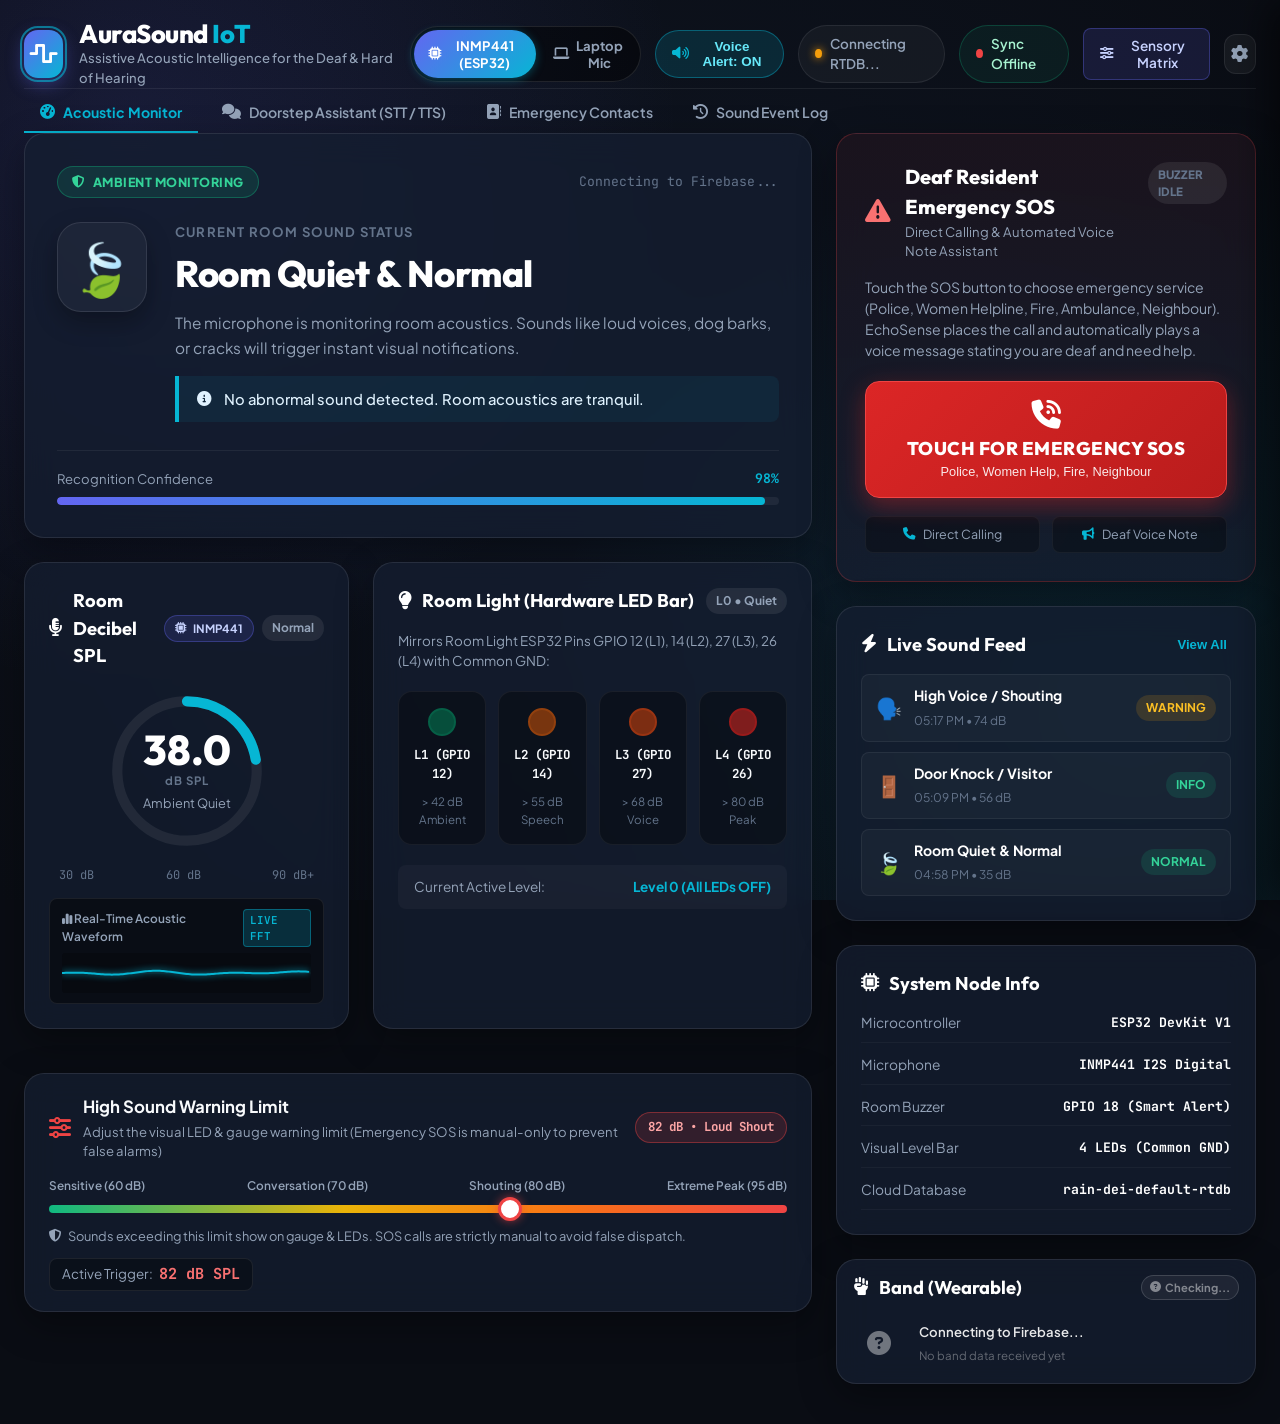
<file: web_portal/index.html>
<!DOCTYPE html>
<html lang="en">
<head>
  <meta charset="UTF-8">
  <meta name="viewport" content="width=device-width, initial-scale=1.0">
  <title>AuraSound IoT | Assistive Environmental Sound Intelligence for Deaf & Hard of Hearing</title>
  <meta name="description" content="Production IoT Acoustic Monitoring & Assistive Visual Alert System for Deaf and Hard of Hearing individuals. Real-time Firebase streaming, ESP32 4-LED mirroring, Visitor Speech Assistant, and Emergency SOS.">
  
  <!-- Modern Google Fonts -->
  <link rel="preconnect" href="https://fonts.googleapis.com">
  <link rel="preconnect" href="https://fonts.gstatic.com" crossorigin>
  <link href="https://fonts.googleapis.com/css2?family=Outfit:wght@300;400;500;600;700;800;900&family=Plus+Jakarta+Sans:wght@400;500;600;700;800&family=JetBrains+Mono:wght@400;600&display=swap" rel="stylesheet">
  
  <!-- Font Awesome Icons -->
  <link rel="stylesheet" href="https://cdnjs.cloudflare.com/ajax/libs/font-awesome/6.4.0/css/all.min.css">
  
  <!-- Main Stylesheet -->
  <link rel="stylesheet" href="styles.css">
</head>
<body>

  <!-- SILENT FULLSCREEN VISUAL STROBE ALERT (Accessible Peripheral Flashing) -->
  <div id="visualStrobeAlert" class="visual-strobe-overlay hidden" onclick="dismissStrobe()">
    <div class="strobe-inner">
      <div class="strobe-icon-wrapper" id="strobeIconContainer">
        <i id="strobeIcon" class="fa-solid fa-triangle-exclamation"></i>
      </div>
      <h1 id="strobeTitle">HIGH SOUND DETECTED</h1>
      <p id="strobeSubtitle">Intense acoustic vibration identified in the room.</p>
      <div class="strobe-badge" id="strobeBadge">CRITICAL ALERT</div>
      <button id="dismissStrobeBtn" class="strobe-dismiss-btn" onclick="dismissStrobe()">
        <i class="fa-solid fa-check"></i> Acknowledge & Dismiss Visual Flash
      </button>
      <span class="strobe-tap-hint"><i class="fa-solid fa-hand-pointer"></i> Tap anywhere on screen to dismiss</span>
    </div>
  </div>

  <div class="app-layout">
    <!-- TOP NAVIGATION HEADER -->
    <header class="app-header">
      <!-- Top Header Row -->
      <div class="top-nav-main">
        <div class="brand">
          <div class="brand-logo">
            <i class="fa-solid fa-wave-square"></i>
            <span class="logo-pulse"></span>
          </div>
          <div class="brand-info">
            <h1>AuraSound <span>IoT</span></h1>
            <p>Assistive Acoustic Intelligence for the Deaf & Hard of Hearing</p>
          </div>
        </div>

        <div class="header-actions">
          <!-- Audio Input Source Switch: INMP441 (ESP32) vs Laptop Mic -->
          <div class="mic-source-selector" id="micSourceSelector">
            <button class="mic-pill-btn active" id="btnSourceEsp32" onclick="setAudioSource('esp32')" title="Use Room INMP441 Digital Microphone via ESP32">
              <i class="fa-solid fa-microchip"></i> <span>INMP441 (ESP32)</span>
            </button>
            <button class="mic-pill-btn" id="btnSourceLaptop" onclick="setAudioSource('laptop')" title="Capture Room Sound Directly via Laptop Built-in Microphone">
              <i class="fa-solid fa-laptop"></i> <span>Laptop Mic</span>
            </button>
          </div>

          <!-- WebApp TTS Voice Alert Toggle -->
          <button class="status-pill toggle-pill active" id="btnVoiceAlertToggle" onclick="toggleTtsVoiceAlerts()" title="Toggle WebApp Audible Voice Warnings on Detection">
            <i class="fa-solid fa-volume-high" id="voiceToggleIcon"></i>
            <span id="voiceToggleText">Voice Alert: ON</span>
          </button>

          <!-- Hardware ESP32 Connection Pill -->
          <div class="status-pill" id="deviceStatusPill" title="Status of ESP32 Hardware Node">
            <span class="status-dot connecting" id="espStatusDot"></span>
            <span id="deviceStatusText">Connecting RTDB...</span>
          </div>

          <!-- Firebase Stream Pill -->
          <div class="status-pill firebase-pill" id="firebaseStatusPill" title="Firebase Realtime Database Live Stream">
            <span class="status-dot online"></span>
            <span id="firebaseStatusText">Firebase RTDB: Live</span>
          </div>

          <!-- Tiered Sensory Settings Modal Button -->
          <button id="openSensoryBtn" class="btn-nav-action" onclick="toggleSensoryModal()" title="Sensory Matrix & Alert Preferences">
            <i class="fa-solid fa-sliders"></i> <span>Sensory Matrix</span>
          </button>

          <!-- Configuration Drawer Button -->
          <button id="openConfigBtn" class="btn-icon" onclick="toggleConfigDrawer()" title="Firebase Project Settings">
            <i class="fa-solid fa-gear"></i>
          </button>
        </div>
      </div>

      <!-- Compact Integrated Navigation Tabs (Zero Disconnected Gap) -->
      <nav class="portal-tabs">
        <button class="tab-btn active" onclick="switchPortalTab('dashboard')" id="tab-btn-dashboard">
          <i class="fa-solid fa-gauge-high"></i> Acoustic Monitor
        </button>
        <button class="tab-btn" onclick="switchPortalTab('visitor')" id="tab-btn-visitor">
          <i class="fa-solid fa-comments"></i> Doorstep Assistant (STT / TTS)
        </button>
        <button class="tab-btn" onclick="switchPortalTab('contacts')" id="tab-btn-contacts">
          <i class="fa-solid fa-address-book"></i> Emergency Contacts
        </button>
        <button class="tab-btn" onclick="switchPortalTab('history')" id="tab-btn-history">
          <i class="fa-solid fa-clock-rotate-left"></i> Sound Event Log
        </button>
      </nav>
    </header>

    <!-- AUTOMATIC EMERGENCY WHATSAPP DISPATCH HUD / BANNER -->
    <div id="emergencyDispatchToast" class="emergency-toast-hud hidden">
      <div class="toast-left">
        <div class="toast-icon-pulse"><i class="fa-solid fa-triangle-exclamation"></i></div>
        <div class="toast-info">
          <strong>🚨 CRITICAL SOUND DETECTED & AUTOMATIC WHATSAPP ALERT DISPATCHED</strong>
          <p id="dispatchToastSummary">Emergency message with last 5 acoustic logs sent to saved contacts. Room buzzer & LEDs active.</p>
        </div>
      </div>
      <div class="toast-actions" id="toastContactButtons"></div>
      <button class="toast-dismiss" onclick="dismissEmergencyToast()" title="Dismiss Alert"><i class="fa-solid fa-xmark"></i></button>
    </div>

    <!-- MAIN PORTAL CONTENT -->
    <main class="dashboard-content">

      <!-- ================================================================= -->
      <!-- TAB 1: DASHBOARD & ACOUSTIC MONITOR -->
      <!-- ================================================================= -->
      <div id="tab-content-dashboard" class="tab-view active">
        <div class="dashboard-grid">
          
          <!-- LEFT COLUMN: PRIMARY SOUND MONITORING & HERO ALERT -->
          <section class="col-primary">
            
            <!-- HERO SOUND CLASSIFICATION CARD -->
            <div class="hero-card glass-panel" id="heroAlertCard">
              <div class="card-glow" id="heroCardGlow"></div>
              <div class="hero-top">
                <span class="badge-accent normal" id="alertSeverityBadge">
                  <i class="fa-solid fa-shield-halved"></i> AMBIENT MONITORING
                </span>
                <span class="timestamp-tag" id="lastDetectionTime">Connecting to Firebase...</span>
              </div>

              <div class="hero-body">
                <div class="hero-icon-box" id="heroIconBox">
                  <span id="heroSoundEmoji">🍃</span>
                </div>
                <div class="hero-details">
                  <span class="hero-sub">Current Room Sound Status</span>
                  <h2 id="heroSoundTitle">Room Quiet & Normal</h2>
                  <p id="heroSoundDescription">The microphone is monitoring room acoustics. Sounds like loud voices, dog barks, or cracks will trigger instant visual notifications.</p>
                  
                  <!-- Immediate Accessible Visual Action Cue -->
                  <div class="action-cue" id="actionCueBox">
                    <i class="fa-solid fa-circle-info"></i>
                    <span id="heroActionCue">No abnormal sound detected. Room acoustics are tranquil.</span>
                  </div>
                </div>
              </div>

              <!-- Real-time Classification Confidence Bar -->
              <div class="confidence-container">
                <div class="conf-labels">
                  <span>Recognition Confidence</span>
                  <strong id="confidenceVal">98%</strong>
                </div>
                <div class="conf-progress-track">
                  <div class="conf-progress-fill" id="confidenceBar" style="width: 98%;"></div>
                </div>
              </div>
            </div>

            <!-- LIVE DECIBEL GAUGE & 4-LED HARDWARE MIRROR -->
            <div class="metrics-row">
              
              <!-- Circular Decibel VU Meter -->
              <div class="metric-card glass-panel decibel-gauge-card">
                <div class="card-header-compact">
                  <h3><i class="fa-solid fa-microphone-lines"></i> Room Decibel SPL</h3>
                  <div class="card-header-badges">
                    <span class="chip-source" id="activeMicSourceBadge"><i class="fa-solid fa-microchip"></i> INMP441</span>
                    <span class="chip-status" id="dbStatusChip">Normal</span>
                  </div>
                </div>
                <div class="gauge-wrapper">
                  <svg class="gauge-svg" viewBox="0 0 200 200">
                    <circle class="gauge-bg" cx="100" cy="100" r="82"></circle>
                    <circle class="gauge-fill" id="gaugeCircleFill" cx="100" cy="100" r="82"></circle>
                  </svg>
                  <div class="gauge-readout">
                    <span class="gauge-number" id="decibelVal">38.0</span>
                    <span class="gauge-unit">dB SPL</span>
                    <span class="gauge-context" id="decibelContext">Ambient Quiet</span>
                  </div>
                </div>
                <div class="gauge-scale">
                  <span>30 dB</span>
                  <span>60 dB</span>
                  <span>90 dB+</span>
                </div>

                <!-- Live Acoustic Waveform Oscilloscope -->
                <div class="oscilloscope-container">
                  <div class="osc-header">
                    <span><i class="fa-solid fa-chart-simple"></i> Real-Time Acoustic Waveform</span>
                    <span class="live-tag">LIVE FFT</span>
                  </div>
                  <canvas id="liveOscilloscope" width="280" height="40"></canvas>
                </div>
              </div>

              <!-- Hardware 4-LED Sound Level Bar (Common Cathode Mirror) -->
              <div class="metric-card glass-panel led-mirror-card">
                <div class="card-header-compact">
                  <h3><i class="fa-solid fa-lightbulb"></i> Room Light (Hardware LED Bar)</h3>
                  <span class="chip-status" id="ledStatusChip">L0 • Quiet</span>
                </div>
                <p class="section-hint">Mirrors Room Light ESP32 Pins GPIO 12 (L1), 14 (L2), 27 (L3), 26 (L4) with Common GND:</p>

                <div class="led-bar-visual">
                  <div class="led-unit" id="virtualLed1">
                    <div class="led-bulb bulb-green"></div>
                    <span class="led-pin">L1 (GPIO 12)</span>
                    <span class="led-desc">&gt; 42 dB Ambient</span>
                  </div>

                  <div class="led-unit" id="virtualLed2">
                    <div class="led-bulb bulb-yellow"></div>
                    <span class="led-pin">L2 (GPIO 14)</span>
                    <span class="led-desc">&gt; 55 dB Speech</span>
                  </div>

                  <div class="led-unit" id="virtualLed3">
                    <div class="led-bulb bulb-orange"></div>
                    <span class="led-pin">L3 (GPIO 27)</span>
                    <span class="led-desc">&gt; 68 dB Voice</span>
                  </div>

                  <div class="led-unit" id="virtualLed4">
                    <div class="led-bulb bulb-red"></div>
                    <span class="led-pin">L4 (GPIO 26)</span>
                    <span class="led-desc">&gt; 80 dB Peak</span>
                  </div>
                </div>

                <div class="led-summary-bar">
                  <span>Current Active Level:</span>
                  <strong id="activeLevelTxt">Level 0 (All LEDs OFF)</strong>
                </div>
              </div>
            </div>

            <!-- ADJUSTABLE CRITICAL / DANGER AUDIO LIMIT SLIDER -->
            <div class="glass-panel threshold-control-card">
              <div class="threshold-header">
                <div class="threshold-title">
                  <i class="fa-solid fa-sliders color-red"></i>
                  <div>
                    <h3>High Sound Warning Limit</h3>
                    <p>Adjust the visual LED & gauge warning limit (Emergency SOS is manual-only to prevent false alarms)</p>
                  </div>
                </div>
                <span class="threshold-chip" id="thresholdDisplayChip">82 dB • Default</span>
              </div>

              <div class="slider-container">
                <div class="slider-scale-labels">
                  <span>Sensitive (60 dB)</span>
                  <span>Conversation (70 dB)</span>
                  <span>Shouting (80 dB)</span>
                  <span>Extreme Peak (95 dB)</span>
                </div>
                <input type="range" id="criticalDbSlider" min="60" max="95" step="1" value="82" class="styled-range-slider" oninput="onCriticalThresholdChange(this.value)">
                <div class="slider-status-row">
                  <span class="slider-hint"><i class="fa-solid fa-shield-halved color-cyan"></i> Sounds exceeding this limit show on gauge & LEDs. SOS calls are strictly manual to avoid false dispatch.</span>
                  <div class="slider-val-badge">
                    <span>Active Trigger:</span>
                    <strong id="sliderValueText">82 dB SPL</strong>
                  </div>
                </div>
              </div>
            </div>

          </section>

          <!-- RIGHT COLUMN: EMERGENCY SOS & QUICK ACTIONS -->
          <section class="col-secondary">
            
            <!-- EMERGENCY SOS BUZZER CONTROLLER -->
            <div class="sos-card glass-panel">
              <div class="sos-glow"></div>
              <div class="sos-header">
                <div class="sos-title-wrap">
                  <i class="fa-solid fa-triangle-exclamation color-red"></i>
                  <div>
                    <h3>Deaf Resident Emergency SOS</h3>
                    <p>Direct Calling & Automated Voice Note Assistant</p>
                  </div>
                </div>
                <span class="buzzer-state-badge idle" id="buzzerStateBadge">BUZZER IDLE</span>
              </div>

              <p class="sos-desc">Touch the SOS button to choose emergency service (Police, Women Helpline, Fire, Ambulance, Neighbour). EchoSense places the call and automatically plays a voice message stating you are deaf and need help.</p>

              <!-- SOS Panic Button -->
              <button id="triggerSosBtn" class="btn-sos-main" onclick="openEmergencyCategoryModal()">
                <div class="btn-sos-content">
                  <i class="fa-solid fa-phone-volume"></i>
                  <span id="sosBtnText">TOUCH FOR EMERGENCY SOS</span>
                  <small id="sosBtnSub">Police, Women Help, Fire, Neighbour</small>
                </div>
              </button>

              <!-- Silence Button -->
              <button id="silenceSosBtn" class="btn-silence hidden" onclick="silenceEmergencyBuzzer()">
                <i class="fa-solid fa-volume-xmark"></i> Silence Room Buzzer Immediately
              </button>

              <div class="sos-features-row">
                <div class="sos-feature-pill">
                  <i class="fa-solid fa-phone"></i> Direct Calling
                </div>
                <div class="sos-feature-pill">
                  <i class="fa-solid fa-bullhorn"></i> Deaf Voice Note
                </div>
              </div>
            </div>

            <!-- RECENT REALTIME EVENT FEED PREVIEW -->
            <div class="glass-panel recent-events-panel">
              <div class="card-header-compact">
                <h3><i class="fa-solid fa-bolt"></i> Live Sound Feed</h3>
                <button class="link-btn" onclick="switchPortalTab('history')">View All</button>
              </div>
              <div class="mini-event-feed" id="miniEventFeed">
                <div class="empty-feed">Listening for room acoustic events...</div>
              </div>
            </div>

            <!-- SYSTEM HARDWARE STATUS SUMMARY -->
            <div class="glass-panel system-summary-panel">
              <div class="card-header-compact">
                <h3><i class="fa-solid fa-microchip"></i> System Node Info</h3>
              </div>
              <div class="info-table">
                <div class="info-row">
                  <span>Microcontroller</span>
                  <strong>ESP32 DevKit V1</strong>
                </div>
                <div class="info-row">
                  <span>Microphone</span>
                  <strong>INMP441 I2S Digital</strong>
                </div>
                <div class="info-row">
                  <span>Room Buzzer</span>
                  <strong>GPIO 18 (Smart Alert)</strong>
                </div>
                <div class="info-row">
                  <span>Visual Level Bar</span>
                  <strong>4 LEDs (Common GND)</strong>
                </div>
                <div class="info-row">
                  <span>Cloud Database</span>
                  <strong id="connectedDbName">rain-dei-default-rtdb</strong>
                </div>
              </div>
            </div>

            <!-- BAND STATUS CARD (Auto-updated from Firebase /band) -->
            <div class="glass-panel band-status-panel" id="bandStatusPanel">
              <div class="card-header-compact">
                <h3><i class="fa-solid fa-hand-fist"></i> Band (Wearable)</h3>
                <span class="band-status-badge checking" id="bandStatusBadge">
                  <i class="fa-solid fa-circle-question"></i> Checking...
                </span>
              </div>
              <div class="band-status-body">
                <div class="band-icon-wrap" id="bandIconWrap">
                  <i class="fa-solid fa-circle-question band-icon-unknown" id="bandStatusIcon"></i>
                </div>
                <div class="band-info">
                  <div class="band-state-text" id="bandStateText">Connecting to Firebase...</div>
                  <div class="band-battery-wrap hidden" id="bandBatteryWrap">
                    <div class="band-battery-row">
                      <i class="fa-solid fa-battery-three-quarters" id="bandBatteryIcon"></i>
                      <span id="bandBatteryText">Battery: --%</span>
                    </div>
                    <div class="battery-bar-track">
                      <div class="battery-bar-fill" id="bandBatteryBar" style="width: 0%"></div>
                    </div>
                  </div>
                  <div class="band-last-update" id="bandLastUpdate">No band data received yet</div>
                </div>
              </div>
            </div>

          </section>

        </div>
      </div>

      <!-- ================================================================= -->
      <!-- TAB 2: DOORSTEP VISITOR ASSISTANT (EchoSense STT & TTS Feature) -->
      <!-- ================================================================= -->
      <div id="tab-content-visitor" class="tab-view">
        <div class="visitor-assistant-layout">
          
          <!-- LEFT: LIVE SPEECH TO TEXT FOR VISITORS -->
          <div class="glass-panel stt-card">
            <div class="card-header-compact">
              <h3><i class="fa-solid fa-ear-listen color-blue"></i> Live Doorstep Speech-to-Text Captions</h3>
              <span class="stt-badge" id="sttStatusBadge"><i class="fa-solid fa-microphone-slash"></i> Mic Off</span>
            </div>
            <p class="section-hint">When someone is at your door, activate the listener so their spoken words appear as live text on your screen in real time:</p>

            <!-- Transcription Display -->
            <div class="stt-transcript-box" id="sttTranscriptBox">
              <p class="placeholder-caption">Tap "Start Listening to Visitor" below. When the visitor speaks, live captions will appear here immediately.</p>
            </div>

            <div class="stt-controls">
              <button id="startSttBtn" class="btn-action primary" onclick="toggleSttRecognition()">
                <i class="fa-solid fa-microphone"></i> <span id="sttBtnLabel">Start Listening to Visitor</span>
              </button>
              <button class="btn-action secondary" onclick="clearSttTranscript()">
                <i class="fa-solid fa-eraser"></i> Clear Captions
              </button>
            </div>
          </div>

          <!-- RIGHT: TEXT TO SPEECH REPLIES FOR DEAF USER -->
          <div class="glass-panel tts-card">
            <div class="card-header-compact">
              <h3><i class="fa-solid fa-bullhorn color-pink"></i> 1-Tap Text-to-Speech Voice Responses</h3>
              <span class="chip-status">Speaks to Visitor</span>
            </div>
            <p class="section-hint">Tap any quick response to have your device speak aloud clearly to the person at the door:</p>

            <!-- Quick Canned Replies -->
            <div class="canned-replies-grid">
              <button class="canned-btn" onclick="speakQuickReply('Please leave the package at the door, thank you!')">
                <i class="fa-solid fa-box"></i> "Please leave the package at the door."
              </button>
              <button class="canned-btn" onclick="speakQuickReply('I am deaf. Please text me on WhatsApp or ring again.')">
                <i class="fa-solid fa-hands-asl-interpreting"></i> "I am deaf, please text me."
              </button>
              <button class="canned-btn" onclick="speakQuickReply('Just a moment, I am coming to the door right now!')">
                <i class="fa-solid fa-person-walking"></i> "Coming to the door in 1 minute!"
              </button>
              <button class="canned-btn" onclick="speakQuickReply('Who is it, and what is this regarding please?')">
                <i class="fa-solid fa-circle-question"></i> "Who is it please?"
              </button>
              <button class="canned-btn" onclick="speakQuickReply('Not interested right now, thank you!')">
                <i class="fa-solid fa-hand"></i> "Not interested, thank you."
              </button>
              <button class="canned-btn" onclick="speakQuickReply('Please wait, calling my family member.')">
                <i class="fa-solid fa-phone"></i> "Please wait, calling someone."
              </button>
            </div>

            <!-- Custom Type and Speak -->
            <div class="custom-tts-box">
              <label for="customTtsInput">Or type custom message to speak aloud:</label>
              <div class="custom-tts-input-row">
                <input type="text" id="customTtsInput" placeholder="Type message for visitor..." onkeydown="if(event.key==='Enter') speakCustomText()">
                <button class="btn-action primary" onclick="speakCustomText()">
                  <i class="fa-solid fa-volume-high"></i> Speak
                </button>
              </div>
            </div>
          </div>

        </div>
      </div>

      <!-- ================================================================= -->
      <!-- TAB 3: EMERGENCY CONTACTS & DISPATCH (EchoSense Feature) -->
      <!-- ================================================================= -->
      <div id="tab-content-contacts" class="tab-view">
        <div class="contacts-page-layout">
          
          <div class="glass-panel contacts-list-card">
            <div class="card-header-compact">
              <h3><i class="fa-solid fa-users-gear color-orange"></i> Trusted Emergency Contacts</h3>
              <button class="btn-action secondary" onclick="toggleAddContactForm()">
                <i class="fa-solid fa-user-plus"></i> Add Contact
              </button>
            </div>
            <p class="section-hint">Direct 1-tap alerts configured for your immediate family, hostel warden, caregiver, or medical responder:</p>

            <!-- Add Contact Form -->
            <div class="add-contact-box hidden" id="addContactBox">
              <h4>Add New Emergency Contact</h4>
              <div class="contact-inputs-grid">
                <input type="text" id="newContactName" placeholder="Full Name (e.g. Mom, Roommate, Warden)">
                <input type="text" id="newContactRole" placeholder="Relationship / Role (e.g. Caregiver)">
                <input type="tel" id="newContactPhone" placeholder="Phone with Country Code (e.g. +919876543210)">
              </div>
              <div class="contact-form-actions">
                <button class="btn-action primary" onclick="saveNewContact()">Save Contact</button>
                <button class="btn-action secondary" onclick="toggleAddContactForm()">Cancel</button>
              </div>
            </div>

            <!-- Contacts Cards Grid -->
            <div class="contacts-grid" id="contactsGrid">
              <!-- Dynamically rendered -->
            </div>
          </div>

          <!-- SOS Broadcast Preview -->
          <div class="glass-panel broadcast-preview-card">
            <div class="card-header-compact">
              <h3><i class="fa-solid fa-paper-plane color-red"></i> Quick Emergency Dispatch</h3>
            </div>
            <p class="section-hint">Instantly sends WhatsApp / SMS message to all saved contacts with current status:</p>
            
            <div class="message-preview-box">
              <strong>Emergency Message Template:</strong>
              <p id="sosMessageTemplate">🚨 EMERGENCY ALERT: AuraSound Assistive System in Room triggered! I am deaf/hard of hearing and need immediate assistance. Please check on me or call emergency services.</p>
            </div>

            <button class="btn-whatsapp-broadcast" onclick="broadcastWhatsAppAlert()">
              <i class="fa-brands fa-whatsapp"></i> Send Instant WhatsApp Alert to Contact
            </button>
          </div>

        </div>
      </div>

      <!-- ================================================================= -->
      <!-- TAB 4: SOUND EVENT LOG (Realtime Firebase /sound_events) -->
      <!-- ================================================================= -->
      <div id="tab-content-history" class="tab-view">
        <div class="glass-panel history-full-card">
          <div class="card-header-compact">
            <div>
              <h3><i class="fa-solid fa-list-check"></i> Historical Acoustic Events</h3>
              <p class="section-hint">Real-time event feed logged in Firebase Realtime Database node <code>/sound_events</code></p>
            </div>
            <div class="history-actions">
              <div class="filter-pills">
                <button class="filter-pill active" onclick="filterHistory('ALL')">All</button>
                <button class="filter-pill" onclick="filterHistory('CRITICAL')">Critical</button>
                <button class="filter-pill" onclick="filterHistory('WARNING')">Warnings</button>
                <button class="filter-pill" onclick="filterHistory('INFO')">Visitors</button>
              </div>
              <button class="btn-action secondary" onclick="clearEventHistory()">
                <i class="fa-solid fa-trash-can"></i> Clear
              </button>
            </div>
          </div>

          <!-- Full Event List Table -->
          <div class="events-table-wrapper">
            <table class="events-table">
              <thead>
                <tr>
                  <th>Time</th>
                  <th>Sound Classification</th>
                  <th>Severity</th>
                  <th>Decibels</th>
                  <th>Action / Description</th>
                </tr>
              </thead>
              <tbody id="fullEventsTbody">
                <tr>
                  <td colspan="5" class="empty-state">No past sound events recorded yet.</td>
                </tr>
              </tbody>
            </table>
          </div>
        </div>
      </div>

    </main>
  </div>

  <!-- ===================================================================== -->
  <!-- SENSORY MATRIX MODAL (Prevent Sensory Overload - EchoSense Feature) -->
  <!-- ===================================================================== -->
  <div id="sensoryModal" class="modal-overlay hidden">
    <div class="modal-box modal-wide">
      <div class="modal-header">
        <div class="logo-circle purple-glow"><i class="fa-solid fa-sliders"></i></div>
        <div>
          <h2>Smart Sensory & Tiered Alert Matrix</h2>
          <p>Prevent sensory overload & customize visual signals per sound tier</p>
        </div>
        <button class="close-modal-btn" onclick="toggleSensoryModal()"><i class="fa-solid fa-xmark"></i></button>
      </div>

      <div class="sensory-modal-body">
        
        <!-- TIER 1: EMERGENCY (FIRE / SIREN) -->
        <div class="tier-card tier-emergency">
          <div class="tier-top">
            <span class="tier-badge red-badge">TIER 1: CRITICAL EMERGENCY</span>
            <strong>Fire / Smoke Siren (🚨)</strong>
          </div>
          <div class="tier-content">
            <p>Life Safety: Web (Strobe) + Band (Vibration) + Room Light (LED) + Room Buzzer are locked ON for survival protection.</p>
            <span class="locked-pill"><i class="fa-solid fa-lock"></i> LOCKED ACTIVE FOR SAFETY</span>
          </div>
        </div>

        <!-- TIER 2: SAFETY & DISTRESS (GLASS CRACK / BABY CRY) -->
        <div class="tier-card">
          <div class="tier-top">
            <span class="tier-badge orange-badge">TIER 2: SAFETY & DISTRESS</span>
            <strong>Glass Shatter (💥) / Baby Crying (👶)</strong>
          </div>
          <div class="tier-toggles">
            <label class="toggle-item">
              <input type="checkbox" id="pref-tier2-strobe" checked onchange="saveSensoryPreferences()">
              <span><i class="fa-solid fa-desktop color-cyan"></i> Web (Screen Flash)</span>
            </label>
            <label class="toggle-item">
              <input type="checkbox" id="pref-tier2-vibe" checked onchange="saveSensoryPreferences()">
              <span><i class="fa-solid fa-clock color-orange"></i> Band (Vibration)</span>
            </label>
            <label class="toggle-item">
              <input type="checkbox" id="pref-tier2-led" checked onchange="saveSensoryPreferences()">
              <span><i class="fa-solid fa-lightbulb color-yellow"></i> Room Light</span>
            </label>
          </div>
        </div>

        <!-- TIER 3: VISITORS & DOORWAY (DOORBELL / KNOCK / DOG BARK) -->
        <div class="tier-card">
          <div class="tier-top">
            <span class="tier-badge blue-badge">TIER 3: VISITORS & PETS</span>
            <strong>Doorbell (🔔) / Door Knock (🚪) / Dog Bark (🐕)</strong>
          </div>
          <div class="tier-toggles">
            <label class="toggle-item">
              <input type="checkbox" id="pref-tier3-strobe" onchange="saveSensoryPreferences()">
              <span><i class="fa-solid fa-desktop color-cyan"></i> Web (Screen Flash)</span>
            </label>
            <label class="toggle-item">
              <input type="checkbox" id="pref-tier3-vibe" checked onchange="saveSensoryPreferences()">
              <span><i class="fa-solid fa-clock color-orange"></i> Band (Vibration)</span>
            </label>
            <label class="toggle-item">
              <input type="checkbox" id="pref-tier3-led" checked onchange="saveSensoryPreferences()">
              <span><i class="fa-solid fa-lightbulb color-yellow"></i> Room Light</span>
            </label>
          </div>
        </div>

        <!-- TIER 4: HUMAN SPEECH (HIGH VOICE / SHOUTING) -->
        <div class="tier-card">
          <div class="tier-top">
            <span class="tier-badge purple-badge">TIER 4: HUMAN SPEECH</span>
            <strong>High Voice / Shouting (🗣️)</strong>
          </div>
          <div class="tier-toggles">
            <label class="toggle-item">
              <input type="checkbox" id="pref-tier4-strobe" onchange="saveSensoryPreferences()">
              <span><i class="fa-solid fa-desktop color-cyan"></i> Web (Screen Flash)</span>
            </label>
            <label class="toggle-item">
              <input type="checkbox" id="pref-tier4-vibe" onchange="saveSensoryPreferences()">
              <span><i class="fa-solid fa-clock color-orange"></i> Band (Vibration)</span>
            </label>
            <label class="toggle-item">
              <input type="checkbox" id="pref-tier4-led" checked onchange="saveSensoryPreferences()">
              <span><i class="fa-solid fa-lightbulb color-yellow"></i> Room Light</span>
            </label>
          </div>
        </div>

      </div>

      <div class="modal-footer">
        <button class="btn-action primary" onclick="toggleSensoryModal()">Save & Close Preferences</button>
      </div>
    </div>
  </div>

  <!-- ===================================================================== -->
  <!-- FIREBASE CONFIGURATION DRAWER -->
  <!-- ===================================================================== -->
  <div id="configDrawer" class="config-drawer hidden">
    <div class="drawer-header">
      <div class="drawer-title">
        <i class="fa-solid fa-fire-flame-curved"></i>
        <h3>Firebase Realtime DB Configuration</h3>
      </div>
      <button class="close-drawer-btn" onclick="toggleConfigDrawer()"><i class="fa-solid fa-xmark"></i></button>
    </div>

    <div class="drawer-body">
      <p class="drawer-intro">Connected directly to your Google Firebase Realtime Database for instantaneous zero-latency updates.</p>

      <div class="form-group">
        <label for="firebaseUrlInput">Firebase Realtime Database URL</label>
        <input type="url" id="firebaseUrlInput" value="https://rain-dei-default-rtdb.firebaseio.com">
        <small class="field-hint">e.g. <code>https://rain-dei-default-rtdb.firebaseio.com</code></small>
      </div>

      <div class="form-group">
        <label for="firebaseAuthInput">Database Secret / Auth Token</label>
        <input type="text" id="firebaseAuthInput" value="xxeSyW61RLsqJLy9O9pXmHr9RK5NR8Yo7cka2W0G">
        <small class="field-hint">Stored securely in your local browser storage</small>
      </div>

      <div class="drawer-actions">
        <button class="btn-action primary" onclick="saveFirebaseConfig()">
          <i class="fa-solid fa-floppy-disk"></i> Save & Reconnect
        </button>
        <button class="btn-action secondary" onclick="testFirebaseConnection()">
          <i class="fa-solid fa-vial"></i> Test Ping
        </button>
      </div>

      <div class="test-result-box hidden" id="configTestResult"></div>

      <div class="drawer-schema-info">
        <h4>Database Active Nodes:</h4>
        <ul>
          <li><code>/live_telemetry</code>: Decibels, LED Level, Online Status</li>
          <li><code>/latest_sound_classification</code>: AI Recognized Sound</li>
          <li><code>/sound_events</code>: Historical Sound Feed</li>
          <li><code>/sos_alert</code>: Room Buzzer Trigger (GPIO 18)</li>
        </ul>
      </div>
    </div>
  </div>

  <!-- ===================================================================== -->
  <!-- EMERGENCY SERVICES & DIRECT WHATSAPP ASSISTANT MODAL -->
  <!-- ===================================================================== -->
  <div id="emergencyCategoryModal" class="modal-overlay hidden" onclick="if(event.target === this) closeEmergencyCategoryModal()">
    <div class="category-modal-card glass-panel">
      <div class="modal-header">
        <div class="modal-title-wrap">
          <i class="fa-solid fa-triangle-exclamation color-red"></i>
          <div>
            <h3>Emergency Assistance (Direct WhatsApp Alert Mode)</h3>
            <p>Instant emergency distress message with room address sent to contacts & room buzzer</p>
          </div>
        </div>
        <button class="close-modal-btn" onclick="closeEmergencyCategoryModal()"><i class="fa-solid fa-xmark"></i></button>
      </div>

      <!-- Resident Address & Location Bar -->
      <div class="resident-location-bar">
        <div class="location-info">
          <i class="fa-solid fa-location-dot color-cyan"></i>
          <div>
            <small>Dispatch Address (Included in WhatsApp Alert):</small>
            <strong id="displayResidentAddress">Hostel Block B, Room 204</strong>
          </div>
        </div>
        <button class="btn-edit-address" onclick="toggleEditAddress()"><i class="fa-solid fa-pen-to-square"></i> Edit</button>
      </div>

      <div id="addressEditBox" class="address-edit-box hidden">
        <input type="text" id="residentAddressInput" value="Hostel Block B, Room 204" placeholder="Enter your full hostel/apartment address">
        <button class="btn-save-address" onclick="saveResidentAddress()"><i class="fa-solid fa-check"></i> Save</button>
      </div>

      <p class="modal-instruction">Touch an emergency service below to instantly alert all saved contacts with your exact room location and trigger the ESP32 buzzer:</p>

      <!-- 5 Categories Grid -->
      <div class="emergency-categories-grid">
        <!-- 1. POLICE EMERGENCY -->
        <button class="emergency-cat-card cat-police" onclick="triggerCategoryCall('police')">
          <div class="cat-icon-wrap"><i class="fa-solid fa-shield-halved"></i></div>
          <div class="cat-details">
            <div class="cat-title-row">
              <strong>Police Emergency</strong>
              <span class="cat-dial-badge"><i class="fa-solid fa-phone"></i> Call 112 / 100</span>
            </div>
            <p>Direct phone call to Police Control Room (112) for immediate law enforcement assistance.</p>
          </div>
          <i class="fa-solid fa-chevron-right cat-arrow"></i>
        </button>

        <!-- 2. WOMEN HELPLINE -->
        <button class="emergency-cat-card cat-women" onclick="triggerCategoryCall('women')">
          <div class="cat-icon-wrap"><i class="fa-solid fa-person-dress"></i></div>
          <div class="cat-details">
            <div class="cat-title-row">
              <strong>Women Helpline & Safety</strong>
              <span class="cat-dial-badge"><i class="fa-solid fa-phone"></i> Call 1091 / 181</span>
            </div>
            <p>Direct safety distress call to Women Safety Helpline (1091).</p>
          </div>
          <i class="fa-solid fa-chevron-right cat-arrow"></i>
        </button>

        <!-- 3. FIRE BRIGADE -->
        <button class="emergency-cat-card cat-fire" onclick="triggerCategoryCall('fire')">
          <div class="cat-icon-wrap"><i class="fa-solid fa-fire-extinguisher"></i></div>
          <div class="cat-details">
            <div class="cat-title-row">
              <strong>Fire Brigade</strong>
              <span class="cat-dial-badge"><i class="fa-solid fa-phone"></i> Call 101</span>
            </div>
            <p>Direct fire emergency call to Fire Station Control (101).</p>
          </div>
          <i class="fa-solid fa-chevron-right cat-arrow"></i>
        </button>

        <!-- 4. MEDICAL AMBULANCE -->
        <button class="emergency-cat-card cat-ambulance" onclick="triggerCategoryCall('ambulance')">
          <div class="cat-icon-wrap"><i class="fa-solid fa-truck-medical"></i></div>
          <div class="cat-details">
            <div class="cat-title-row">
              <strong>Ambulance / Medical</strong>
              <span class="cat-dial-badge"><i class="fa-solid fa-phone"></i> Call 108 / 102</span>
            </div>
            <p>Direct ambulance emergency call to Medical Emergency Dispatch (108).</p>
          </div>
          <i class="fa-solid fa-chevron-right cat-arrow"></i>
        </button>

        <!-- 5. NEIGHBOUR / TRUSTED CONTACT -->
        <button class="emergency-cat-card cat-neighbour" onclick="triggerCategoryCall('neighbour')">
          <div class="cat-icon-wrap"><i class="fa-solid fa-house-user"></i></div>
          <div class="cat-details">
            <div class="cat-title-row">
              <strong>Neighbour / Trusted Contact</strong>
              <span class="cat-dial-badge badge-combo" id="neighbourContactDisplayBadge"><i class="fa-brands fa-whatsapp"></i> Direct Msg to Contacts</span>
            </div>
            <p>Immediately opens WhatsApp emergency distress alert for sonam & dispatches to saved contacts.</p>
          </div>
          <i class="fa-solid fa-chevron-right cat-arrow"></i>
        </button>
      </div>

      <div class="modal-footer-note">
        <i class="fa-solid fa-circle-info"></i> Direct WhatsApp messaging is active. Call integration can be connected in the native mobile app.
      </div>
    </div>
  </div>

  <!-- ===================================================================== -->
  <!-- ACTIVE CALL ASSISTANCE HUD MODAL -->
  <!-- ===================================================================== -->
  <div id="activeCallHudModal" class="modal-overlay hidden">
    <div class="active-call-card glass-panel">
      <div class="active-call-header">
        <div class="call-pulse-circle">
          <i class="fa-solid fa-phone-volume"></i>
        </div>
        <div>
          <span class="call-status-tag"><i class="fa-solid fa-phone"></i> OUTBOUND CALL INITIATED</span>
          <h3 id="activeCallRecipientLabel">Calling Police Emergency (112)</h3>
          <p id="activeCallSub">Call placed • Resident side is silent (Sound plays for responder)</p>
        </div>
      </div>

      <!-- Animated Voice Waveform Visualizer -->
      <div class="voice-wave-container">
        <div class="voice-wave-bar"></div>
        <div class="voice-wave-bar"></div>
        <div class="voice-wave-bar"></div>
        <div class="voice-wave-bar"></div>
        <div class="voice-wave-bar"></div>
        <div class="voice-wave-bar"></div>
        <div class="voice-wave-bar"></div>
      </div>

      <!-- Spoken Transcript Box -->
      <div class="spoken-transcript-card">
        <small><i class="fa-solid fa-headset"></i> Voice Message for Responder Upon Answering:</small>
        <p id="activeCallSpokenTranscript">
          "Emergency! This call is from a deaf resident who cannot speak on a voice call. Emergency assistance is urgently required at Hostel Block B, Room 204. Please dispatch immediate assistance!"
        </p>
      </div>

      <div class="active-call-actions">
        <button id="btnTransmitVoice" class="btn-repeat-voice" onclick="transmitVoiceNoteToSpeakerphone()">
          <i class="fa-solid fa-volume-high"></i> Play Voice into Speakerphone
        </button>
        <button class="btn-hangup-call" onclick="endEmergencyCall()">
          <i class="fa-solid fa-phone-slash"></i> End Call / Close HUD
        </button>
      </div>
    </div>
  </div>

  <!-- Main Portal Javascript -->
  <script src="app.js"></script>
</body>
</html>
</file>
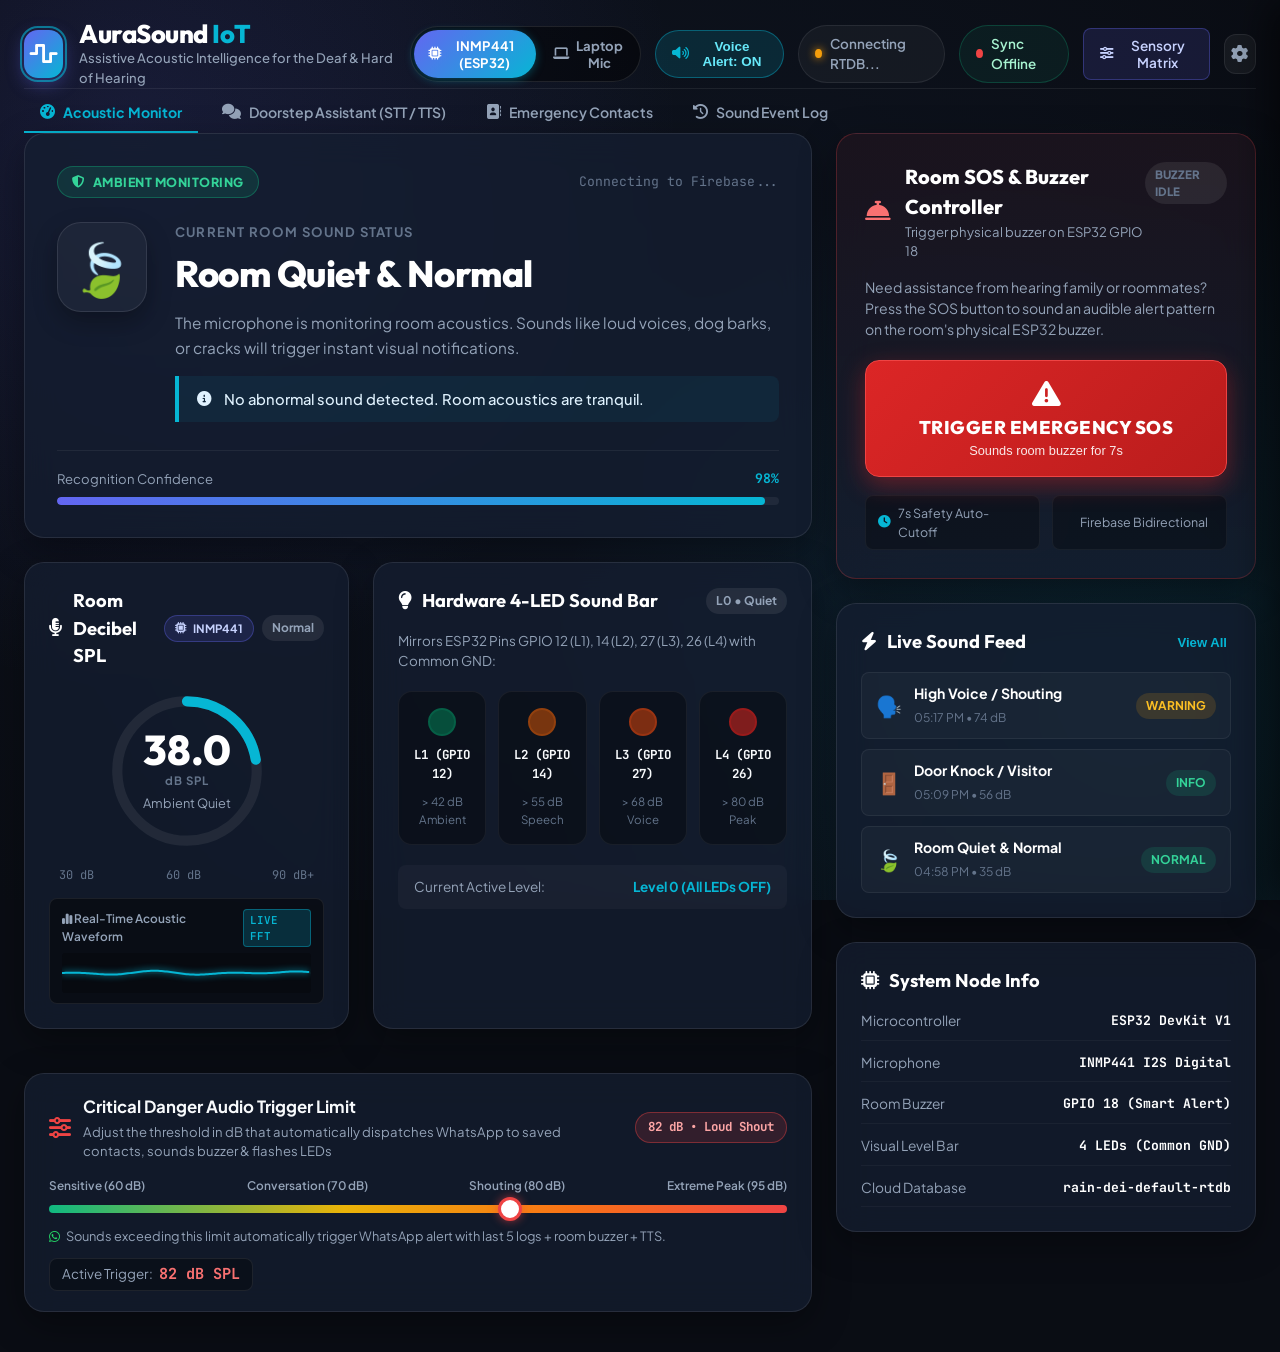
<file: EchoSense-Visual-Alert-System/web_portal/index.html>
<!DOCTYPE html>
<html lang="en">
<head>
  <meta charset="UTF-8">
  <meta name="viewport" content="width=device-width, initial-scale=1.0">
  <title>AuraSound IoT | Assistive Environmental Sound Intelligence for Deaf & Hard of Hearing</title>
  <meta name="description" content="Production IoT Acoustic Monitoring & Assistive Visual Alert System for Deaf and Hard of Hearing individuals. Real-time Firebase streaming, ESP32 4-LED mirroring, Visitor Speech Assistant, and Emergency SOS.">
  
  <!-- Modern Google Fonts -->
  <link rel="preconnect" href="https://fonts.googleapis.com">
  <link rel="preconnect" href="https://fonts.gstatic.com" crossorigin>
  <link href="https://fonts.googleapis.com/css2?family=Outfit:wght@300;400;500;600;700;800;900&family=Plus+Jakarta+Sans:wght@400;500;600;700;800&family=JetBrains+Mono:wght@400;600&display=swap" rel="stylesheet">
  
  <!-- Font Awesome Icons -->
  <link rel="stylesheet" href="https://cdnjs.cloudflare.com/ajax/libs/font-awesome/6.4.0/css/all.min.css">
  
  <!-- Main Stylesheet -->
  <link rel="stylesheet" href="styles.css">
</head>
<body>

  <!-- SILENT FULLSCREEN VISUAL STROBE ALERT (Accessible Peripheral Flashing) -->
  <div id="visualStrobeAlert" class="visual-strobe-overlay hidden" onclick="dismissStrobe()">
    <div class="strobe-inner">
      <div class="strobe-icon-wrapper" id="strobeIconContainer">
        <i id="strobeIcon" class="fa-solid fa-triangle-exclamation"></i>
      </div>
      <h1 id="strobeTitle">HIGH SOUND DETECTED</h1>
      <p id="strobeSubtitle">Intense acoustic vibration identified in the room.</p>
      <div class="strobe-badge" id="strobeBadge">CRITICAL ALERT</div>
      <button id="dismissStrobeBtn" class="strobe-dismiss-btn" onclick="dismissStrobe()">
        <i class="fa-solid fa-check"></i> Acknowledge & Dismiss Visual Flash
      </button>
      <span class="strobe-tap-hint"><i class="fa-solid fa-hand-pointer"></i> Tap anywhere on screen to dismiss</span>
    </div>
  </div>

  <div class="app-layout">
    <!-- TOP NAVIGATION HEADER -->
      <!-- Top Header Row -->
      <div class="top-nav-main">
        <div class="brand">
          <div class="brand-logo">
            <i class="fa-solid fa-wave-square"></i>
            <span class="logo-pulse"></span>
          </div>
          <div class="brand-info">
            <h1>AuraSound <span>IoT</span></h1>
            <p>Assistive Acoustic Intelligence for the Deaf & Hard of Hearing</p>
          </div>
        </div>

        <div class="header-actions">
          <!-- Audio Input Source Switch: INMP441 (ESP32) vs Laptop Mic -->
          <div class="mic-source-selector" id="micSourceSelector">
            <button class="mic-pill-btn active" id="btnSourceEsp32" onclick="setAudioSource('esp32')" title="Use Room INMP441 Digital Microphone via ESP32">
              <i class="fa-solid fa-microchip"></i> <span>INMP441 (ESP32)</span>
            </button>
            <button class="mic-pill-btn" id="btnSourceLaptop" onclick="setAudioSource('laptop')" title="Capture Room Sound Directly via Laptop Built-in Microphone">
              <i class="fa-solid fa-laptop"></i> <span>Laptop Mic</span>
            </button>
          </div>

          <!-- WebApp TTS Voice Alert Toggle -->
          <button class="status-pill toggle-pill active" id="btnVoiceAlertToggle" onclick="toggleTtsVoiceAlerts()" title="Toggle WebApp Audible Voice Warnings on Detection">
            <i class="fa-solid fa-volume-high" id="voiceToggleIcon"></i>
            <span id="voiceToggleText">Voice Alert: ON</span>
          </button>

          <!-- Hardware ESP32 Connection Pill -->
          <div class="status-pill" id="deviceStatusPill" title="Status of ESP32 Hardware Node">
            <span class="status-dot connecting" id="espStatusDot"></span>
            <span id="deviceStatusText">Connecting RTDB...</span>
          </div>

          <!-- Firebase Stream Pill -->
          <div class="status-pill firebase-pill" id="firebaseStatusPill" title="Firebase Realtime Database Live Stream">
            <span class="status-dot online"></span>
            <span id="firebaseStatusText">Firebase RTDB: Live</span>
          </div>

          <!-- Tiered Sensory Settings Modal Button -->
          <button id="openSensoryBtn" class="btn-nav-action" onclick="toggleSensoryModal()" title="Sensory Matrix & Alert Preferences">
            <i class="fa-solid fa-sliders"></i> <span>Sensory Matrix</span>
          </button>

          <!-- Configuration Drawer Button -->
          <button id="openConfigBtn" class="btn-icon" onclick="toggleConfigDrawer()" title="Firebase Project Settings">
            <i class="fa-solid fa-gear"></i>
          </button>
        </div>
      </div>

      <!-- Compact Integrated Navigation Tabs (Zero Disconnected Gap) -->
      <nav class="portal-tabs">
        <button class="tab-btn active" onclick="switchPortalTab('dashboard')" id="tab-btn-dashboard">
          <i class="fa-solid fa-gauge-high"></i> Acoustic Monitor
        </button>
        <button class="tab-btn" onclick="switchPortalTab('visitor')" id="tab-btn-visitor">
          <i class="fa-solid fa-comments"></i> Doorstep Assistant (STT / TTS)
        </button>
        <button class="tab-btn" onclick="switchPortalTab('contacts')" id="tab-btn-contacts">
          <i class="fa-solid fa-address-book"></i> Emergency Contacts
        </button>
        <button class="tab-btn" onclick="switchPortalTab('history')" id="tab-btn-history">
          <i class="fa-solid fa-clock-rotate-left"></i> Sound Event Log
        </button>
      </nav>
    </header>

    <!-- AUTOMATIC EMERGENCY WHATSAPP DISPATCH HUD / BANNER -->
    <div id="emergencyDispatchToast" class="emergency-toast-hud hidden">
      <div class="toast-left">
        <div class="toast-icon-pulse"><i class="fa-solid fa-triangle-exclamation"></i></div>
        <div class="toast-info">
          <strong>🚨 CRITICAL SOUND DETECTED & AUTOMATIC WHATSAPP ALERT DISPATCHED</strong>
          <p id="dispatchToastSummary">Emergency message with last 5 acoustic logs sent to saved contacts. Room buzzer & LEDs active.</p>
        </div>
      </div>
      <div class="toast-actions" id="toastContactButtons"></div>
      <button class="toast-dismiss" onclick="dismissEmergencyToast()" title="Dismiss Alert"><i class="fa-solid fa-xmark"></i></button>
    </div>

    <!-- MAIN PORTAL CONTENT -->
    <main class="dashboard-content">

      <!-- ================================================================= -->
      <!-- TAB 1: DASHBOARD & ACOUSTIC MONITOR -->
      <!-- ================================================================= -->
      <div id="tab-content-dashboard" class="tab-view active">
        <div class="dashboard-grid">
          
          <!-- LEFT COLUMN: PRIMARY SOUND MONITORING & HERO ALERT -->
          <section class="col-primary">
            
            <!-- HERO SOUND CLASSIFICATION CARD -->
            <div class="hero-card glass-panel" id="heroAlertCard">
              <div class="card-glow" id="heroCardGlow"></div>
              <div class="hero-top">
                <span class="badge-accent normal" id="alertSeverityBadge">
                  <i class="fa-solid fa-shield-halved"></i> AMBIENT MONITORING
                </span>
                <span class="timestamp-tag" id="lastDetectionTime">Connecting to Firebase...</span>
              </div>

              <div class="hero-body">
                <div class="hero-icon-box" id="heroIconBox">
                  <span id="heroSoundEmoji">🍃</span>
                </div>
                <div class="hero-details">
                  <span class="hero-sub">Current Room Sound Status</span>
                  <h2 id="heroSoundTitle">Room Quiet & Normal</h2>
                  <p id="heroSoundDescription">The microphone is monitoring room acoustics. Sounds like loud voices, dog barks, or cracks will trigger instant visual notifications.</p>
                  
                  <!-- Immediate Accessible Visual Action Cue -->
                  <div class="action-cue" id="actionCueBox">
                    <i class="fa-solid fa-circle-info"></i>
                    <span id="heroActionCue">No abnormal sound detected. Room acoustics are tranquil.</span>
                  </div>
                </div>
              </div>

              <!-- Real-time Classification Confidence Bar -->
              <div class="confidence-container">
                <div class="conf-labels">
                  <span>Recognition Confidence</span>
                  <strong id="confidenceVal">98%</strong>
                </div>
                <div class="conf-progress-track">
                  <div class="conf-progress-fill" id="confidenceBar" style="width: 98%;"></div>
                </div>
              </div>
            </div>

            <!-- LIVE DECIBEL GAUGE & 4-LED HARDWARE MIRROR -->
            <div class="metrics-row">
              
              <!-- Circular Decibel VU Meter -->
              <div class="metric-card glass-panel decibel-gauge-card">
                <div class="card-header-compact">
                  <h3><i class="fa-solid fa-microphone-lines"></i> Room Decibel SPL</h3>
                  <div class="card-header-badges">
                    <span class="chip-source" id="activeMicSourceBadge"><i class="fa-solid fa-microchip"></i> INMP441</span>
                    <span class="chip-status" id="dbStatusChip">Normal</span>
                  </div>
                </div>
                <div class="gauge-wrapper">
                  <svg class="gauge-svg" viewBox="0 0 200 200">
                    <circle class="gauge-bg" cx="100" cy="100" r="82"></circle>
                    <circle class="gauge-fill" id="gaugeCircleFill" cx="100" cy="100" r="82"></circle>
                  </svg>
                  <div class="gauge-readout">
                    <span class="gauge-number" id="decibelVal">38.0</span>
                    <span class="gauge-unit">dB SPL</span>
                    <span class="gauge-context" id="decibelContext">Ambient Quiet</span>
                  </div>
                </div>
                <div class="gauge-scale">
                  <span>30 dB</span>
                  <span>60 dB</span>
                  <span>90 dB+</span>
                </div>

                <!-- Live Acoustic Waveform Oscilloscope -->
                <div class="oscilloscope-container">
                  <div class="osc-header">
                    <span><i class="fa-solid fa-chart-simple"></i> Real-Time Acoustic Waveform</span>
                    <span class="live-tag">LIVE FFT</span>
                  </div>
                  <canvas id="liveOscilloscope" width="280" height="40"></canvas>
                </div>
              </div>

              <!-- Hardware 4-LED Sound Level Bar (Common Cathode Mirror) -->
              <div class="metric-card glass-panel led-mirror-card">
                <div class="card-header-compact">
                  <h3><i class="fa-solid fa-lightbulb"></i> Hardware 4-LED Sound Bar</h3>
                  <span class="chip-status" id="ledStatusChip">L0 • Quiet</span>
                </div>
                <p class="section-hint">Mirrors ESP32 Pins GPIO 12 (L1), 14 (L2), 27 (L3), 26 (L4) with Common GND:</p>

                <div class="led-bar-visual">
                  <div class="led-unit" id="virtualLed1">
                    <div class="led-bulb bulb-green"></div>
                    <span class="led-pin">L1 (GPIO 12)</span>
                    <span class="led-desc">&gt; 42 dB Ambient</span>
                  </div>

                  <div class="led-unit" id="virtualLed2">
                    <div class="led-bulb bulb-yellow"></div>
                    <span class="led-pin">L2 (GPIO 14)</span>
                    <span class="led-desc">&gt; 55 dB Speech</span>
                  </div>

                  <div class="led-unit" id="virtualLed3">
                    <div class="led-bulb bulb-orange"></div>
                    <span class="led-pin">L3 (GPIO 27)</span>
                    <span class="led-desc">&gt; 68 dB Voice</span>
                  </div>

                  <div class="led-unit" id="virtualLed4">
                    <div class="led-bulb bulb-red"></div>
                    <span class="led-pin">L4 (GPIO 26)</span>
                    <span class="led-desc">&gt; 80 dB Peak</span>
                  </div>
                </div>

                <div class="led-summary-bar">
                  <span>Current Active Level:</span>
                  <strong id="activeLevelTxt">Level 0 (All LEDs OFF)</strong>
                </div>
              </div>
            </div>

            <!-- ADJUSTABLE CRITICAL / DANGER AUDIO LIMIT SLIDER -->
            <div class="glass-panel threshold-control-card">
              <div class="threshold-header">
                <div class="threshold-title">
                  <i class="fa-solid fa-sliders color-red"></i>
                  <div>
                    <h3>Critical Danger Audio Trigger Limit</h3>
                    <p>Adjust the threshold in dB that automatically dispatches WhatsApp to saved contacts, sounds buzzer & flashes LEDs</p>
                  </div>
                </div>
                <span class="threshold-chip" id="thresholdDisplayChip">82 dB • Default</span>
              </div>

              <div class="slider-container">
                <div class="slider-scale-labels">
                  <span>Sensitive (60 dB)</span>
                  <span>Conversation (70 dB)</span>
                  <span>Shouting (80 dB)</span>
                  <span>Extreme Peak (95 dB)</span>
                </div>
                <input type="range" id="criticalDbSlider" min="60" max="95" step="1" value="82" class="styled-range-slider" oninput="onCriticalThresholdChange(this.value)">
                <div class="slider-status-row">
                  <span class="slider-hint"><i class="fa-brands fa-whatsapp color-whatsapp"></i> Sounds exceeding this limit automatically trigger WhatsApp alert with last 5 logs + room buzzer + TTS.</span>
                  <div class="slider-val-badge">
                    <span>Active Trigger:</span>
                    <strong id="sliderValueText">82 dB SPL</strong>
                  </div>
                </div>
              </div>
            </div>

          </section>

          <!-- RIGHT COLUMN: EMERGENCY SOS & QUICK ACTIONS -->
          <section class="col-secondary">
            
            <!-- EMERGENCY SOS BUZZER CONTROLLER -->
            <div class="sos-card glass-panel">
              <div class="sos-glow"></div>
              <div class="sos-header">
                <div class="sos-title-wrap">
                  <i class="fa-solid fa-bell-concierge"></i>
                  <div>
                    <h3>Room SOS & Buzzer Controller</h3>
                    <p>Trigger physical buzzer on ESP32 GPIO 18</p>
                  </div>
                </div>
                <span class="buzzer-state-badge idle" id="buzzerStateBadge">BUZZER IDLE</span>
              </div>

              <p class="sos-desc">Need assistance from hearing family or roommates? Press the SOS button to sound an audible alert pattern on the room's physical ESP32 buzzer.</p>

              <!-- SOS Panic Button -->
              <button id="triggerSosBtn" class="btn-sos-main" onclick="triggerEmergencySos()">
                <div class="btn-sos-content">
                  <i class="fa-solid fa-triangle-exclamation"></i>
                  <span id="sosBtnText">TRIGGER EMERGENCY SOS</span>
                  <small id="sosBtnSub">Sounds room buzzer for 7s</small>
                </div>
              </button>

              <!-- Silence Button -->
              <button id="silenceSosBtn" class="btn-silence hidden" onclick="silenceEmergencyBuzzer()">
                <i class="fa-solid fa-volume-xmark"></i> Silence Room Buzzer Immediately
              </button>

              <div class="sos-features-row">
                <div class="sos-feature-pill">
                  <i class="fa-solid fa-clock"></i> 7s Safety Auto-Cutoff
                </div>
                <div class="sos-feature-pill">
                  <i class="fa-solid fa-shield-check"></i> Firebase Bidirectional
                </div>
              </div>
            </div>

            <!-- RECENT REALTIME EVENT FEED PREVIEW -->
            <div class="glass-panel recent-events-panel">
              <div class="card-header-compact">
                <h3><i class="fa-solid fa-bolt"></i> Live Sound Feed</h3>
                <button class="link-btn" onclick="switchPortalTab('history')">View All</button>
              </div>
              <div class="mini-event-feed" id="miniEventFeed">
                <div class="empty-feed">Listening for room acoustic events...</div>
              </div>
            </div>

            <!-- SYSTEM HARDWARE STATUS SUMMARY -->
            <div class="glass-panel system-summary-panel">
              <div class="card-header-compact">
                <h3><i class="fa-solid fa-microchip"></i> System Node Info</h3>
              </div>
              <div class="info-table">
                <div class="info-row">
                  <span>Microcontroller</span>
                  <strong>ESP32 DevKit V1</strong>
                </div>
                <div class="info-row">
                  <span>Microphone</span>
                  <strong>INMP441 I2S Digital</strong>
                </div>
                <div class="info-row">
                  <span>Room Buzzer</span>
                  <strong>GPIO 18 (Smart Alert)</strong>
                </div>
                <div class="info-row">
                  <span>Visual Level Bar</span>
                  <strong>4 LEDs (Common GND)</strong>
                </div>
                <div class="info-row">
                  <span>Cloud Database</span>
                  <strong id="connectedDbName">rain-dei-default-rtdb</strong>
                </div>
              </div>
            </div>

          </section>

        </div>
      </div>

      <!-- ================================================================= -->
      <!-- TAB 2: DOORSTEP VISITOR ASSISTANT (EchoSense STT & TTS Feature) -->
      <!-- ================================================================= -->
      <div id="tab-content-visitor" class="tab-view">
        <div class="visitor-assistant-layout">
          
          <!-- LEFT: LIVE SPEECH TO TEXT FOR VISITORS -->
          <div class="glass-panel stt-card">
            <div class="card-header-compact">
              <h3><i class="fa-solid fa-ear-listen color-blue"></i> Live Doorstep Speech-to-Text Captions</h3>
              <span class="stt-badge" id="sttStatusBadge"><i class="fa-solid fa-microphone-slash"></i> Mic Off</span>
            </div>
            <p class="section-hint">When someone is at your door, activate the listener so their spoken words appear as live text on your screen in real time:</p>

            <!-- Transcription Display -->
            <div class="stt-transcript-box" id="sttTranscriptBox">
              <p class="placeholder-caption">Tap "Start Listening to Visitor" below. When the visitor speaks, live captions will appear here immediately.</p>
            </div>

            <div class="stt-controls">
              <button id="startSttBtn" class="btn-action primary" onclick="toggleSttRecognition()">
                <i class="fa-solid fa-microphone"></i> <span id="sttBtnLabel">Start Listening to Visitor</span>
              </button>
              <button class="btn-action secondary" onclick="clearSttTranscript()">
                <i class="fa-solid fa-eraser"></i> Clear Captions
              </button>
            </div>
          </div>

          <!-- RIGHT: TEXT TO SPEECH REPLIES FOR DEAF USER -->
          <div class="glass-panel tts-card">
            <div class="card-header-compact">
              <h3><i class="fa-solid fa-bullhorn color-pink"></i> 1-Tap Text-to-Speech Voice Responses</h3>
              <span class="chip-status">Speaks to Visitor</span>
            </div>
            <p class="section-hint">Tap any quick response to have your device speak aloud clearly to the person at the door:</p>

            <!-- Quick Canned Replies -->
            <div class="canned-replies-grid">
              <button class="canned-btn" onclick="speakQuickReply('Please leave the package at the door, thank you!')">
                <i class="fa-solid fa-box"></i> "Please leave the package at the door."
              </button>
              <button class="canned-btn" onclick="speakQuickReply('I am deaf. Please text me on WhatsApp or ring again.')">
                <i class="fa-solid fa-hands-asl-interpreting"></i> "I am deaf, please text me."
              </button>
              <button class="canned-btn" onclick="speakQuickReply('Just a moment, I am coming to the door right now!')">
                <i class="fa-solid fa-person-walking"></i> "Coming to the door in 1 minute!"
              </button>
              <button class="canned-btn" onclick="speakQuickReply('Who is it, and what is this regarding please?')">
                <i class="fa-solid fa-circle-question"></i> "Who is it please?"
              </button>
              <button class="canned-btn" onclick="speakQuickReply('Not interested right now, thank you!')">
                <i class="fa-solid fa-hand"></i> "Not interested, thank you."
              </button>
              <button class="canned-btn" onclick="speakQuickReply('Please wait, calling my family member.')">
                <i class="fa-solid fa-phone"></i> "Please wait, calling someone."
              </button>
            </div>

            <!-- Custom Type and Speak -->
            <div class="custom-tts-box">
              <label for="customTtsInput">Or type custom message to speak aloud:</label>
              <div class="custom-tts-input-row">
                <input type="text" id="customTtsInput" placeholder="Type message for visitor..." onkeydown="if(event.key==='Enter') speakCustomText()">
                <button class="btn-action primary" onclick="speakCustomText()">
                  <i class="fa-solid fa-volume-high"></i> Speak
                </button>
              </div>
            </div>
          </div>

        </div>
      </div>

      <!-- ================================================================= -->
      <!-- TAB 3: EMERGENCY CONTACTS & DISPATCH (EchoSense Feature) -->
      <!-- ================================================================= -->
      <div id="tab-content-contacts" class="tab-view">
        <div class="contacts-page-layout">
          
          <div class="glass-panel contacts-list-card">
            <div class="card-header-compact">
              <h3><i class="fa-solid fa-users-gear color-orange"></i> Trusted Emergency Contacts</h3>
              <button class="btn-action secondary" onclick="toggleAddContactForm()">
                <i class="fa-solid fa-user-plus"></i> Add Contact
              </button>
            </div>
            <p class="section-hint">Direct 1-tap alerts configured for your immediate family, hostel warden, caregiver, or medical responder:</p>

            <!-- Add Contact Form -->
            <div class="add-contact-box hidden" id="addContactBox">
              <h4>Add New Emergency Contact</h4>
              <div class="contact-inputs-grid">
                <input type="text" id="newContactName" placeholder="Full Name (e.g. Mom, Roommate, Warden)">
                <input type="text" id="newContactRole" placeholder="Relationship / Role (e.g. Caregiver)">
                <input type="tel" id="newContactPhone" placeholder="Phone with Country Code (e.g. +919876543210)">
              </div>
              <div class="contact-form-actions">
                <button class="btn-action primary" onclick="saveNewContact()">Save Contact</button>
                <button class="btn-action secondary" onclick="toggleAddContactForm()">Cancel</button>
              </div>
            </div>

            <!-- Contacts Cards Grid -->
            <div class="contacts-grid" id="contactsGrid">
              <!-- Dynamically rendered -->
            </div>
          </div>

          <!-- SOS Broadcast Preview -->
          <div class="glass-panel broadcast-preview-card">
            <div class="card-header-compact">
              <h3><i class="fa-solid fa-paper-plane color-red"></i> Quick Emergency Dispatch</h3>
            </div>
            <p class="section-hint">Instantly sends WhatsApp / SMS message to all saved contacts with current status:</p>
            
            <div class="message-preview-box">
              <strong>Emergency Message Template:</strong>
              <p id="sosMessageTemplate">🚨 EMERGENCY ALERT: AuraSound Assistive System in Room triggered! I am deaf/hard of hearing and need immediate assistance. Please check on me or call emergency services.</p>
            </div>

            <button class="btn-whatsapp-broadcast" onclick="broadcastWhatsAppAlert()">
              <i class="fa-brands fa-whatsapp"></i> Send Instant WhatsApp Alert to Contact
            </button>
          </div>

        </div>
      </div>

      <!-- ================================================================= -->
      <!-- TAB 4: SOUND EVENT LOG (Realtime Firebase /sound_events) -->
      <!-- ================================================================= -->
      <div id="tab-content-history" class="tab-view">
        <div class="glass-panel history-full-card">
          <div class="card-header-compact">
            <div>
              <h3><i class="fa-solid fa-list-check"></i> Historical Acoustic Events</h3>
              <p class="section-hint">Real-time event feed logged in Firebase Realtime Database node <code>/sound_events</code></p>
            </div>
            <div class="history-actions">
              <div class="filter-pills">
                <button class="filter-pill active" onclick="filterHistory('ALL')">All</button>
                <button class="filter-pill" onclick="filterHistory('CRITICAL')">Critical</button>
                <button class="filter-pill" onclick="filterHistory('WARNING')">Warnings</button>
                <button class="filter-pill" onclick="filterHistory('INFO')">Visitors</button>
              </div>
              <button class="btn-action secondary" onclick="clearEventHistory()">
                <i class="fa-solid fa-trash-can"></i> Clear
              </button>
            </div>
          </div>

          <!-- Full Event List Table -->
          <div class="events-table-wrapper">
            <table class="events-table">
              <thead>
                <tr>
                  <th>Time</th>
                  <th>Sound Classification</th>
                  <th>Severity</th>
                  <th>Decibels</th>
                  <th>Action / Description</th>
                </tr>
              </thead>
              <tbody id="fullEventsTbody">
                <tr>
                  <td colspan="5" class="empty-state">No past sound events recorded yet.</td>
                </tr>
              </tbody>
            </table>
          </div>
        </div>
      </div>

    </main>
  </div>

  <!-- ===================================================================== -->
  <!-- SENSORY MATRIX MODAL (Prevent Sensory Overload - EchoSense Feature) -->
  <!-- ===================================================================== -->
  <div id="sensoryModal" class="modal-overlay hidden">
    <div class="modal-box modal-wide">
      <div class="modal-header">
        <div class="logo-circle purple-glow"><i class="fa-solid fa-sliders"></i></div>
        <div>
          <h2>Smart Sensory & Tiered Alert Matrix</h2>
          <p>Prevent sensory overload & customize visual signals per sound tier</p>
        </div>
        <button class="close-modal-btn" onclick="toggleSensoryModal()"><i class="fa-solid fa-xmark"></i></button>
      </div>

      <div class="sensory-modal-body">
        
        <!-- TIER 1: EMERGENCY (FIRE / SIREN) -->
        <div class="tier-card tier-emergency">
          <div class="tier-top">
            <span class="tier-badge red-badge">TIER 1: CRITICAL EMERGENCY</span>
            <strong>Fire / Smoke Siren (🚨)</strong>
          </div>
          <div class="tier-content">
            <p>Life Safety: Fullscreen Red Strobe + Hardware Buzzer are locked ON for survival protection.</p>
            <span class="locked-pill"><i class="fa-solid fa-lock"></i> LOCKED ACTIVE FOR SAFETY</span>
          </div>
        </div>

        <!-- TIER 2: SAFETY & DISTRESS (GLASS CRACK / BABY CRY) -->
        <div class="tier-card">
          <div class="tier-top">
            <span class="tier-badge orange-badge">TIER 2: SAFETY & DISTRESS</span>
            <strong>Glass Shatter (💥) / Baby Crying (👶)</strong>
          </div>
          <div class="tier-toggles">
            <label class="toggle-item">
              <input type="checkbox" id="pref-tier2-strobe" checked onchange="saveSensoryPreferences()">
              <span>Fullscreen Strobe Flash</span>
            </label>
            <label class="toggle-item">
              <input type="checkbox" id="pref-tier2-vibe" checked onchange="saveSensoryPreferences()">
              <span>Browser Vibration Pulse</span>
            </label>
            <label class="toggle-item">
              <input type="checkbox" id="pref-tier2-led" checked onchange="saveSensoryPreferences()">
              <span>ESP32 4-LED Bar</span>
            </label>
          </div>
        </div>

        <!-- TIER 3: VISITORS & DOORWAY (DOORBELL / KNOCK / DOG BARK) -->
        <div class="tier-card">
          <div class="tier-top">
            <span class="tier-badge blue-badge">TIER 3: VISITORS & PETS</span>
            <strong>Doorbell (🔔) / Door Knock (🚪) / Dog Bark (🐕)</strong>
          </div>
          <div class="tier-toggles">
            <label class="toggle-item">
              <input type="checkbox" id="pref-tier3-strobe" onchange="saveSensoryPreferences()">
              <span>Fullscreen Strobe Flash</span>
            </label>
            <label class="toggle-item">
              <input type="checkbox" id="pref-tier3-vibe" checked onchange="saveSensoryPreferences()">
              <span>Mild Vibration Pulse</span>
            </label>
            <label class="toggle-item">
              <input type="checkbox" id="pref-tier3-led" checked onchange="saveSensoryPreferences()">
              <span>ESP32 4-LED Bar</span>
            </label>
          </div>
        </div>

        <!-- TIER 4: HUMAN SPEECH (HIGH VOICE / SHOUTING) -->
        <div class="tier-card">
          <div class="tier-top">
            <span class="tier-badge purple-badge">TIER 4: HUMAN SPEECH</span>
            <strong>High Voice / Shouting (🗣️)</strong>
          </div>
          <div class="tier-toggles">
            <label class="toggle-item">
              <input type="checkbox" id="pref-tier4-strobe" onchange="saveSensoryPreferences()">
              <span>Fullscreen Strobe Flash</span>
            </label>
            <label class="toggle-item">
              <input type="checkbox" id="pref-tier4-vibe" onchange="saveSensoryPreferences()">
              <span>Vibration Pulse</span>
            </label>
            <label class="toggle-item">
              <input type="checkbox" id="pref-tier4-led" checked onchange="saveSensoryPreferences()">
              <span>ESP32 4-LED Bar</span>
            </label>
          </div>
        </div>

      </div>

      <div class="modal-footer">
        <button class="btn-action primary" onclick="toggleSensoryModal()">Save & Close Preferences</button>
      </div>
    </div>
  </div>

  <!-- ===================================================================== -->
  <!-- FIREBASE CONFIGURATION DRAWER -->
  <!-- ===================================================================== -->
  <div id="configDrawer" class="config-drawer hidden">
    <div class="drawer-header">
      <div class="drawer-title">
        <i class="fa-solid fa-fire-flame-curved"></i>
        <h3>Firebase Realtime DB Configuration</h3>
      </div>
      <button class="close-drawer-btn" onclick="toggleConfigDrawer()"><i class="fa-solid fa-xmark"></i></button>
    </div>

    <div class="drawer-body">
      <p class="drawer-intro">Connected directly to your Google Firebase Realtime Database for instantaneous zero-latency updates.</p>

      <div class="form-group">
        <label for="firebaseUrlInput">Firebase Realtime Database URL</label>
        <input type="url" id="firebaseUrlInput" value="https://rain-dei-default-rtdb.firebaseio.com">
        <small class="field-hint">e.g. <code>https://rain-dei-default-rtdb.firebaseio.com</code></small>
      </div>

      <div class="form-group">
        <label for="firebaseAuthInput">Database Secret / Auth Token</label>
        <input type="text" id="firebaseAuthInput" value="xxeSyW61RLsqJLy9O9pXmHr9RK5NR8Yo7cka2W0G">
        <small class="field-hint">Stored securely in your local browser storage</small>
      </div>

      <div class="drawer-actions">
        <button class="btn-action primary" onclick="saveFirebaseConfig()">
          <i class="fa-solid fa-floppy-disk"></i> Save & Reconnect
        </button>
        <button class="btn-action secondary" onclick="testFirebaseConnection()">
          <i class="fa-solid fa-vial"></i> Test Ping
        </button>
      </div>

      <div class="test-result-box hidden" id="configTestResult"></div>

      <div class="drawer-schema-info">
        <h4>Database Active Nodes:</h4>
        <ul>
          <li><code>/live_telemetry</code>: Decibels, LED Level, Online Status</li>
          <li><code>/latest_sound_classification</code>: AI Recognized Sound</li>
          <li><code>/sound_events</code>: Historical Sound Feed</li>
          <li><code>/sos_alert</code>: Room Buzzer Trigger (GPIO 18)</li>
        </ul>
      </div>
    </div>
  </div>

  <!-- Main Portal Javascript -->
  <script src="app.js"></script>
</body>
</html>
</file>
<file: web_portal/styles.css>
/*
 ==============================================================================
  AuraSound IoT: Assistive Environmental Sound Intelligence Web Portal
  Design System & Stylesheet (Dark Glassmorphism & High-Contrast Visuals)
 ==============================================================================
*/

@import url('https://fonts.googleapis.com/css2?family=Outfit:wght@300;400;500;600;700;800;900&family=Plus+Jakarta+Sans:wght@400;500;600;700;800&family=JetBrains+Mono:wght@400;600&display=swap');

:root {
  /* Core Colors */
  --bg-primary: #0a0d14;
  --bg-secondary: #0f1624;
  --bg-tertiary: #162035;
  
  --card-bg: rgba(21, 30, 48, 0.75);
  --card-border: rgba(255, 255, 255, 0.09);
  --card-hover-border: rgba(99, 102, 241, 0.4);

  --text-primary: #f8fafc;
  --text-secondary: #94a3b8;
  --text-muted: #64748b;

  --accent-cyan: #06b6d4;
  --accent-blue: #3b82f6;
  --accent-indigo: #6366f1;
  --accent-purple: #a855f7;
  --accent-pink: #ec4899;

  /* Severity / Alert Colors */
  --color-green: #10b981;
  --color-yellow: #f59e0b;
  --color-orange: #f97316;
  --color-red: #ef4444;
  --color-emergency: #dc2626;

  /* Glowing Drop Shadows */
  --glow-green: 0 0 16px rgba(16, 185, 129, 0.8);
  --glow-yellow: 0 0 16px rgba(245, 158, 11, 0.8);
  --glow-orange: 0 0 16px rgba(249, 115, 22, 0.8);
  --glow-red: 0 0 20px rgba(239, 68, 68, 0.9);

  /* Fonts */
  --font-display: 'Outfit', -apple-system, BlinkMacSystemFont, sans-serif;
  --font-body: 'Plus Jakarta Sans', -apple-system, BlinkMacSystemFont, sans-serif;
  --font-mono: 'JetBrains Mono', monospace;

  /* Radii */
  --radius-sm: 8px;
  --radius-md: 14px;
  --radius-lg: 20px;
  --radius-xl: 28px;
}

* {
  margin: 0;
  padding: 0;
  box-sizing: border-box;
}

body {
  background-color: var(--bg-primary);
  background-image: 
    radial-gradient(circle at 10% 15%, rgba(99, 102, 241, 0.15) 0%, transparent 40%),
    radial-gradient(circle at 90% 80%, rgba(6, 182, 212, 0.12) 0%, transparent 45%),
    radial-gradient(circle at 50% 50%, rgba(15, 22, 36, 0.9) 0%, var(--bg-primary) 100%);
  background-attachment: fixed;
  color: var(--text-primary);
  font-family: var(--font-body);
  line-height: 1.5;
  min-height: 100vh;
  overflow-x: hidden;
}

/* Glassmorphism Panel */
.glass-panel {
  background: var(--card-bg);
  backdrop-filter: blur(16px);
  -webkit-backdrop-filter: blur(16px);
  border: 1px solid var(--card-border);
  border-radius: var(--radius-lg);
  box-shadow: 0 12px 36px rgba(0, 0, 0, 0.35);
  transition: all 0.3s ease;
  position: relative;
  overflow: hidden;
}

.glass-panel:hover {
  border-color: rgba(255, 255, 255, 0.16);
}

.hidden {
  display: none !important;
}

/* --------------------------------------------------------------------------
   LAYOUT STRUCTURE
   -------------------------------------------------------------------------- */
.app-layout {
  max-width: 1480px;
  margin: 0 auto;
  padding: 20px 24px 40px;
  min-height: 100vh;
}

.dashboard-content {
  width: 100%;
}

.dashboard-grid {
  display: grid;
  grid-template-columns: 1fr 420px;
  gap: 24px;
}

.col-primary {
  display: flex;
  flex-direction: column;
  gap: 24px;
}

.col-secondary {
  display: flex;
  flex-direction: column;
  gap: 24px;
}

/* --------------------------------------------------------------------------
   TOP NAVIGATION HEADER & INTEGRATED COMMAND BAR
   -------------------------------------------------------------------------- */
.top-nav {
  display: flex;
  flex-direction: column;
  gap: 10px;
  padding: 12px 20px 0;
  margin-bottom: 16px;
  background: rgba(15, 22, 36, 0.88);
  backdrop-filter: blur(18px);
  border: 1px solid var(--card-border);
  border-radius: var(--radius-lg);
  box-shadow: 0 8px 30px rgba(0, 0, 0, 0.35);
}

.top-nav-main {
  display: flex;
  align-items: center;
  justify-content: space-between;
  width: 100%;
  gap: 16px;
}

.brand {
  display: flex;
  align-items: center;
  gap: 16px;
}

.brand-logo {
  position: relative;
  width: 48px;
  height: 48px;
  background: linear-gradient(135deg, var(--accent-indigo), var(--accent-cyan));
  border-radius: 14px;
  display: flex;
  align-items: center;
  justify-content: center;
  font-size: 1.4rem;
  color: #fff;
  box-shadow: 0 6px 18px rgba(99, 102, 241, 0.4);
}

.logo-pulse {
  position: absolute;
  inset: -4px;
  border-radius: 18px;
  border: 2px solid var(--accent-cyan);
  opacity: 0.6;
  animation: ripple 2s infinite;
}

@keyframes ripple {
  0% { transform: scale(0.9); opacity: 0.8; }
  100% { transform: scale(1.25); opacity: 0; }
}

.brand-info h1 {
  font-family: var(--font-display);
  font-size: 1.6rem;
  font-weight: 800;
  letter-spacing: -0.5px;
  color: #fff;
  line-height: 1.1;
}

.brand-info h1 span {
  color: var(--accent-cyan);
}

.brand-info p {
  font-size: 0.82rem;
  color: var(--text-secondary);
  font-weight: 500;
}

.header-actions {
  display: flex;
  align-items: center;
  gap: 14px;
}

/* Audio Input Source Switch */
.mic-source-selector {
  display: flex;
  align-items: center;
  background: rgba(0, 0, 0, 0.45);
  border: 1px solid rgba(255, 255, 255, 0.1);
  border-radius: 999px;
  padding: 3px;
  gap: 3px;
}

.mic-pill-btn {
  background: transparent;
  border: none;
  color: var(--text-secondary);
  font-family: var(--font-body);
  font-size: 0.82rem;
  font-weight: 700;
  padding: 7px 14px;
  border-radius: 999px;
  cursor: pointer;
  display: flex;
  align-items: center;
  gap: 7px;
  transition: all 0.2s ease;
}

.mic-pill-btn:hover {
  color: var(--text-primary);
}

.mic-pill-btn.active {
  background: linear-gradient(135deg, var(--accent-indigo), var(--accent-cyan));
  color: #fff;
  box-shadow: 0 2px 10px rgba(6, 182, 212, 0.35);
}

.mic-pill-btn.active.live-mic {
  background: linear-gradient(135deg, #0284c7, #06b6d4);
  box-shadow: 0 0 14px rgba(6, 182, 212, 0.5);
}

.card-header-badges {
  display: flex;
  align-items: center;
  gap: 8px;
}

.chip-source {
  font-size: 0.72rem;
  font-weight: 700;
  padding: 4px 10px;
  border-radius: 999px;
  background: rgba(99, 102, 241, 0.15);
  border: 1px solid rgba(99, 102, 241, 0.35);
  color: #c7d2fe;
  display: inline-flex;
  align-items: center;
  gap: 6px;
}

.chip-source.laptop-active {
  background: rgba(6, 182, 212, 0.2);
  border-color: rgba(6, 182, 212, 0.5);
  color: #67e8f9;
}

.status-pill {
  display: flex;
  align-items: center;
  gap: 8px;
  padding: 8px 16px;
  background: rgba(255, 255, 255, 0.04);
  border: 1px solid rgba(255, 255, 255, 0.08);
  border-radius: 999px;
  font-size: 0.84rem;
  font-weight: 600;
  color: var(--text-secondary);
}

.status-pill.firebase-pill {
  background: rgba(16, 185, 129, 0.08);
  border-color: rgba(16, 185, 129, 0.25);
  color: #a7f3d0;
}

.status-dot {
  width: 9px;
  height: 9px;
  border-radius: 50%;
  background: #64748b;
}

.status-dot.online {
  background: var(--color-green);
  box-shadow: 0 0 8px var(--color-green);
}

.status-dot.connecting {
  background: var(--color-yellow);
  box-shadow: 0 0 8px var(--color-yellow);
  animation: pulseListen 1.5s infinite;
}

.status-dot.standby {
  background: var(--color-yellow);
}

.status-dot.offline {
  background: var(--color-red);
}

.btn-nav-action {
  background: rgba(99, 102, 241, 0.15);
  border: 1px solid rgba(99, 102, 241, 0.35);
  color: #c7d2fe;
  font-family: var(--font-body);
  font-size: 0.85rem;
  font-weight: 600;
  padding: 8px 16px;
  border-radius: var(--radius-sm);
  cursor: pointer;
  display: flex;
  align-items: center;
  gap: 8px;
  transition: all 0.2s ease;
}

.btn-nav-action:hover {
  background: rgba(99, 102, 241, 0.3);
  color: #fff;
  box-shadow: 0 0 14px rgba(99, 102, 241, 0.4);
}

.btn-icon {
  width: 40px;
  height: 40px;
  border-radius: 12px;
  background: rgba(255, 255, 255, 0.05);
  border: 1px solid rgba(255, 255, 255, 0.08);
  color: var(--text-secondary);
  font-size: 1.1rem;
  display: flex;
  align-items: center;
  justify-content: center;
  cursor: pointer;
  transition: all 0.2s ease;
}

.btn-icon:hover {
  background: rgba(255, 255, 255, 0.12);
  color: #fff;
  transform: rotate(20deg);
}

/* --------------------------------------------------------------------------
   INTEGRATED PORTAL TABS (Zero Gap)
   -------------------------------------------------------------------------- */
.portal-tabs {
  width: 100%;
  margin: 0;
  display: flex;
  gap: 8px;
  border-top: 1px solid rgba(255, 255, 255, 0.07);
  overflow-x: auto;
  padding: 4px 0 0;
}

.tab-btn {
  background: transparent;
  border: none;
  color: var(--text-secondary);
  font-family: var(--font-body);
  font-size: 0.88rem;
  font-weight: 600;
  padding: 10px 16px;
  cursor: pointer;
  display: inline-flex;
  align-items: center;
  gap: 8px;
  border-bottom: 2px solid transparent;
  transition: all 0.2s ease;
  white-space: nowrap;
}

.tab-btn:hover {
  color: var(--text-primary);
}

.tab-btn.active {
  color: var(--accent-cyan);
  border-bottom-color: var(--accent-cyan);
  font-weight: 700;
}

.tab-btn i {
  font-size: 0.95rem;
}

/* Voice TTS Toggle Pill */
.toggle-pill {
  cursor: pointer;
  background: rgba(255, 255, 255, 0.05);
  transition: all 0.2s ease;
  border: 1px solid rgba(255, 255, 255, 0.1);
}

.toggle-pill:hover {
  background: rgba(255, 255, 255, 0.1);
}

.toggle-pill.active {
  background: rgba(6, 182, 212, 0.15);
  border-color: rgba(6, 182, 212, 0.4);
  color: #67e8f9;
}

.toggle-pill.active i {
  color: var(--accent-cyan);
}

/* --------------------------------------------------------------------------
   AUTOMATIC EMERGENCY WHATSAPP DISPATCH HUD / BANNER
   -------------------------------------------------------------------------- */
.emergency-toast-hud {
  display: flex;
  align-items: center;
  justify-content: space-between;
  gap: 16px;
  background: linear-gradient(135deg, rgba(220, 38, 38, 0.95), rgba(185, 28, 28, 0.95));
  border: 1px solid #f87171;
  border-radius: var(--radius-md);
  padding: 14px 20px;
  margin-bottom: 20px;
  box-shadow: 0 10px 30px rgba(220, 38, 38, 0.5);
  animation: slideDownAlert 0.3s ease-out;
}

@keyframes slideDownAlert {
  from { opacity: 0; transform: translateY(-12px); }
  to { opacity: 1; transform: translateY(0); }
}

.toast-left {
  display: flex;
  align-items: center;
  gap: 14px;
}

.toast-icon-pulse i {
  font-size: 1.8rem;
  color: #fff;
  animation: pulseBeat 0.6s infinite alternate;
}

.toast-info strong {
  display: block;
  font-size: 0.95rem;
  color: #fff;
  letter-spacing: 0.3px;
}

.toast-info p {
  font-size: 0.82rem;
  color: #fecaca;
  margin-top: 2px;
}

.toast-actions {
  display: flex;
  gap: 8px;
  flex-wrap: wrap;
}

.btn-toast-contact {
  background: #25d366;
  color: #fff;
  font-size: 0.82rem;
  font-weight: 700;
  padding: 8px 14px;
  border-radius: 999px;
  text-decoration: none;
  display: inline-flex;
  align-items: center;
  gap: 6px;
  box-shadow: 0 2px 8px rgba(0, 0, 0, 0.3);
  transition: transform 0.2s, background 0.2s;
}

.btn-toast-contact:hover {
  background: #20ba5a;
  transform: scale(1.04);
}

.toast-dismiss {
  background: rgba(255, 255, 255, 0.2);
  border: none;
  color: #fff;
  width: 32px;
  height: 32px;
  border-radius: 50%;
  cursor: pointer;
  display: flex;
  align-items: center;
  justify-content: center;
  font-size: 0.95rem;
}

.toast-dismiss:hover {
  background: rgba(255, 255, 255, 0.35);
}

/* --------------------------------------------------------------------------
   REAL-TIME ACOUSTIC WAVEFORM OSCILLOSCOPE
   -------------------------------------------------------------------------- */
.oscilloscope-container {
  margin-top: 14px;
  padding: 10px 12px;
  background: rgba(0, 0, 0, 0.45);
  border: 1px solid rgba(255, 255, 255, 0.08);
  border-radius: var(--radius-sm);
}

.osc-header {
  display: flex;
  align-items: center;
  justify-content: space-between;
  font-size: 0.74rem;
  color: var(--text-secondary);
  margin-bottom: 6px;
  font-weight: 600;
}

.live-tag {
  font-family: var(--font-mono);
  font-size: 0.68rem;
  background: rgba(6, 182, 212, 0.2);
  color: var(--accent-cyan);
  padding: 2px 6px;
  border-radius: 4px;
  border: 1px solid rgba(6, 182, 212, 0.4);
}

#liveOscilloscope {
  width: 100%;
  height: 40px;
  display: block;
  border-radius: 4px;
  background: #070a10;
}

/* --------------------------------------------------------------------------
   CRITICAL DANGER THRESHOLD SLIDER
   -------------------------------------------------------------------------- */
.threshold-control-card {
  margin-top: 20px;
  padding: 20px 24px;
}

.threshold-header {
  display: flex;
  align-items: center;
  justify-content: space-between;
  gap: 16px;
  margin-bottom: 16px;
}

.threshold-title {
  display: flex;
  align-items: center;
  gap: 12px;
}

.threshold-title i {
  font-size: 1.4rem;
  color: #ef4444;
}

.threshold-title h3 {
  font-size: 1.05rem;
  font-weight: 700;
  color: var(--text-primary);
  margin-bottom: 2px;
}

.threshold-title p {
  font-size: 0.82rem;
  color: var(--text-secondary);
}

.threshold-chip {
  background: rgba(239, 68, 68, 0.15);
  border: 1px solid rgba(239, 68, 68, 0.4);
  color: #fca5a5;
  font-size: 0.78rem;
  font-weight: 700;
  padding: 5px 12px;
  border-radius: 999px;
  font-family: var(--font-mono);
  white-space: nowrap;
}

.slider-container {
  display: flex;
  flex-direction: column;
  gap: 10px;
}

.slider-scale-labels {
  display: flex;
  justify-content: space-between;
  font-size: 0.74rem;
  color: var(--text-secondary);
  font-weight: 600;
}

.styled-range-slider {
  -webkit-appearance: none;
  appearance: none;
  width: 100%;
  height: 8px;
  border-radius: 4px;
  background: linear-gradient(to right, #10b981 0%, #eab308 40%, #f97316 70%, #ef4444 100%);
  outline: none;
  cursor: pointer;
  transition: opacity 0.2s;
}

.styled-range-slider::-webkit-slider-thumb {
  -webkit-appearance: none;
  appearance: none;
  width: 24px;
  height: 24px;
  border-radius: 50%;
  background: #ffffff;
  border: 3px solid #ef4444;
  cursor: pointer;
  box-shadow: 0 0 10px rgba(239, 68, 68, 0.6);
  transition: transform 0.15s ease, box-shadow 0.15s ease;
}

.styled-range-slider::-webkit-slider-thumb:hover {
  transform: scale(1.2);
  box-shadow: 0 0 16px rgba(239, 68, 68, 0.9);
}

.styled-range-slider::-moz-range-thumb {
  width: 24px;
  height: 24px;
  border-radius: 50%;
  background: #ffffff;
  border: 3px solid #ef4444;
  cursor: pointer;
  box-shadow: 0 0 10px rgba(239, 68, 68, 0.6);
}

.slider-status-row {
  display: flex;
  align-items: center;
  justify-content: space-between;
  gap: 12px;
  margin-top: 4px;
  flex-wrap: wrap;
}

.slider-hint {
  font-size: 0.8rem;
  color: var(--text-secondary);
  display: inline-flex;
  align-items: center;
  gap: 6px;
}

.color-whatsapp {
  color: #25d366;
}

.slider-val-badge {
  display: flex;
  align-items: center;
  gap: 6px;
  background: rgba(0, 0, 0, 0.35);
  padding: 4px 12px;
  border-radius: var(--radius-sm);
  border: 1px solid rgba(255, 255, 255, 0.08);
  font-size: 0.84rem;
  color: var(--text-secondary);
}

.slider-val-badge strong {
  color: #f87171;
  font-family: var(--font-mono);
  font-size: 0.95rem;
}

.tab-view {
  display: none;
}

.tab-view.active {
  display: block;
  animation: fadeInTab 0.25s ease-out;
}

@keyframes fadeInTab {
  from { opacity: 0; transform: translateY(4px); }
  to { opacity: 1; transform: translateY(0); }
}

/* --------------------------------------------------------------------------
   HERO CARD (ACOUSTIC CLASSIFIER SPOTLIGHT)
   -------------------------------------------------------------------------- */
.hero-card {
  padding: 32px;
}

.hero-top {
  display: flex;
  align-items: center;
  justify-content: space-between;
  margin-bottom: 24px;
}

.badge-accent {
  font-size: 0.78rem;
  font-weight: 800;
  padding: 6px 14px;
  border-radius: 999px;
  letter-spacing: 0.5px;
  display: inline-flex;
  align-items: center;
  gap: 8px;
}

.badge-accent.normal {
  background: rgba(16, 185, 129, 0.15);
  border: 1px solid rgba(16, 185, 129, 0.35);
  color: #34d399;
}

.badge-accent.warning {
  background: rgba(245, 158, 11, 0.15);
  border: 1px solid rgba(245, 158, 11, 0.35);
  color: #fbbf24;
}

.badge-accent.critical {
  background: rgba(239, 68, 68, 0.2);
  border: 1px solid rgba(239, 68, 68, 0.4);
  color: #f87171;
  animation: pulseListen 1.5s infinite;
}

.timestamp-tag {
  font-size: 0.82rem;
  color: var(--text-muted);
  font-family: var(--font-mono);
}

.hero-body {
  display: flex;
  align-items: flex-start;
  gap: 28px;
  margin-bottom: 28px;
}

.hero-icon-box {
  width: 90px;
  height: 90px;
  border-radius: 24px;
  background: rgba(255, 255, 255, 0.04);
  border: 1px solid rgba(255, 255, 255, 0.1);
  display: flex;
  align-items: center;
  justify-content: center;
  font-size: 3.2rem;
  flex-shrink: 0;
  box-shadow: 0 10px 25px rgba(0, 0, 0, 0.3);
}

.hero-details {
  flex: 1;
}

.hero-sub {
  font-size: 0.82rem;
  text-transform: uppercase;
  letter-spacing: 1.2px;
  color: var(--text-muted);
  font-weight: 700;
  display: block;
}

.hero-details h2 {
  font-family: var(--font-display);
  font-size: 2.3rem;
  font-weight: 800;
  letter-spacing: -0.5px;
  color: #fff;
  margin: 4px 0 10px;
}

.hero-details p {
  color: var(--text-secondary);
  font-size: 0.96rem;
  line-height: 1.6;
  margin-bottom: 16px;
}

.action-cue {
  display: flex;
  align-items: center;
  gap: 12px;
  padding: 12px 18px;
  background: rgba(6, 182, 212, 0.08);
  border-left: 4px solid var(--accent-cyan);
  border-radius: 0 var(--radius-sm) var(--radius-sm) 0;
  font-size: 0.92rem;
  color: #e0f2fe;
  font-weight: 500;
}

.confidence-container {
  border-top: 1px solid rgba(255, 255, 255, 0.06);
  padding-top: 18px;
}

.conf-labels {
  display: flex;
  justify-content: space-between;
  font-size: 0.82rem;
  color: var(--text-secondary);
  margin-bottom: 8px;
}

.conf-labels strong {
  color: var(--accent-cyan);
  font-family: var(--font-mono);
}

.conf-progress-track {
  height: 8px;
  background: rgba(255, 255, 255, 0.06);
  border-radius: 4px;
  overflow: hidden;
}

.conf-progress-fill {
  height: 100%;
  background: linear-gradient(90deg, var(--accent-indigo), var(--accent-cyan));
  border-radius: 4px;
  transition: width 0.3s ease;
}

/* --------------------------------------------------------------------------
   METRICS ROW: DECIBEL GAUGE & 4-LED MIRROR
   -------------------------------------------------------------------------- */
.metrics-row {
  display: grid;
  grid-template-columns: 1fr 1.35fr;
  gap: 24px;
}

.metric-card {
  padding: 24px;
}

.card-header-compact {
  display: flex;
  align-items: center;
  justify-content: space-between;
  margin-bottom: 16px;
}

.card-header-compact h3 {
  font-family: var(--font-display);
  font-size: 1.15rem;
  font-weight: 700;
  color: #fff;
  display: flex;
  align-items: center;
  gap: 10px;
}

.chip-status {
  font-size: 0.75rem;
  font-weight: 700;
  padding: 4px 10px;
  border-radius: 999px;
  background: rgba(255, 255, 255, 0.08);
  color: var(--text-secondary);
}

.chip-status.normal {
  background: rgba(16, 185, 129, 0.15);
  color: #34d399;
}

.chip-status.warning {
  background: rgba(245, 158, 11, 0.15);
  color: #fbbf24;
}

.chip-status.critical {
  background: rgba(239, 68, 68, 0.2);
  color: #f87171;
}

/* Decibel SVG Gauge */
.gauge-wrapper {
  position: relative;
  width: 170px;
  height: 170px;
  margin: 10px auto;
}

.gauge-svg {
  transform: rotate(-90deg);
  width: 100%;
  height: 100%;
}

.gauge-bg {
  fill: none;
  stroke: rgba(255, 255, 255, 0.07);
  stroke-width: 12;
}

.gauge-fill {
  fill: none;
  stroke: var(--accent-cyan);
  stroke-width: 12;
  stroke-linecap: round;
  stroke-dasharray: 515.22; /* 2 * PI * 82 */
  stroke-dashoffset: 400;
  transition: stroke-dashoffset 0.3s ease, stroke 0.3s ease;
}

.gauge-readout {
  position: absolute;
  inset: 0;
  display: flex;
  flex-direction: column;
  align-items: center;
  justify-content: center;
}

.gauge-number {
  font-family: var(--font-display);
  font-size: 2.6rem;
  font-weight: 800;
  color: #fff;
  line-height: 1;
}

.gauge-unit {
  font-size: 0.72rem;
  font-weight: 700;
  color: var(--text-muted);
  letter-spacing: 1px;
  margin-top: 2px;
}

.gauge-context {
  font-size: 0.8rem;
  color: var(--text-secondary);
  margin-top: 4px;
}

.gauge-scale {
  display: flex;
  justify-content: space-between;
  font-size: 0.75rem;
  color: var(--text-muted);
  padding: 0 10px;
  font-family: var(--font-mono);
}

/* 4-LED Sound Bar Visual Mirror */
.section-hint {
  font-size: 0.84rem;
  color: var(--text-secondary);
  margin-bottom: 16px;
  line-height: 1.5;
}

.led-bar-visual {
  display: grid;
  grid-template-columns: repeat(4, 1fr);
  gap: 12px;
  margin: 20px 0;
}

.led-unit {
  background: rgba(0, 0, 0, 0.35);
  border: 1px solid rgba(255, 255, 255, 0.06);
  border-radius: var(--radius-md);
  padding: 16px 10px;
  display: flex;
  flex-direction: column;
  align-items: center;
  gap: 10px;
  text-align: center;
  transition: all 0.25s ease;
}

.led-bulb {
  width: 28px;
  height: 28px;
  border-radius: 50%;
  background: #1e293b;
  border: 2px solid rgba(255, 255, 255, 0.1);
  transition: all 0.25s ease;
}

/* Inactive Bulbs */
.bulb-green { background: #064e3b; border-color: #065f46; }
.bulb-yellow { background: #78350f; border-color: #92400e; }
.bulb-orange { background: #7c2d12; border-color: #9a3412; }
.bulb-red { background: #7f1d1d; border-color: #991b1b; }

/* Active Bulbs with Powerful Glow */
.led-unit.active {
  background: rgba(255, 255, 255, 0.05);
  border-color: rgba(255, 255, 255, 0.2);
}

.led-unit.active .bulb-green {
  background: #10b981;
  box-shadow: var(--glow-green);
  border-color: #fff;
}

.led-unit.active .bulb-yellow {
  background: #f59e0b;
  box-shadow: var(--glow-yellow);
  border-color: #fff;
}

.led-unit.active .bulb-orange {
  background: #f97316;
  box-shadow: var(--glow-orange);
  border-color: #fff;
}

.led-unit.active .bulb-red {
  background: #ef4444;
  box-shadow: var(--glow-red);
  border-color: #fff;
}

.led-pin {
  font-family: var(--font-mono);
  font-size: 0.78rem;
  font-weight: 700;
  color: var(--text-primary);
}

.led-desc {
  font-size: 0.72rem;
  color: var(--text-muted);
}

.led-summary-bar {
  display: flex;
  justify-content: space-between;
  align-items: center;
  padding: 12px 16px;
  background: rgba(255, 255, 255, 0.03);
  border-radius: var(--radius-sm);
  font-size: 0.85rem;
  color: var(--text-secondary);
}

.led-summary-bar strong {
  color: var(--accent-cyan);
}

/* --------------------------------------------------------------------------
   EMERGENCY SOS & ROOM BUZZER CONTROLLER
   -------------------------------------------------------------------------- */
.sos-card {
  padding: 28px;
  border-color: rgba(239, 68, 68, 0.25);
  background: linear-gradient(180deg, rgba(30, 20, 30, 0.8) 0%, rgba(21, 30, 48, 0.75) 100%);
}

.sos-header {
  display: flex;
  align-items: flex-start;
  justify-content: space-between;
  margin-bottom: 16px;
}

.sos-title-wrap {
  display: flex;
  align-items: center;
  gap: 14px;
}

.sos-title-wrap i {
  font-size: 1.6rem;
  color: #f87171;
}

.sos-title-wrap h3 {
  font-family: var(--font-display);
  font-size: 1.25rem;
  font-weight: 800;
  color: #fff;
}

.sos-title-wrap p {
  font-size: 0.82rem;
  color: var(--text-secondary);
}

.buzzer-state-badge {
  font-size: 0.72rem;
  font-weight: 800;
  padding: 4px 10px;
  border-radius: 999px;
  text-transform: uppercase;
}

.buzzer-state-badge.idle {
  background: rgba(255, 255, 255, 0.08);
  color: var(--text-muted);
}

.buzzer-state-badge.sounding {
  background: rgba(239, 68, 68, 0.25);
  color: #fca5a5;
  border: 1px solid rgba(239, 68, 68, 0.5);
  animation: pulseListen 1s infinite;
}

.sos-desc {
  font-size: 0.88rem;
  color: var(--text-secondary);
  line-height: 1.5;
  margin-bottom: 20px;
}

/* SOS Panic Button */
.btn-sos-main {
  width: 100%;
  padding: 18px 24px;
  background: linear-gradient(135deg, #dc2626, #b91c1c);
  border: 1px solid #ef4444;
  border-radius: var(--radius-md);
  color: #fff;
  cursor: pointer;
  box-shadow: 0 8px 24px rgba(220, 38, 38, 0.4);
  transition: all 0.25s ease;
  position: relative;
  overflow: hidden;
}

.btn-sos-main:hover {
  background: linear-gradient(135deg, #ef4444, #dc2626);
  box-shadow: 0 10px 30px rgba(220, 38, 38, 0.6);
  transform: translateY(-2px);
}

.btn-sos-main:active {
  transform: translateY(0);
}

.btn-sos-main.sos-pulsing {
  animation: strobeButton 0.8s infinite alternate;
}

@keyframes strobeButton {
  from { box-shadow: 0 0 20px rgba(239, 68, 68, 0.5); }
  to { box-shadow: 0 0 45px rgba(239, 68, 68, 1); }
}

.btn-sos-content {
  display: flex;
  flex-direction: column;
  align-items: center;
  gap: 4px;
}

.btn-sos-content i {
  font-size: 1.8rem;
  margin-bottom: 4px;
}

.btn-sos-content span {
  font-family: var(--font-display);
  font-size: 1.15rem;
  font-weight: 800;
  letter-spacing: 0.5px;
}

.btn-sos-content small {
  font-size: 0.8rem;
  opacity: 0.9;
}

.btn-silence {
  width: 100%;
  margin-top: 12px;
  padding: 12px;
  background: rgba(255, 255, 255, 0.08);
  border: 1px solid rgba(255, 255, 255, 0.15);
  color: #fff;
  font-weight: 700;
  border-radius: var(--radius-sm);
  cursor: pointer;
  display: flex;
  align-items: center;
  justify-content: center;
  gap: 8px;
  transition: background 0.2s;
}

.btn-silence:hover {
  background: rgba(255, 255, 255, 0.16);
}

.sos-features-row {
  display: flex;
  gap: 12px;
  margin-top: 18px;
}

.sos-feature-pill {
  flex: 1;
  background: rgba(0, 0, 0, 0.3);
  border: 1px solid rgba(255, 255, 255, 0.05);
  padding: 8px 12px;
  border-radius: var(--radius-sm);
  font-size: 0.78rem;
  color: var(--text-secondary);
  display: flex;
  align-items: center;
  gap: 8px;
  justify-content: center;
}

.sos-feature-pill i {
  color: var(--accent-cyan);
}

/* --------------------------------------------------------------------------
   RECENT EVENTS & SYSTEM SUMMARY
   -------------------------------------------------------------------------- */
.recent-events-panel, .system-summary-panel {
  padding: 24px;
}

.link-btn {
  background: none;
  border: none;
  color: var(--accent-cyan);
  font-size: 0.82rem;
  font-weight: 700;
  cursor: pointer;
  padding: 4px;
}

.link-btn:hover {
  text-decoration: underline;
}

.mini-event-feed {
  display: flex;
  flex-direction: column;
  gap: 10px;
  margin-top: 8px;
}

.empty-feed {
  color: var(--text-muted);
  font-size: 0.85rem;
  text-align: center;
  padding: 20px 0;
}

.mini-event-item {
  display: flex;
  align-items: center;
  gap: 12px;
  padding: 10px 14px;
  background: rgba(255, 255, 255, 0.03);
  border: 1px solid rgba(255, 255, 255, 0.06);
  border-radius: var(--radius-sm);
}

.mini-event-icon {
  font-size: 1.3rem;
}

.mini-event-details {
  flex: 1;
}

.mini-event-details strong {
  display: block;
  font-size: 0.88rem;
  color: #fff;
}

.mini-event-details small {
  font-size: 0.75rem;
  color: var(--text-muted);
}

.info-table {
  display: flex;
  flex-direction: column;
  gap: 12px;
  margin-top: 12px;
}

.info-row {
  display: flex;
  justify-content: space-between;
  font-size: 0.86rem;
  padding-bottom: 8px;
  border-bottom: 1px solid rgba(255, 255, 255, 0.04);
}

.info-row span {
  color: var(--text-secondary);
}

.info-row strong {
  color: #fff;
  font-family: var(--font-mono);
  font-size: 0.82rem;
}

/* --------------------------------------------------------------------------
   DOORSTEP VISITOR ASSISTANT (STT & TTS)
   -------------------------------------------------------------------------- */
.visitor-assistant-layout {
  display: grid;
  grid-template-columns: 1fr 1.1fr;
  gap: 24px;
}

.stt-card, .tts-card {
  padding: 28px;
}

.stt-badge {
  font-size: 0.78rem;
  font-weight: 700;
  padding: 4px 12px;
  border-radius: 999px;
  background: rgba(255, 255, 255, 0.08);
  color: var(--text-secondary);
}

.stt-badge.listening {
  background: rgba(239, 68, 68, 0.2);
  border: 1px solid rgba(239, 68, 68, 0.4);
  color: #fca5a5;
  animation: pulseListen 1.5s infinite;
}

.stt-transcript-box {
  min-height: 220px;
  max-height: 340px;
  overflow-y: auto;
  background: rgba(0, 0, 0, 0.4);
  border: 1px solid rgba(255, 255, 255, 0.08);
  border-radius: var(--radius-md);
  padding: 20px;
  margin: 16px 0;
  font-size: 1.15rem;
  line-height: 1.6;
}

.placeholder-caption {
  color: var(--text-muted);
  font-style: italic;
  font-size: 0.95rem;
}

.transcript-line {
  margin-bottom: 12px;
  padding: 10px 14px;
  background: rgba(255, 255, 255, 0.04);
  border-left: 4px solid var(--accent-cyan);
  border-radius: 4px;
  color: #f8fafc;
}

.stt-controls {
  display: flex;
  gap: 12px;
}

.btn-action {
  padding: 12px 20px;
  border-radius: var(--radius-sm);
  font-weight: 700;
  font-family: var(--font-body);
  font-size: 0.9rem;
  cursor: pointer;
  display: inline-flex;
  align-items: center;
  gap: 8px;
  border: none;
  transition: all 0.2s ease;
}

.btn-action.primary {
  background: linear-gradient(135deg, var(--accent-indigo), #4f46e5);
  color: #fff;
}

.btn-action.primary:hover {
  box-shadow: 0 0 18px rgba(99, 102, 241, 0.5);
  transform: translateY(-1px);
}

.btn-action.primary.listening-active {
  background: #dc2626;
  box-shadow: 0 0 20px rgba(220, 38, 38, 0.6);
}

.btn-action.secondary {
  background: rgba(255, 255, 255, 0.06);
  color: var(--text-secondary);
  border: 1px solid rgba(255, 255, 255, 0.1);
}

.btn-action.secondary:hover {
  background: rgba(255, 255, 255, 0.12);
  color: #fff;
}

/* Canned Replies Grid */
.canned-replies-grid {
  display: grid;
  grid-template-columns: 1fr 1fr;
  gap: 12px;
  margin: 16px 0 22px;
}

.canned-btn {
  background: rgba(255, 255, 255, 0.03);
  border: 1px solid rgba(255, 255, 255, 0.08);
  color: var(--text-primary);
  padding: 14px 16px;
  border-radius: var(--radius-md);
  font-family: var(--font-body);
  font-size: 0.88rem;
  font-weight: 600;
  text-align: left;
  cursor: pointer;
  display: flex;
  align-items: center;
  gap: 12px;
  transition: all 0.2s ease;
}

.canned-btn:hover {
  background: rgba(6, 182, 212, 0.12);
  border-color: rgba(6, 182, 212, 0.4);
  transform: translateY(-2px);
  color: #fff;
}

.canned-btn i {
  color: var(--accent-cyan);
  font-size: 1.15rem;
}

.custom-tts-box {
  background: rgba(0, 0, 0, 0.25);
  border: 1px solid rgba(255, 255, 255, 0.07);
  border-radius: var(--radius-md);
  padding: 16px;
}

.custom-tts-box label {
  font-size: 0.82rem;
  color: var(--text-secondary);
  margin-bottom: 8px;
  display: block;
}

.custom-tts-input-row {
  display: flex;
  gap: 10px;
}

.custom-tts-input-row input {
  flex: 1;
  background: rgba(0, 0, 0, 0.35);
  border: 1px solid rgba(255, 255, 255, 0.12);
  padding: 12px 14px;
  border-radius: var(--radius-sm);
  color: #fff;
  font-family: var(--font-body);
  font-size: 0.95rem;
}

/* --------------------------------------------------------------------------
   EMERGENCY CONTACTS & BROADCAST
   -------------------------------------------------------------------------- */
.contacts-page-layout {
  display: grid;
  grid-template-columns: 1fr 420px;
  gap: 24px;
}

.contacts-list-card, .broadcast-preview-card {
  padding: 28px;
}

.contacts-grid {
  display: grid;
  grid-template-columns: repeat(auto-fill, minmax(280px, 1fr));
  gap: 16px;
  margin-top: 18px;
}

.contact-card {
  background: rgba(255, 255, 255, 0.03);
  border: 1px solid rgba(255, 255, 255, 0.08);
  border-radius: var(--radius-md);
  padding: 16px;
  display: flex;
  align-items: center;
  gap: 12px;
}

.contact-avatar {
  width: 44px;
  height: 44px;
  border-radius: 50%;
  background: rgba(99, 102, 241, 0.2);
  border: 1px solid rgba(99, 102, 241, 0.4);
  color: #c7d2fe;
  display: flex;
  align-items: center;
  justify-content: center;
  font-weight: 700;
  font-size: 1.15rem;
}

.contact-info {
  flex: 1;
}

.contact-info strong {
  display: block;
  font-size: 0.95rem;
  color: #fff;
}

.contact-info span {
  font-size: 0.8rem;
  color: var(--text-secondary);
}

.contact-info small {
  display: block;
  font-size: 0.75rem;
  color: var(--text-muted);
}

.btn-contact-action {
  width: 38px;
  height: 38px;
  border-radius: 50%;
  background: rgba(16, 185, 129, 0.15);
  border: 1px solid rgba(16, 185, 129, 0.35);
  color: #10b981;
  display: flex;
  align-items: center;
  justify-content: center;
  cursor: pointer;
  text-decoration: none;
  transition: all 0.2s ease;
  font-size: 1.1rem;
}

.btn-contact-action:hover {
  background: #10b981;
  color: #fff;
  transform: scale(1.08);
}

.btn-contact-action.call-btn {
  background: rgba(6, 182, 212, 0.15);
  border-color: rgba(6, 182, 212, 0.35);
  color: #06b6d4;
}

.btn-contact-action.call-btn:hover {
  background: #06b6d4;
  color: #fff;
}

.contact-actions-wrap {
  display: flex;
  align-items: center;
  gap: 8px;
}

.btn-icon-subtle {
  background: none;
  border: none;
  color: var(--text-muted);
  cursor: pointer;
  padding: 6px;
  border-radius: 4px;
}

.btn-icon-subtle:hover {
  color: #ef4444;
}

.add-contact-box {
  background: rgba(255, 255, 255, 0.03);
  border: 1px solid rgba(99, 102, 241, 0.3);
  border-radius: var(--radius-md);
  padding: 18px;
  margin: 16px 0;
}

.contact-inputs-grid {
  display: grid;
  grid-template-columns: 1fr 1fr 1fr;
  gap: 12px;
  margin: 12px 0;
}

.contact-inputs-grid input {
  background: rgba(0, 0, 0, 0.35);
  border: 1px solid rgba(255, 255, 255, 0.1);
  padding: 10px 12px;
  border-radius: var(--radius-sm);
  color: #fff;
  font-size: 0.88rem;
}

.contact-form-actions {
  display: flex;
  gap: 12px;
}

.message-preview-box {
  background: rgba(0, 0, 0, 0.35);
  border: 1px solid rgba(255, 255, 255, 0.08);
  border-radius: var(--radius-md);
  padding: 16px;
  margin: 16px 0;
  font-size: 0.9rem;
  line-height: 1.5;
}

.message-preview-box strong {
  display: block;
  margin-bottom: 8px;
  color: var(--accent-cyan);
}

.btn-whatsapp-broadcast {
  width: 100%;
  padding: 14px;
  background: #25d366;
  color: #fff;
  font-family: var(--font-body);
  font-size: 0.95rem;
  font-weight: 700;
  border: none;
  border-radius: var(--radius-md);
  cursor: pointer;
  display: flex;
  align-items: center;
  justify-content: center;
  gap: 10px;
  box-shadow: 0 4px 18px rgba(37, 211, 102, 0.35);
  transition: all 0.2s ease;
}

.btn-whatsapp-broadcast:hover {
  background: #20ba5a;
  transform: translateY(-2px);
  box-shadow: 0 6px 24px rgba(37, 211, 102, 0.5);
}

/* --------------------------------------------------------------------------
   SOUND EVENT LOG TABLE
   -------------------------------------------------------------------------- */
.history-full-card {
  padding: 28px;
}

.history-actions {
  display: flex;
  align-items: center;
  gap: 16px;
}

.filter-pills {
  display: flex;
  gap: 8px;
}

.filter-pill {
  background: rgba(255, 255, 255, 0.04);
  border: 1px solid rgba(255, 255, 255, 0.08);
  color: var(--text-secondary);
  padding: 6px 16px;
  border-radius: 999px;
  font-size: 0.82rem;
  font-weight: 600;
  cursor: pointer;
  transition: all 0.2s ease;
}

.filter-pill.active {
  background: var(--accent-cyan);
  color: #0a0d14;
  font-weight: 700;
}

.events-table-wrapper {
  margin-top: 20px;
  overflow-x: auto;
}

.events-table {
  width: 100%;
  border-collapse: collapse;
  text-align: left;
}

.events-table th {
  padding: 14px 16px;
  border-bottom: 1px solid rgba(255, 255, 255, 0.08);
  color: var(--text-muted);
  font-size: 0.78rem;
  font-weight: 700;
  text-transform: uppercase;
}

.events-table td {
  padding: 16px;
  border-bottom: 1px solid rgba(255, 255, 255, 0.04);
  font-size: 0.92rem;
  color: var(--text-secondary);
}

.events-table tr:hover td {
  background: rgba(255, 255, 255, 0.02);
  color: var(--text-primary);
}

.empty-state {
  text-align: center !important;
  color: var(--text-muted) !important;
  padding: 36px !important;
}

/* --------------------------------------------------------------------------
   SENSORY ALERT MATRIX MODAL
   -------------------------------------------------------------------------- */
.modal-overlay {
  position: fixed;
  inset: 0;
  background: rgba(0, 0, 0, 0.75);
  backdrop-filter: blur(12px);
  z-index: 999;
  display: flex;
  align-items: center;
  justify-content: center;
  padding: 20px;
}

.modal-box {
  background: #111827;
  border: 1px solid rgba(255, 255, 255, 0.12);
  border-radius: var(--radius-xl);
  padding: 32px;
  width: 100%;
  max-width: 580px;
  max-height: 90vh;
  overflow-y: auto;
  box-shadow: 0 20px 60px rgba(0, 0, 0, 0.7);
  animation: popScale 0.3s ease;
}

.modal-box.modal-wide {
  max-width: 740px;
}

.modal-header {
  display: flex;
  align-items: center;
  gap: 16px;
  margin-bottom: 24px;
  position: relative;
}

.logo-circle {
  width: 48px;
  height: 48px;
  border-radius: 14px;
  background: rgba(99, 102, 241, 0.15);
  border: 1px solid rgba(99, 102, 241, 0.35);
  color: #c7d2fe;
  display: flex;
  align-items: center;
  justify-content: center;
  font-size: 1.4rem;
  flex-shrink: 0;
}

.modal-header h2 {
  font-family: var(--font-display);
  font-size: 1.45rem;
  font-weight: 800;
  color: #fff;
}

.modal-header p {
  font-size: 0.84rem;
  color: var(--text-secondary);
}

.close-modal-btn {
  position: absolute;
  right: 0;
  top: 0;
  width: 36px;
  height: 36px;
  border-radius: 10px;
  background: rgba(255, 255, 255, 0.05);
  border: none;
  color: var(--text-secondary);
  font-size: 1.1rem;
  cursor: pointer;
  display: flex;
  align-items: center;
  justify-content: center;
}

.close-modal-btn:hover {
  background: rgba(255, 255, 255, 0.12);
  color: #fff;
}

.sensory-modal-body {
  display: flex;
  flex-direction: column;
  gap: 16px;
  margin: 20px 0;
}

.tier-card {
  background: rgba(255, 255, 255, 0.02);
  border: 1px solid rgba(255, 255, 255, 0.06);
  border-radius: var(--radius-md);
  padding: 18px;
}

.tier-card.tier-emergency {
  background: rgba(220, 38, 38, 0.08);
  border-color: rgba(220, 38, 38, 0.3);
}

.tier-top {
  display: flex;
  align-items: center;
  justify-content: space-between;
  margin-bottom: 12px;
}

.tier-badge {
  font-size: 0.72rem;
  font-weight: 800;
  padding: 4px 10px;
  border-radius: 12px;
  text-transform: uppercase;
}

.red-badge { background: rgba(220, 38, 38, 0.2); color: #f87171; border: 1px solid rgba(220, 38, 38, 0.4); }
.orange-badge { background: rgba(249, 115, 22, 0.2); color: #fb923c; border: 1px solid rgba(249, 115, 22, 0.4); }
.blue-badge { background: rgba(59, 130, 246, 0.2); color: #60a5fa; border: 1px solid rgba(59, 130, 246, 0.4); }
.purple-badge { background: rgba(168, 85, 247, 0.2); color: #c084fc; border: 1px solid rgba(168, 85, 247, 0.4); }

.locked-pill {
  font-size: 0.75rem;
  font-weight: 700;
  padding: 4px 10px;
  background: rgba(220, 38, 38, 0.2);
  color: #fca5a5;
  border-radius: 12px;
  display: inline-flex;
  align-items: center;
  gap: 6px;
}

.tier-toggles {
  display: flex;
  gap: 20px;
  flex-wrap: wrap;
}

.toggle-item {
  display: flex;
  align-items: center;
  gap: 8px;
  font-size: 0.86rem;
  color: var(--text-secondary);
  cursor: pointer;
}

.toggle-item input[type="checkbox"] {
  width: 18px;
  height: 18px;
  accent-color: var(--accent-cyan);
  cursor: pointer;
}

.modal-footer {
  display: flex;
  justify-content: flex-end;
  margin-top: 20px;
}

/* --------------------------------------------------------------------------
   FIREBASE CONFIG DRAWER
   -------------------------------------------------------------------------- */
.config-drawer {
  position: fixed;
  top: 0;
  right: 0;
  width: 440px;
  max-width: 90vw;
  height: 100vh;
  background: #0f172a;
  border-left: 1px solid rgba(255, 255, 255, 0.1);
  box-shadow: -10px 0 40px rgba(0, 0, 0, 0.6);
  z-index: 1000;
  padding: 32px;
  overflow-y: auto;
  transition: transform 0.3s ease;
}

.config-drawer.hidden {
  transform: translateX(100%);
  display: block !important;
  pointer-events: none;
}

.drawer-header {
  display: flex;
  align-items: center;
  justify-content: space-between;
  margin-bottom: 24px;
}

.drawer-title {
  display: flex;
  align-items: center;
  gap: 12px;
  color: #f59e0b;
}

.drawer-title h3 {
  font-family: var(--font-display);
  font-size: 1.25rem;
  font-weight: 800;
  color: #fff;
}

.close-drawer-btn {
  background: none;
  border: none;
  color: var(--text-secondary);
  font-size: 1.2rem;
  cursor: pointer;
}

.drawer-intro {
  font-size: 0.88rem;
  color: var(--text-secondary);
  margin-bottom: 24px;
  line-height: 1.5;
}

.form-group {
  margin-bottom: 20px;
}

.form-group label {
  display: block;
  font-size: 0.82rem;
  font-weight: 700;
  color: var(--text-primary);
  margin-bottom: 8px;
}

.form-group input {
  width: 100%;
  padding: 12px 14px;
  background: rgba(0, 0, 0, 0.35);
  border: 1px solid rgba(255, 255, 255, 0.12);
  border-radius: var(--radius-sm);
  color: #fff;
  font-family: var(--font-mono);
  font-size: 0.85rem;
}

.field-hint {
  font-size: 0.75rem;
  color: var(--text-muted);
  margin-top: 4px;
  display: block;
}

.drawer-actions {
  display: flex;
  gap: 12px;
  margin: 24px 0;
}

.test-result-box {
  padding: 12px 14px;
  border-radius: var(--radius-sm);
  font-size: 0.82rem;
  margin-bottom: 20px;
  line-height: 1.5;
}

.test-result-box.success {
  background: rgba(16, 185, 129, 0.15);
  border: 1px solid rgba(16, 185, 129, 0.35);
  color: #6ee7b7;
}

.test-result-box.error {
  background: rgba(239, 68, 68, 0.15);
  border: 1px solid rgba(239, 68, 68, 0.35);
  color: #fca5a5;
}

.drawer-schema-info {
  background: rgba(0, 0, 0, 0.3);
  border: 1px solid rgba(255, 255, 255, 0.05);
  border-radius: var(--radius-md);
  padding: 16px;
}

.drawer-schema-info h4 {
  font-size: 0.82rem;
  color: var(--text-primary);
  margin-bottom: 10px;
}

.drawer-schema-info ul {
  padding-left: 18px;
  font-size: 0.8rem;
  color: var(--text-secondary);
  line-height: 1.8;
}

/* --------------------------------------------------------------------------
   SILENT FULLSCREEN VISUAL STROBE ALERT
   -------------------------------------------------------------------------- */
.visual-strobe-overlay {
  position: fixed;
  inset: 0;
  z-index: 99999;
  display: flex;
  align-items: center;
  justify-content: center;
  padding: 24px;
  cursor: pointer;
  animation: strobeRed 0.5s infinite alternate;
}

@keyframes strobeRed {
  0% { background: rgba(220, 38, 38, 0.95); }
  100% { background: rgba(153, 27, 27, 0.85); }
}

.visual-strobe-overlay.color-amber { animation: strobeAmber 0.5s infinite alternate; }
@keyframes strobeAmber {
  0% { background: rgba(217, 119, 6, 0.95); }
  100% { background: rgba(180, 83, 9, 0.85); }
}

.visual-strobe-overlay.color-pink { animation: strobePink 0.5s infinite alternate; }
@keyframes strobePink {
  0% { background: rgba(219, 39, 119, 0.95); }
  100% { background: rgba(157, 23, 77, 0.85); }
}

.visual-strobe-overlay.color-blue { animation: strobeBlue 0.5s infinite alternate; }
@keyframes strobeBlue {
  0% { background: rgba(37, 99, 235, 0.95); }
  100% { background: rgba(29, 78, 216, 0.85); }
}

.visual-strobe-overlay.color-purple { animation: strobePurple 0.5s infinite alternate; }
@keyframes strobePurple {
  0% { background: rgba(147, 51, 234, 0.95); }
  100% { background: rgba(107, 33, 168, 0.85); }
}

.strobe-inner {
  text-align: center;
  color: #fff;
  max-width: 680px;
  animation: popScale 0.35s cubic-bezier(0.175, 0.885, 0.32, 1.275);
}

@keyframes popScale {
  0% { transform: scale(0.85); opacity: 0; }
  100% { transform: scale(1); opacity: 1; }
}

.strobe-icon-wrapper {
  font-size: 5.5rem;
  margin-bottom: 16px;
  color: #fff;
  filter: drop-shadow(0 0 30px rgba(255, 255, 255, 0.8));
  animation: pulseBeat 0.5s infinite alternate;
}

@keyframes pulseBeat {
  0% { transform: scale(1); }
  100% { transform: scale(1.18); }
}

.strobe-inner h1 {
  font-family: var(--font-display);
  font-size: 3rem;
  font-weight: 900;
  letter-spacing: -0.5px;
  margin-bottom: 8px;
  text-transform: uppercase;
}

.strobe-inner p {
  font-size: 1.3rem;
  margin-bottom: 24px;
  opacity: 0.95;
}

.strobe-badge {
  display: inline-block;
  background: #ffffff;
  color: #991b1b;
  font-weight: 900;
  font-size: 0.95rem;
  padding: 8px 26px;
  border-radius: 999px;
  margin-bottom: 32px;
  letter-spacing: 1px;
}

.strobe-dismiss-btn {
  background: #ffffff;
  color: #111827;
  border: none;
  font-family: var(--font-display);
  font-size: 1.15rem;
  font-weight: 800;
  padding: 16px 36px;
  border-radius: var(--radius-md);
  cursor: pointer;
  box-shadow: 0 10px 30px rgba(0, 0, 0, 0.4);
  transition: transform 0.2s, background 0.2s;
  display: inline-flex;
  align-items: center;
  gap: 10px;
}

.strobe-dismiss-btn:hover {
  transform: translateY(-2px);
  background: #f1f5f9;
}

.strobe-tap-hint {
  display: block;
  font-size: 0.85rem;
  margin-top: 18px;
  opacity: 0.8;
}

/* --------------------------------------------------------------------------
   RESPONSIVE MEDIA QUERIES
   -------------------------------------------------------------------------- */
@media (max-width: 1100px) {
  .dashboard-grid {
    grid-template-columns: 1fr;
  }
  .visitor-assistant-layout {
    grid-template-columns: 1fr;
  }
  .contacts-page-layout {
    grid-template-columns: 1fr;
  }
}

@media (max-width: 768px) {
  .top-nav {
    flex-direction: column;
    gap: 16px;
    align-items: flex-start;
  }
  .header-actions {
    width: 100%;
    justify-content: space-between;
    flex-wrap: wrap;
  }
  .metrics-row {
    grid-template-columns: 1fr;
  }
  .hero-body {
    flex-direction: column;
    align-items: center;
    text-align: center;
  }
  .canned-replies-grid {
    grid-template-columns: 1fr;
  }
  .contact-inputs-grid {
    grid-template-columns: 1fr;
  }
}

/* ==========================================================================
   DEAF EMERGENCY CALLING & CATEGORY MODAL SYSTEM
   ========================================================================== */
#emergencyCategoryModal,
#activeCallHudModal {
  z-index: 10001;
}

.category-modal-card {
  max-width: 620px;
  width: 95%;
  max-height: 90vh;
  overflow-y: auto;
  padding: 28px;
  border: 1px solid rgba(239, 68, 68, 0.35);
  box-shadow: 0 20px 60px rgba(220, 38, 38, 0.25), 0 0 40px rgba(0, 0, 0, 0.8);
}

.resident-location-bar {
  display: flex;
  align-items: center;
  justify-content: space-between;
  background: rgba(6, 182, 212, 0.08);
  border: 1px solid rgba(6, 182, 212, 0.25);
  border-radius: var(--radius-md);
  padding: 12px 16px;
  margin: 16px 0 12px;
}

.location-info {
  display: flex;
  align-items: center;
  gap: 12px;
}

.location-info i {
  font-size: 1.4rem;
}

.location-info small {
  display: block;
  font-size: 0.75rem;
  color: var(--text-muted);
  text-transform: uppercase;
  letter-spacing: 0.5px;
}

.location-info strong {
  font-size: 0.95rem;
  color: #fff;
}

.btn-edit-address {
  background: rgba(255, 255, 255, 0.08);
  border: 1px solid rgba(255, 255, 255, 0.15);
  color: var(--text-primary);
  padding: 6px 12px;
  border-radius: var(--radius-sm);
  font-size: 0.8rem;
  font-weight: 600;
  cursor: pointer;
  transition: all 0.2s ease;
}

.btn-edit-address:hover {
  background: rgba(6, 182, 212, 0.2);
  border-color: var(--accent-cyan);
}

.address-edit-box {
  display: flex;
  gap: 8px;
  margin-bottom: 14px;
}

.address-edit-box input {
  flex: 1;
  background: rgba(15, 22, 36, 0.9);
  border: 1px solid var(--accent-cyan);
  color: #fff;
  padding: 10px 14px;
  border-radius: var(--radius-sm);
  font-size: 0.9rem;
}

.btn-save-address {
  background: var(--accent-cyan);
  border: none;
  color: #000;
  padding: 10px 16px;
  border-radius: var(--radius-sm);
  font-weight: 700;
  cursor: pointer;
}

.modal-instruction {
  font-size: 0.88rem;
  color: var(--text-secondary);
  margin-bottom: 18px;
  line-height: 1.45;
}

.emergency-categories-grid {
  display: flex;
  flex-direction: column;
  gap: 12px;
  margin-bottom: 18px;
}

.emergency-cat-card {
  display: flex;
  align-items: center;
  gap: 16px;
  background: rgba(255, 255, 255, 0.03);
  border: 1px solid rgba(255, 255, 255, 0.08);
  border-radius: var(--radius-md);
  padding: 16px;
  text-align: left;
  cursor: pointer;
  transition: all 0.25s ease;
  width: 100%;
}

.emergency-cat-card:hover {
  transform: translateY(-2px);
  box-shadow: 0 8px 24px rgba(0, 0, 0, 0.35);
}

.cat-icon-wrap {
  width: 50px;
  height: 50px;
  border-radius: 14px;
  display: flex;
  align-items: center;
  justify-content: center;
  font-size: 1.5rem;
  flex-shrink: 0;
}

.cat-police .cat-icon-wrap { background: rgba(59, 130, 246, 0.2); color: #60a5fa; border: 1px solid rgba(59, 130, 246, 0.4); }
.cat-police:hover { border-color: #3b82f6; background: rgba(59, 130, 246, 0.08); }

.cat-women .cat-icon-wrap { background: rgba(236, 72, 153, 0.2); color: #f472b6; border: 1px solid rgba(236, 72, 153, 0.4); }
.cat-women:hover { border-color: #ec4899; background: rgba(236, 72, 153, 0.08); }

.cat-fire .cat-icon-wrap { background: rgba(239, 68, 68, 0.2); color: #f87171; border: 1px solid rgba(239, 68, 68, 0.4); }
.cat-fire:hover { border-color: #ef4444; background: rgba(239, 68, 68, 0.08); }

.cat-ambulance .cat-icon-wrap { background: rgba(16, 185, 129, 0.2); color: #34d399; border: 1px solid rgba(16, 185, 129, 0.4); }
.cat-ambulance:hover { border-color: #10b981; background: rgba(16, 185, 129, 0.08); }

.cat-neighbour .cat-icon-wrap { background: rgba(245, 158, 11, 0.2); color: #fbbf24; border: 1px solid rgba(245, 158, 11, 0.4); }
.cat-neighbour:hover { border-color: #f59e0b; background: rgba(245, 158, 11, 0.08); }

.cat-details {
  flex: 1;
}

.cat-title-row {
  display: flex;
  align-items: center;
  justify-content: space-between;
  margin-bottom: 4px;
  flex-wrap: wrap;
  gap: 8px;
}

.cat-title-row strong {
  font-size: 1.05rem;
  color: #fff;
}

.cat-dial-badge {
  font-size: 0.78rem;
  font-weight: 700;
  padding: 3px 8px;
  border-radius: 8px;
  background: rgba(255, 255, 255, 0.08);
  color: var(--text-primary);
  display: inline-flex;
  align-items: center;
  gap: 4px;
}

.cat-dial-badge.badge-combo {
  background: rgba(37, 211, 102, 0.15);
  color: #25d366;
  border: 1px solid rgba(37, 211, 102, 0.35);
}

.cat-details p {
  font-size: 0.8rem;
  color: var(--text-muted);
  line-height: 1.35;
}

.cat-arrow {
  color: var(--text-muted);
  font-size: 0.9rem;
}

.modal-footer-note {
  font-size: 0.78rem;
  color: var(--text-muted);
  text-align: center;
  padding-top: 8px;
  border-top: 1px solid rgba(255, 255, 255, 0.06);
}

/* ==========================================================================
   ACTIVE CALL ASSISTANCE HUD MODAL
   ========================================================================== */
.active-call-card {
  max-width: 520px;
  width: 92%;
  padding: 28px;
  text-align: center;
  border: 2px solid #22c55e;
  box-shadow: 0 0 50px rgba(34, 197, 94, 0.35), 0 20px 60px rgba(0, 0, 0, 0.85);
  animation: callGlowPulse 2.5s infinite ease-in-out;
}

@keyframes callGlowPulse {
  0%, 100% { box-shadow: 0 0 40px rgba(34, 197, 94, 0.3), 0 20px 60px rgba(0, 0, 0, 0.85); }
  50% { box-shadow: 0 0 70px rgba(34, 197, 94, 0.6), 0 20px 60px rgba(0, 0, 0, 0.85); }
}

.active-call-header {
  display: flex;
  flex-direction: column;
  align-items: center;
  gap: 12px;
  margin-bottom: 20px;
}

.call-pulse-circle {
  width: 72px;
  height: 72px;
  border-radius: 50%;
  background: #22c55e;
  color: #fff;
  display: flex;
  align-items: center;
  justify-content: center;
  font-size: 2rem;
  box-shadow: 0 0 25px rgba(34, 197, 94, 0.8);
  animation: bouncePhone 1.2s infinite ease-in-out;
}

@keyframes bouncePhone {
  0%, 100% { transform: scale(1); }
  50% { transform: scale(1.1); }
}

.call-status-tag {
  font-size: 0.75rem;
  font-weight: 800;
  letter-spacing: 0.8px;
  color: #22c55e;
  display: inline-flex;
  align-items: center;
  gap: 6px;
  text-transform: uppercase;
}

.call-status-tag i {
  font-size: 0.5rem;
  animation: blinkFast 1s infinite;
}

@keyframes blinkFast {
  0%, 100% { opacity: 1; }
  50% { opacity: 0.2; }
}

.active-call-header h3 {
  font-size: 1.35rem;
  color: #fff;
  margin: 4px 0;
}

.active-call-header p {
  font-size: 0.85rem;
  color: var(--text-secondary);
}

.voice-wave-container {
  display: flex;
  align-items: center;
  justify-content: center;
  gap: 6px;
  height: 48px;
  margin: 16px 0;
}

.voice-wave-bar {
  width: 6px;
  background: #22c55e;
  border-radius: 4px;
  animation: wavePulse 1.2s infinite ease-in-out;
}

.voice-wave-bar:nth-child(1) { height: 16px; animation-delay: 0.1s; }
.voice-wave-bar:nth-child(2) { height: 32px; animation-delay: 0.2s; }
.voice-wave-bar:nth-child(3) { height: 44px; animation-delay: 0.3s; }
.voice-wave-bar:nth-child(4) { height: 24px; animation-delay: 0.4s; }
.voice-wave-bar:nth-child(5) { height: 48px; animation-delay: 0.5s; }
.voice-wave-bar:nth-child(6) { height: 36px; animation-delay: 0.6s; }
.voice-wave-bar:nth-child(7) { height: 18px; animation-delay: 0.7s; }

@keyframes wavePulse {
  0%, 100% { transform: scaleY(0.4); opacity: 0.6; }
  50% { transform: scaleY(1.0); opacity: 1.0; }
}

.spoken-transcript-card {
  background: rgba(15, 22, 36, 0.9);
  border: 1px solid rgba(255, 255, 255, 0.08);
  border-radius: var(--radius-md);
  padding: 16px;
  text-align: left;
  margin-bottom: 22px;
}

.spoken-transcript-card small {
  font-size: 0.75rem;
  color: #22c55e;
  font-weight: 700;
  text-transform: uppercase;
  display: flex;
  align-items: center;
  gap: 6px;
  margin-bottom: 8px;
}

.spoken-transcript-card p {
  font-size: 0.88rem;
  color: #f1f5f9;
  line-height: 1.45;
  font-style: italic;
}

.active-call-actions {
  display: flex;
  gap: 12px;
}

.btn-repeat-voice {
  flex: 1;
  background: rgba(255, 255, 255, 0.08);
  border: 1px solid rgba(255, 255, 255, 0.15);
  color: #fff;
  padding: 12px;
  border-radius: var(--radius-md);
  font-size: 0.88rem;
  font-weight: 700;
  cursor: pointer;
  display: flex;
  align-items: center;
  justify-content: center;
  gap: 8px;
  transition: all 0.2s ease;
}

.btn-repeat-voice:hover {
  background: rgba(255, 255, 255, 0.15);
}

.btn-hangup-call {
  flex: 1.2;
  background: #dc2626;
  border: none;
  color: #fff;
  padding: 12px;
  border-radius: var(--radius-md);
  font-size: 0.88rem;
  font-weight: 700;
  cursor: pointer;
  display: flex;
  align-items: center;
  justify-content: center;
  gap: 8px;
  transition: all 0.2s ease;
}

.btn-hangup-call:hover {
  background: #b91c1c;
  box-shadow: 0 0 20px rgba(220, 38, 38, 0.6);
}

/* ============================================================
   BAND STATUS CARD
   ============================================================ */
.band-status-panel {
  padding: 14px 16px;
  margin-top: 0;
}

.band-status-body {
  display: flex;
  align-items: center;
  gap: 14px;
  margin-top: 12px;
}

.band-icon-wrap {
  width: 52px;
  height: 52px;
  border-radius: 50%;
  display: flex;
  align-items: center;
  justify-content: center;
  font-size: 1.5rem;
  flex-shrink: 0;
  transition: all 0.4s ease;
}

.band-icon-wrap.worn {
  background: rgba(0, 230, 118, 0.15);
  border: 2px solid #00e676;
  box-shadow: 0 0 16px rgba(0, 230, 118, 0.3);
}

.band-icon-wrap.not-worn {
  background: rgba(239, 83, 80, 0.15);
  border: 2px solid #ef5350;
  box-shadow: 0 0 16px rgba(239, 83, 80, 0.3);
}

.band-icon-wrap.unknown {
  background: rgba(255, 255, 255, 0.05);
  border: 2px solid rgba(255,255,255,0.15);
}

.band-icon-worn  { color: #00e676; }
.band-icon-not-worn { color: #ef5350; }
.band-icon-unknown  { color: rgba(255,255,255,0.4); }

.band-info {
  flex: 1;
  min-width: 0;
}

.band-state-text {
  font-size: 0.82rem;
  font-weight: 600;
  color: rgba(255,255,255,0.9);
  margin-bottom: 6px;
}

.band-battery-wrap {
  margin-bottom: 4px;
}

.band-battery-row {
  display: flex;
  align-items: center;
  gap: 6px;
  font-size: 0.78rem;
  color: rgba(255,255,255,0.7);
  margin-bottom: 4px;
}

.battery-bar-track {
  width: 100%;
  height: 5px;
  background: rgba(255,255,255,0.1);
  border-radius: 3px;
  overflow: hidden;
}

.battery-bar-fill {
  height: 100%;
  border-radius: 3px;
  background: linear-gradient(90deg, #00e676, #69f0ae);
  transition: width 0.5s ease, background 0.5s ease;
}

.band-last-update {
  font-size: 0.72rem;
  color: rgba(255,255,255,0.35);
  margin-top: 4px;
}

/* Band status badge */
.band-status-badge {
  font-size: 0.7rem;
  font-weight: 700;
  padding: 3px 8px;
  border-radius: 20px;
  display: inline-flex;
  align-items: center;
  gap: 4px;
}

.band-status-badge.worn {
  background: rgba(0, 230, 118, 0.15);
  color: #00e676;
  border: 1px solid rgba(0, 230, 118, 0.4);
}

.band-status-badge.not-worn {
  background: rgba(239, 83, 80, 0.15);
  color: #ef5350;
  border: 1px solid rgba(239, 83, 80, 0.4);
}

.band-status-badge.checking {
  background: rgba(255, 255, 255, 0.06);
  color: rgba(255,255,255,0.45);
  border: 1px solid rgba(255,255,255,0.15);
}
</file>
<file: EchoSense-Visual-Alert-System/web_portal/styles.css>
/*
 ==============================================================================
  AuraSound IoT: Assistive Environmental Sound Intelligence Web Portal
  Design System & Stylesheet (Dark Glassmorphism & High-Contrast Visuals)
 ==============================================================================
*/

@import url('https://fonts.googleapis.com/css2?family=Outfit:wght@300;400;500;600;700;800;900&family=Plus+Jakarta+Sans:wght@400;500;600;700;800&family=JetBrains+Mono:wght@400;600&display=swap');

:root {
  /* Core Colors */
  --bg-primary: #0a0d14;
  --bg-secondary: #0f1624;
  --bg-tertiary: #162035;
  
  --card-bg: rgba(21, 30, 48, 0.75);
  --card-border: rgba(255, 255, 255, 0.09);
  --card-hover-border: rgba(99, 102, 241, 0.4);

  --text-primary: #f8fafc;
  --text-secondary: #94a3b8;
  --text-muted: #64748b;

  --accent-cyan: #06b6d4;
  --accent-blue: #3b82f6;
  --accent-indigo: #6366f1;
  --accent-purple: #a855f7;
  --accent-pink: #ec4899;

  /* Severity / Alert Colors */
  --color-green: #10b981;
  --color-yellow: #f59e0b;
  --color-orange: #f97316;
  --color-red: #ef4444;
  --color-emergency: #dc2626;

  /* Glowing Drop Shadows */
  --glow-green: 0 0 16px rgba(16, 185, 129, 0.8);
  --glow-yellow: 0 0 16px rgba(245, 158, 11, 0.8);
  --glow-orange: 0 0 16px rgba(249, 115, 22, 0.8);
  --glow-red: 0 0 20px rgba(239, 68, 68, 0.9);

  /* Fonts */
  --font-display: 'Outfit', -apple-system, BlinkMacSystemFont, sans-serif;
  --font-body: 'Plus Jakarta Sans', -apple-system, BlinkMacSystemFont, sans-serif;
  --font-mono: 'JetBrains Mono', monospace;

  /* Radii */
  --radius-sm: 8px;
  --radius-md: 14px;
  --radius-lg: 20px;
  --radius-xl: 28px;
}

* {
  margin: 0;
  padding: 0;
  box-sizing: border-box;
}

body {
  background-color: var(--bg-primary);
  background-image: 
    radial-gradient(circle at 10% 15%, rgba(99, 102, 241, 0.15) 0%, transparent 40%),
    radial-gradient(circle at 90% 80%, rgba(6, 182, 212, 0.12) 0%, transparent 45%),
    radial-gradient(circle at 50% 50%, rgba(15, 22, 36, 0.9) 0%, var(--bg-primary) 100%);
  background-attachment: fixed;
  color: var(--text-primary);
  font-family: var(--font-body);
  line-height: 1.5;
  min-height: 100vh;
  overflow-x: hidden;
}

/* Glassmorphism Panel */
.glass-panel {
  background: var(--card-bg);
  backdrop-filter: blur(16px);
  -webkit-backdrop-filter: blur(16px);
  border: 1px solid var(--card-border);
  border-radius: var(--radius-lg);
  box-shadow: 0 12px 36px rgba(0, 0, 0, 0.35);
  transition: all 0.3s ease;
  position: relative;
  overflow: hidden;
}

.glass-panel:hover {
  border-color: rgba(255, 255, 255, 0.16);
}

.hidden {
  display: none !important;
}

/* --------------------------------------------------------------------------
   LAYOUT STRUCTURE
   -------------------------------------------------------------------------- */
.app-layout {
  max-width: 1480px;
  margin: 0 auto;
  padding: 20px 24px 40px;
  min-height: 100vh;
}

.dashboard-content {
  width: 100%;
}

.dashboard-grid {
  display: grid;
  grid-template-columns: 1fr 420px;
  gap: 24px;
}

.col-primary {
  display: flex;
  flex-direction: column;
  gap: 24px;
}

.col-secondary {
  display: flex;
  flex-direction: column;
  gap: 24px;
}

/* --------------------------------------------------------------------------
   TOP NAVIGATION HEADER & INTEGRATED COMMAND BAR
   -------------------------------------------------------------------------- */
.top-nav {
  display: flex;
  flex-direction: column;
  gap: 10px;
  padding: 12px 20px 0;
  margin-bottom: 16px;
  background: rgba(15, 22, 36, 0.88);
  backdrop-filter: blur(18px);
  border: 1px solid var(--card-border);
  border-radius: var(--radius-lg);
  box-shadow: 0 8px 30px rgba(0, 0, 0, 0.35);
}

.top-nav-main {
  display: flex;
  align-items: center;
  justify-content: space-between;
  width: 100%;
  gap: 16px;
}

.brand {
  display: flex;
  align-items: center;
  gap: 16px;
}

.brand-logo {
  position: relative;
  width: 48px;
  height: 48px;
  background: linear-gradient(135deg, var(--accent-indigo), var(--accent-cyan));
  border-radius: 14px;
  display: flex;
  align-items: center;
  justify-content: center;
  font-size: 1.4rem;
  color: #fff;
  box-shadow: 0 6px 18px rgba(99, 102, 241, 0.4);
}

.logo-pulse {
  position: absolute;
  inset: -4px;
  border-radius: 18px;
  border: 2px solid var(--accent-cyan);
  opacity: 0.6;
  animation: ripple 2s infinite;
}

@keyframes ripple {
  0% { transform: scale(0.9); opacity: 0.8; }
  100% { transform: scale(1.25); opacity: 0; }
}

.brand-info h1 {
  font-family: var(--font-display);
  font-size: 1.6rem;
  font-weight: 800;
  letter-spacing: -0.5px;
  color: #fff;
  line-height: 1.1;
}

.brand-info h1 span {
  color: var(--accent-cyan);
}

.brand-info p {
  font-size: 0.82rem;
  color: var(--text-secondary);
  font-weight: 500;
}

.header-actions {
  display: flex;
  align-items: center;
  gap: 14px;
}

/* Audio Input Source Switch */
.mic-source-selector {
  display: flex;
  align-items: center;
  background: rgba(0, 0, 0, 0.45);
  border: 1px solid rgba(255, 255, 255, 0.1);
  border-radius: 999px;
  padding: 3px;
  gap: 3px;
}

.mic-pill-btn {
  background: transparent;
  border: none;
  color: var(--text-secondary);
  font-family: var(--font-body);
  font-size: 0.82rem;
  font-weight: 700;
  padding: 7px 14px;
  border-radius: 999px;
  cursor: pointer;
  display: flex;
  align-items: center;
  gap: 7px;
  transition: all 0.2s ease;
}

.mic-pill-btn:hover {
  color: var(--text-primary);
}

.mic-pill-btn.active {
  background: linear-gradient(135deg, var(--accent-indigo), var(--accent-cyan));
  color: #fff;
  box-shadow: 0 2px 10px rgba(6, 182, 212, 0.35);
}

.mic-pill-btn.active.live-mic {
  background: linear-gradient(135deg, #0284c7, #06b6d4);
  box-shadow: 0 0 14px rgba(6, 182, 212, 0.5);
}

.card-header-badges {
  display: flex;
  align-items: center;
  gap: 8px;
}

.chip-source {
  font-size: 0.72rem;
  font-weight: 700;
  padding: 4px 10px;
  border-radius: 999px;
  background: rgba(99, 102, 241, 0.15);
  border: 1px solid rgba(99, 102, 241, 0.35);
  color: #c7d2fe;
  display: inline-flex;
  align-items: center;
  gap: 6px;
}

.chip-source.laptop-active {
  background: rgba(6, 182, 212, 0.2);
  border-color: rgba(6, 182, 212, 0.5);
  color: #67e8f9;
}

.status-pill {
  display: flex;
  align-items: center;
  gap: 8px;
  padding: 8px 16px;
  background: rgba(255, 255, 255, 0.04);
  border: 1px solid rgba(255, 255, 255, 0.08);
  border-radius: 999px;
  font-size: 0.84rem;
  font-weight: 600;
  color: var(--text-secondary);
}

.status-pill.firebase-pill {
  background: rgba(16, 185, 129, 0.08);
  border-color: rgba(16, 185, 129, 0.25);
  color: #a7f3d0;
}

.status-dot {
  width: 9px;
  height: 9px;
  border-radius: 50%;
  background: #64748b;
}

.status-dot.online {
  background: var(--color-green);
  box-shadow: 0 0 8px var(--color-green);
}

.status-dot.connecting {
  background: var(--color-yellow);
  box-shadow: 0 0 8px var(--color-yellow);
  animation: pulseListen 1.5s infinite;
}

.status-dot.standby {
  background: var(--color-yellow);
}

.status-dot.offline {
  background: var(--color-red);
}

.btn-nav-action {
  background: rgba(99, 102, 241, 0.15);
  border: 1px solid rgba(99, 102, 241, 0.35);
  color: #c7d2fe;
  font-family: var(--font-body);
  font-size: 0.85rem;
  font-weight: 600;
  padding: 8px 16px;
  border-radius: var(--radius-sm);
  cursor: pointer;
  display: flex;
  align-items: center;
  gap: 8px;
  transition: all 0.2s ease;
}

.btn-nav-action:hover {
  background: rgba(99, 102, 241, 0.3);
  color: #fff;
  box-shadow: 0 0 14px rgba(99, 102, 241, 0.4);
}

.btn-icon {
  width: 40px;
  height: 40px;
  border-radius: 12px;
  background: rgba(255, 255, 255, 0.05);
  border: 1px solid rgba(255, 255, 255, 0.08);
  color: var(--text-secondary);
  font-size: 1.1rem;
  display: flex;
  align-items: center;
  justify-content: center;
  cursor: pointer;
  transition: all 0.2s ease;
}

.btn-icon:hover {
  background: rgba(255, 255, 255, 0.12);
  color: #fff;
  transform: rotate(20deg);
}

/* --------------------------------------------------------------------------
   INTEGRATED PORTAL TABS (Zero Gap)
   -------------------------------------------------------------------------- */
.portal-tabs {
  width: 100%;
  margin: 0;
  display: flex;
  gap: 8px;
  border-top: 1px solid rgba(255, 255, 255, 0.07);
  overflow-x: auto;
  padding: 4px 0 0;
}

.tab-btn {
  background: transparent;
  border: none;
  color: var(--text-secondary);
  font-family: var(--font-body);
  font-size: 0.88rem;
  font-weight: 600;
  padding: 10px 16px;
  cursor: pointer;
  display: inline-flex;
  align-items: center;
  gap: 8px;
  border-bottom: 2px solid transparent;
  transition: all 0.2s ease;
  white-space: nowrap;
}

.tab-btn:hover {
  color: var(--text-primary);
}

.tab-btn.active {
  color: var(--accent-cyan);
  border-bottom-color: var(--accent-cyan);
  font-weight: 700;
}

.tab-btn i {
  font-size: 0.95rem;
}

/* Voice TTS Toggle Pill */
.toggle-pill {
  cursor: pointer;
  background: rgba(255, 255, 255, 0.05);
  transition: all 0.2s ease;
  border: 1px solid rgba(255, 255, 255, 0.1);
}

.toggle-pill:hover {
  background: rgba(255, 255, 255, 0.1);
}

.toggle-pill.active {
  background: rgba(6, 182, 212, 0.15);
  border-color: rgba(6, 182, 212, 0.4);
  color: #67e8f9;
}

.toggle-pill.active i {
  color: var(--accent-cyan);
}

/* --------------------------------------------------------------------------
   AUTOMATIC EMERGENCY WHATSAPP DISPATCH HUD / BANNER
   -------------------------------------------------------------------------- */
.emergency-toast-hud {
  display: flex;
  align-items: center;
  justify-content: space-between;
  gap: 16px;
  background: linear-gradient(135deg, rgba(220, 38, 38, 0.95), rgba(185, 28, 28, 0.95));
  border: 1px solid #f87171;
  border-radius: var(--radius-md);
  padding: 14px 20px;
  margin-bottom: 20px;
  box-shadow: 0 10px 30px rgba(220, 38, 38, 0.5);
  animation: slideDownAlert 0.3s ease-out;
}

@keyframes slideDownAlert {
  from { opacity: 0; transform: translateY(-12px); }
  to { opacity: 1; transform: translateY(0); }
}

.toast-left {
  display: flex;
  align-items: center;
  gap: 14px;
}

.toast-icon-pulse i {
  font-size: 1.8rem;
  color: #fff;
  animation: pulseBeat 0.6s infinite alternate;
}

.toast-info strong {
  display: block;
  font-size: 0.95rem;
  color: #fff;
  letter-spacing: 0.3px;
}

.toast-info p {
  font-size: 0.82rem;
  color: #fecaca;
  margin-top: 2px;
}

.toast-actions {
  display: flex;
  gap: 8px;
  flex-wrap: wrap;
}

.btn-toast-contact {
  background: #25d366;
  color: #fff;
  font-size: 0.82rem;
  font-weight: 700;
  padding: 8px 14px;
  border-radius: 999px;
  text-decoration: none;
  display: inline-flex;
  align-items: center;
  gap: 6px;
  box-shadow: 0 2px 8px rgba(0, 0, 0, 0.3);
  transition: transform 0.2s, background 0.2s;
}

.btn-toast-contact:hover {
  background: #20ba5a;
  transform: scale(1.04);
}

.toast-dismiss {
  background: rgba(255, 255, 255, 0.2);
  border: none;
  color: #fff;
  width: 32px;
  height: 32px;
  border-radius: 50%;
  cursor: pointer;
  display: flex;
  align-items: center;
  justify-content: center;
  font-size: 0.95rem;
}

.toast-dismiss:hover {
  background: rgba(255, 255, 255, 0.35);
}

/* --------------------------------------------------------------------------
   REAL-TIME ACOUSTIC WAVEFORM OSCILLOSCOPE
   -------------------------------------------------------------------------- */
.oscilloscope-container {
  margin-top: 14px;
  padding: 10px 12px;
  background: rgba(0, 0, 0, 0.45);
  border: 1px solid rgba(255, 255, 255, 0.08);
  border-radius: var(--radius-sm);
}

.osc-header {
  display: flex;
  align-items: center;
  justify-content: space-between;
  font-size: 0.74rem;
  color: var(--text-secondary);
  margin-bottom: 6px;
  font-weight: 600;
}

.live-tag {
  font-family: var(--font-mono);
  font-size: 0.68rem;
  background: rgba(6, 182, 212, 0.2);
  color: var(--accent-cyan);
  padding: 2px 6px;
  border-radius: 4px;
  border: 1px solid rgba(6, 182, 212, 0.4);
}

#liveOscilloscope {
  width: 100%;
  height: 40px;
  display: block;
  border-radius: 4px;
  background: #070a10;
}

/* --------------------------------------------------------------------------
   CRITICAL DANGER THRESHOLD SLIDER
   -------------------------------------------------------------------------- */
.threshold-control-card {
  margin-top: 20px;
  padding: 20px 24px;
}

.threshold-header {
  display: flex;
  align-items: center;
  justify-content: space-between;
  gap: 16px;
  margin-bottom: 16px;
}

.threshold-title {
  display: flex;
  align-items: center;
  gap: 12px;
}

.threshold-title i {
  font-size: 1.4rem;
  color: #ef4444;
}

.threshold-title h3 {
  font-size: 1.05rem;
  font-weight: 700;
  color: var(--text-primary);
  margin-bottom: 2px;
}

.threshold-title p {
  font-size: 0.82rem;
  color: var(--text-secondary);
}

.threshold-chip {
  background: rgba(239, 68, 68, 0.15);
  border: 1px solid rgba(239, 68, 68, 0.4);
  color: #fca5a5;
  font-size: 0.78rem;
  font-weight: 700;
  padding: 5px 12px;
  border-radius: 999px;
  font-family: var(--font-mono);
  white-space: nowrap;
}

.slider-container {
  display: flex;
  flex-direction: column;
  gap: 10px;
}

.slider-scale-labels {
  display: flex;
  justify-content: space-between;
  font-size: 0.74rem;
  color: var(--text-secondary);
  font-weight: 600;
}

.styled-range-slider {
  -webkit-appearance: none;
  appearance: none;
  width: 100%;
  height: 8px;
  border-radius: 4px;
  background: linear-gradient(to right, #10b981 0%, #eab308 40%, #f97316 70%, #ef4444 100%);
  outline: none;
  cursor: pointer;
  transition: opacity 0.2s;
}

.styled-range-slider::-webkit-slider-thumb {
  -webkit-appearance: none;
  appearance: none;
  width: 24px;
  height: 24px;
  border-radius: 50%;
  background: #ffffff;
  border: 3px solid #ef4444;
  cursor: pointer;
  box-shadow: 0 0 10px rgba(239, 68, 68, 0.6);
  transition: transform 0.15s ease, box-shadow 0.15s ease;
}

.styled-range-slider::-webkit-slider-thumb:hover {
  transform: scale(1.2);
  box-shadow: 0 0 16px rgba(239, 68, 68, 0.9);
}

.styled-range-slider::-moz-range-thumb {
  width: 24px;
  height: 24px;
  border-radius: 50%;
  background: #ffffff;
  border: 3px solid #ef4444;
  cursor: pointer;
  box-shadow: 0 0 10px rgba(239, 68, 68, 0.6);
}

.slider-status-row {
  display: flex;
  align-items: center;
  justify-content: space-between;
  gap: 12px;
  margin-top: 4px;
  flex-wrap: wrap;
}

.slider-hint {
  font-size: 0.8rem;
  color: var(--text-secondary);
  display: inline-flex;
  align-items: center;
  gap: 6px;
}

.color-whatsapp {
  color: #25d366;
}

.slider-val-badge {
  display: flex;
  align-items: center;
  gap: 6px;
  background: rgba(0, 0, 0, 0.35);
  padding: 4px 12px;
  border-radius: var(--radius-sm);
  border: 1px solid rgba(255, 255, 255, 0.08);
  font-size: 0.84rem;
  color: var(--text-secondary);
}

.slider-val-badge strong {
  color: #f87171;
  font-family: var(--font-mono);
  font-size: 0.95rem;
}

.tab-view {
  display: none;
}

.tab-view.active {
  display: block;
  animation: fadeInTab 0.25s ease-out;
}

@keyframes fadeInTab {
  from { opacity: 0; transform: translateY(4px); }
  to { opacity: 1; transform: translateY(0); }
}

/* --------------------------------------------------------------------------
   HERO CARD (ACOUSTIC CLASSIFIER SPOTLIGHT)
   -------------------------------------------------------------------------- */
.hero-card {
  padding: 32px;
}

.hero-top {
  display: flex;
  align-items: center;
  justify-content: space-between;
  margin-bottom: 24px;
}

.badge-accent {
  font-size: 0.78rem;
  font-weight: 800;
  padding: 6px 14px;
  border-radius: 999px;
  letter-spacing: 0.5px;
  display: inline-flex;
  align-items: center;
  gap: 8px;
}

.badge-accent.normal {
  background: rgba(16, 185, 129, 0.15);
  border: 1px solid rgba(16, 185, 129, 0.35);
  color: #34d399;
}

.badge-accent.warning {
  background: rgba(245, 158, 11, 0.15);
  border: 1px solid rgba(245, 158, 11, 0.35);
  color: #fbbf24;
}

.badge-accent.critical {
  background: rgba(239, 68, 68, 0.2);
  border: 1px solid rgba(239, 68, 68, 0.4);
  color: #f87171;
  animation: pulseListen 1.5s infinite;
}

.timestamp-tag {
  font-size: 0.82rem;
  color: var(--text-muted);
  font-family: var(--font-mono);
}

.hero-body {
  display: flex;
  align-items: flex-start;
  gap: 28px;
  margin-bottom: 28px;
}

.hero-icon-box {
  width: 90px;
  height: 90px;
  border-radius: 24px;
  background: rgba(255, 255, 255, 0.04);
  border: 1px solid rgba(255, 255, 255, 0.1);
  display: flex;
  align-items: center;
  justify-content: center;
  font-size: 3.2rem;
  flex-shrink: 0;
  box-shadow: 0 10px 25px rgba(0, 0, 0, 0.3);
}

.hero-details {
  flex: 1;
}

.hero-sub {
  font-size: 0.82rem;
  text-transform: uppercase;
  letter-spacing: 1.2px;
  color: var(--text-muted);
  font-weight: 700;
  display: block;
}

.hero-details h2 {
  font-family: var(--font-display);
  font-size: 2.3rem;
  font-weight: 800;
  letter-spacing: -0.5px;
  color: #fff;
  margin: 4px 0 10px;
}

.hero-details p {
  color: var(--text-secondary);
  font-size: 0.96rem;
  line-height: 1.6;
  margin-bottom: 16px;
}

.action-cue {
  display: flex;
  align-items: center;
  gap: 12px;
  padding: 12px 18px;
  background: rgba(6, 182, 212, 0.08);
  border-left: 4px solid var(--accent-cyan);
  border-radius: 0 var(--radius-sm) var(--radius-sm) 0;
  font-size: 0.92rem;
  color: #e0f2fe;
  font-weight: 500;
}

.confidence-container {
  border-top: 1px solid rgba(255, 255, 255, 0.06);
  padding-top: 18px;
}

.conf-labels {
  display: flex;
  justify-content: space-between;
  font-size: 0.82rem;
  color: var(--text-secondary);
  margin-bottom: 8px;
}

.conf-labels strong {
  color: var(--accent-cyan);
  font-family: var(--font-mono);
}

.conf-progress-track {
  height: 8px;
  background: rgba(255, 255, 255, 0.06);
  border-radius: 4px;
  overflow: hidden;
}

.conf-progress-fill {
  height: 100%;
  background: linear-gradient(90deg, var(--accent-indigo), var(--accent-cyan));
  border-radius: 4px;
  transition: width 0.3s ease;
}

/* --------------------------------------------------------------------------
   METRICS ROW: DECIBEL GAUGE & 4-LED MIRROR
   -------------------------------------------------------------------------- */
.metrics-row {
  display: grid;
  grid-template-columns: 1fr 1.35fr;
  gap: 24px;
}

.metric-card {
  padding: 24px;
}

.card-header-compact {
  display: flex;
  align-items: center;
  justify-content: space-between;
  margin-bottom: 16px;
}

.card-header-compact h3 {
  font-family: var(--font-display);
  font-size: 1.15rem;
  font-weight: 700;
  color: #fff;
  display: flex;
  align-items: center;
  gap: 10px;
}

.chip-status {
  font-size: 0.75rem;
  font-weight: 700;
  padding: 4px 10px;
  border-radius: 999px;
  background: rgba(255, 255, 255, 0.08);
  color: var(--text-secondary);
}

.chip-status.normal {
  background: rgba(16, 185, 129, 0.15);
  color: #34d399;
}

.chip-status.warning {
  background: rgba(245, 158, 11, 0.15);
  color: #fbbf24;
}

.chip-status.critical {
  background: rgba(239, 68, 68, 0.2);
  color: #f87171;
}

/* Decibel SVG Gauge */
.gauge-wrapper {
  position: relative;
  width: 170px;
  height: 170px;
  margin: 10px auto;
}

.gauge-svg {
  transform: rotate(-90deg);
  width: 100%;
  height: 100%;
}

.gauge-bg {
  fill: none;
  stroke: rgba(255, 255, 255, 0.07);
  stroke-width: 12;
}

.gauge-fill {
  fill: none;
  stroke: var(--accent-cyan);
  stroke-width: 12;
  stroke-linecap: round;
  stroke-dasharray: 515.22; /* 2 * PI * 82 */
  stroke-dashoffset: 400;
  transition: stroke-dashoffset 0.3s ease, stroke 0.3s ease;
}

.gauge-readout {
  position: absolute;
  inset: 0;
  display: flex;
  flex-direction: column;
  align-items: center;
  justify-content: center;
}

.gauge-number {
  font-family: var(--font-display);
  font-size: 2.6rem;
  font-weight: 800;
  color: #fff;
  line-height: 1;
}

.gauge-unit {
  font-size: 0.72rem;
  font-weight: 700;
  color: var(--text-muted);
  letter-spacing: 1px;
  margin-top: 2px;
}

.gauge-context {
  font-size: 0.8rem;
  color: var(--text-secondary);
  margin-top: 4px;
}

.gauge-scale {
  display: flex;
  justify-content: space-between;
  font-size: 0.75rem;
  color: var(--text-muted);
  padding: 0 10px;
  font-family: var(--font-mono);
}

/* 4-LED Sound Bar Visual Mirror */
.section-hint {
  font-size: 0.84rem;
  color: var(--text-secondary);
  margin-bottom: 16px;
  line-height: 1.5;
}

.led-bar-visual {
  display: grid;
  grid-template-columns: repeat(4, 1fr);
  gap: 12px;
  margin: 20px 0;
}

.led-unit {
  background: rgba(0, 0, 0, 0.35);
  border: 1px solid rgba(255, 255, 255, 0.06);
  border-radius: var(--radius-md);
  padding: 16px 10px;
  display: flex;
  flex-direction: column;
  align-items: center;
  gap: 10px;
  text-align: center;
  transition: all 0.25s ease;
}

.led-bulb {
  width: 28px;
  height: 28px;
  border-radius: 50%;
  background: #1e293b;
  border: 2px solid rgba(255, 255, 255, 0.1);
  transition: all 0.25s ease;
}

/* Inactive Bulbs */
.bulb-green { background: #064e3b; border-color: #065f46; }
.bulb-yellow { background: #78350f; border-color: #92400e; }
.bulb-orange { background: #7c2d12; border-color: #9a3412; }
.bulb-red { background: #7f1d1d; border-color: #991b1b; }

/* Active Bulbs with Powerful Glow */
.led-unit.active {
  background: rgba(255, 255, 255, 0.05);
  border-color: rgba(255, 255, 255, 0.2);
}

.led-unit.active .bulb-green {
  background: #10b981;
  box-shadow: var(--glow-green);
  border-color: #fff;
}

.led-unit.active .bulb-yellow {
  background: #f59e0b;
  box-shadow: var(--glow-yellow);
  border-color: #fff;
}

.led-unit.active .bulb-orange {
  background: #f97316;
  box-shadow: var(--glow-orange);
  border-color: #fff;
}

.led-unit.active .bulb-red {
  background: #ef4444;
  box-shadow: var(--glow-red);
  border-color: #fff;
}

.led-pin {
  font-family: var(--font-mono);
  font-size: 0.78rem;
  font-weight: 700;
  color: var(--text-primary);
}

.led-desc {
  font-size: 0.72rem;
  color: var(--text-muted);
}

.led-summary-bar {
  display: flex;
  justify-content: space-between;
  align-items: center;
  padding: 12px 16px;
  background: rgba(255, 255, 255, 0.03);
  border-radius: var(--radius-sm);
  font-size: 0.85rem;
  color: var(--text-secondary);
}

.led-summary-bar strong {
  color: var(--accent-cyan);
}

/* --------------------------------------------------------------------------
   EMERGENCY SOS & ROOM BUZZER CONTROLLER
   -------------------------------------------------------------------------- */
.sos-card {
  padding: 28px;
  border-color: rgba(239, 68, 68, 0.25);
  background: linear-gradient(180deg, rgba(30, 20, 30, 0.8) 0%, rgba(21, 30, 48, 0.75) 100%);
}

.sos-header {
  display: flex;
  align-items: flex-start;
  justify-content: space-between;
  margin-bottom: 16px;
}

.sos-title-wrap {
  display: flex;
  align-items: center;
  gap: 14px;
}

.sos-title-wrap i {
  font-size: 1.6rem;
  color: #f87171;
}

.sos-title-wrap h3 {
  font-family: var(--font-display);
  font-size: 1.25rem;
  font-weight: 800;
  color: #fff;
}

.sos-title-wrap p {
  font-size: 0.82rem;
  color: var(--text-secondary);
}

.buzzer-state-badge {
  font-size: 0.72rem;
  font-weight: 800;
  padding: 4px 10px;
  border-radius: 999px;
  text-transform: uppercase;
}

.buzzer-state-badge.idle {
  background: rgba(255, 255, 255, 0.08);
  color: var(--text-muted);
}

.buzzer-state-badge.sounding {
  background: rgba(239, 68, 68, 0.25);
  color: #fca5a5;
  border: 1px solid rgba(239, 68, 68, 0.5);
  animation: pulseListen 1s infinite;
}

.sos-desc {
  font-size: 0.88rem;
  color: var(--text-secondary);
  line-height: 1.5;
  margin-bottom: 20px;
}

/* SOS Panic Button */
.btn-sos-main {
  width: 100%;
  padding: 18px 24px;
  background: linear-gradient(135deg, #dc2626, #b91c1c);
  border: 1px solid #ef4444;
  border-radius: var(--radius-md);
  color: #fff;
  cursor: pointer;
  box-shadow: 0 8px 24px rgba(220, 38, 38, 0.4);
  transition: all 0.25s ease;
  position: relative;
  overflow: hidden;
}

.btn-sos-main:hover {
  background: linear-gradient(135deg, #ef4444, #dc2626);
  box-shadow: 0 10px 30px rgba(220, 38, 38, 0.6);
  transform: translateY(-2px);
}

.btn-sos-main:active {
  transform: translateY(0);
}

.btn-sos-main.sos-pulsing {
  animation: strobeButton 0.8s infinite alternate;
}

@keyframes strobeButton {
  from { box-shadow: 0 0 20px rgba(239, 68, 68, 0.5); }
  to { box-shadow: 0 0 45px rgba(239, 68, 68, 1); }
}

.btn-sos-content {
  display: flex;
  flex-direction: column;
  align-items: center;
  gap: 4px;
}

.btn-sos-content i {
  font-size: 1.8rem;
  margin-bottom: 4px;
}

.btn-sos-content span {
  font-family: var(--font-display);
  font-size: 1.15rem;
  font-weight: 800;
  letter-spacing: 0.5px;
}

.btn-sos-content small {
  font-size: 0.8rem;
  opacity: 0.9;
}

.btn-silence {
  width: 100%;
  margin-top: 12px;
  padding: 12px;
  background: rgba(255, 255, 255, 0.08);
  border: 1px solid rgba(255, 255, 255, 0.15);
  color: #fff;
  font-weight: 700;
  border-radius: var(--radius-sm);
  cursor: pointer;
  display: flex;
  align-items: center;
  justify-content: center;
  gap: 8px;
  transition: background 0.2s;
}

.btn-silence:hover {
  background: rgba(255, 255, 255, 0.16);
}

.sos-features-row {
  display: flex;
  gap: 12px;
  margin-top: 18px;
}

.sos-feature-pill {
  flex: 1;
  background: rgba(0, 0, 0, 0.3);
  border: 1px solid rgba(255, 255, 255, 0.05);
  padding: 8px 12px;
  border-radius: var(--radius-sm);
  font-size: 0.78rem;
  color: var(--text-secondary);
  display: flex;
  align-items: center;
  gap: 8px;
  justify-content: center;
}

.sos-feature-pill i {
  color: var(--accent-cyan);
}

/* --------------------------------------------------------------------------
   RECENT EVENTS & SYSTEM SUMMARY
   -------------------------------------------------------------------------- */
.recent-events-panel, .system-summary-panel {
  padding: 24px;
}

.link-btn {
  background: none;
  border: none;
  color: var(--accent-cyan);
  font-size: 0.82rem;
  font-weight: 700;
  cursor: pointer;
  padding: 4px;
}

.link-btn:hover {
  text-decoration: underline;
}

.mini-event-feed {
  display: flex;
  flex-direction: column;
  gap: 10px;
  margin-top: 8px;
}

.empty-feed {
  color: var(--text-muted);
  font-size: 0.85rem;
  text-align: center;
  padding: 20px 0;
}

.mini-event-item {
  display: flex;
  align-items: center;
  gap: 12px;
  padding: 10px 14px;
  background: rgba(255, 255, 255, 0.03);
  border: 1px solid rgba(255, 255, 255, 0.06);
  border-radius: var(--radius-sm);
}

.mini-event-icon {
  font-size: 1.3rem;
}

.mini-event-details {
  flex: 1;
}

.mini-event-details strong {
  display: block;
  font-size: 0.88rem;
  color: #fff;
}

.mini-event-details small {
  font-size: 0.75rem;
  color: var(--text-muted);
}

.info-table {
  display: flex;
  flex-direction: column;
  gap: 12px;
  margin-top: 12px;
}

.info-row {
  display: flex;
  justify-content: space-between;
  font-size: 0.86rem;
  padding-bottom: 8px;
  border-bottom: 1px solid rgba(255, 255, 255, 0.04);
}

.info-row span {
  color: var(--text-secondary);
}

.info-row strong {
  color: #fff;
  font-family: var(--font-mono);
  font-size: 0.82rem;
}

/* --------------------------------------------------------------------------
   DOORSTEP VISITOR ASSISTANT (STT & TTS)
   -------------------------------------------------------------------------- */
.visitor-assistant-layout {
  display: grid;
  grid-template-columns: 1fr 1.1fr;
  gap: 24px;
}

.stt-card, .tts-card {
  padding: 28px;
}

.stt-badge {
  font-size: 0.78rem;
  font-weight: 700;
  padding: 4px 12px;
  border-radius: 999px;
  background: rgba(255, 255, 255, 0.08);
  color: var(--text-secondary);
}

.stt-badge.listening {
  background: rgba(239, 68, 68, 0.2);
  border: 1px solid rgba(239, 68, 68, 0.4);
  color: #fca5a5;
  animation: pulseListen 1.5s infinite;
}

.stt-transcript-box {
  min-height: 220px;
  max-height: 340px;
  overflow-y: auto;
  background: rgba(0, 0, 0, 0.4);
  border: 1px solid rgba(255, 255, 255, 0.08);
  border-radius: var(--radius-md);
  padding: 20px;
  margin: 16px 0;
  font-size: 1.15rem;
  line-height: 1.6;
}

.placeholder-caption {
  color: var(--text-muted);
  font-style: italic;
  font-size: 0.95rem;
}

.transcript-line {
  margin-bottom: 12px;
  padding: 10px 14px;
  background: rgba(255, 255, 255, 0.04);
  border-left: 4px solid var(--accent-cyan);
  border-radius: 4px;
  color: #f8fafc;
}

.stt-controls {
  display: flex;
  gap: 12px;
}

.btn-action {
  padding: 12px 20px;
  border-radius: var(--radius-sm);
  font-weight: 700;
  font-family: var(--font-body);
  font-size: 0.9rem;
  cursor: pointer;
  display: inline-flex;
  align-items: center;
  gap: 8px;
  border: none;
  transition: all 0.2s ease;
}

.btn-action.primary {
  background: linear-gradient(135deg, var(--accent-indigo), #4f46e5);
  color: #fff;
}

.btn-action.primary:hover {
  box-shadow: 0 0 18px rgba(99, 102, 241, 0.5);
  transform: translateY(-1px);
}

.btn-action.primary.listening-active {
  background: #dc2626;
  box-shadow: 0 0 20px rgba(220, 38, 38, 0.6);
}

.btn-action.secondary {
  background: rgba(255, 255, 255, 0.06);
  color: var(--text-secondary);
  border: 1px solid rgba(255, 255, 255, 0.1);
}

.btn-action.secondary:hover {
  background: rgba(255, 255, 255, 0.12);
  color: #fff;
}

/* Canned Replies Grid */
.canned-replies-grid {
  display: grid;
  grid-template-columns: 1fr 1fr;
  gap: 12px;
  margin: 16px 0 22px;
}

.canned-btn {
  background: rgba(255, 255, 255, 0.03);
  border: 1px solid rgba(255, 255, 255, 0.08);
  color: var(--text-primary);
  padding: 14px 16px;
  border-radius: var(--radius-md);
  font-family: var(--font-body);
  font-size: 0.88rem;
  font-weight: 600;
  text-align: left;
  cursor: pointer;
  display: flex;
  align-items: center;
  gap: 12px;
  transition: all 0.2s ease;
}

.canned-btn:hover {
  background: rgba(6, 182, 212, 0.12);
  border-color: rgba(6, 182, 212, 0.4);
  transform: translateY(-2px);
  color: #fff;
}

.canned-btn i {
  color: var(--accent-cyan);
  font-size: 1.15rem;
}

.custom-tts-box {
  background: rgba(0, 0, 0, 0.25);
  border: 1px solid rgba(255, 255, 255, 0.07);
  border-radius: var(--radius-md);
  padding: 16px;
}

.custom-tts-box label {
  font-size: 0.82rem;
  color: var(--text-secondary);
  margin-bottom: 8px;
  display: block;
}

.custom-tts-input-row {
  display: flex;
  gap: 10px;
}

.custom-tts-input-row input {
  flex: 1;
  background: rgba(0, 0, 0, 0.35);
  border: 1px solid rgba(255, 255, 255, 0.12);
  padding: 12px 14px;
  border-radius: var(--radius-sm);
  color: #fff;
  font-family: var(--font-body);
  font-size: 0.95rem;
}

/* --------------------------------------------------------------------------
   EMERGENCY CONTACTS & BROADCAST
   -------------------------------------------------------------------------- */
.contacts-page-layout {
  display: grid;
  grid-template-columns: 1fr 420px;
  gap: 24px;
}

.contacts-list-card, .broadcast-preview-card {
  padding: 28px;
}

.contacts-grid {
  display: grid;
  grid-template-columns: repeat(auto-fill, minmax(280px, 1fr));
  gap: 16px;
  margin-top: 18px;
}

.contact-card {
  background: rgba(255, 255, 255, 0.03);
  border: 1px solid rgba(255, 255, 255, 0.08);
  border-radius: var(--radius-md);
  padding: 16px;
  display: flex;
  align-items: center;
  gap: 12px;
}

.contact-avatar {
  width: 44px;
  height: 44px;
  border-radius: 50%;
  background: rgba(99, 102, 241, 0.2);
  border: 1px solid rgba(99, 102, 241, 0.4);
  color: #c7d2fe;
  display: flex;
  align-items: center;
  justify-content: center;
  font-weight: 700;
  font-size: 1.15rem;
}

.contact-info {
  flex: 1;
}

.contact-info strong {
  display: block;
  font-size: 0.95rem;
  color: #fff;
}

.contact-info span {
  font-size: 0.8rem;
  color: var(--text-secondary);
}

.contact-info small {
  display: block;
  font-size: 0.75rem;
  color: var(--text-muted);
}

.btn-contact-action {
  width: 38px;
  height: 38px;
  border-radius: 50%;
  background: rgba(16, 185, 129, 0.15);
  border: 1px solid rgba(16, 185, 129, 0.35);
  color: #10b981;
  display: flex;
  align-items: center;
  justify-content: center;
  cursor: pointer;
  text-decoration: none;
  transition: all 0.2s ease;
  font-size: 1.1rem;
}

.btn-contact-action:hover {
  background: #10b981;
  color: #fff;
  transform: scale(1.08);
}

.btn-icon-subtle {
  background: none;
  border: none;
  color: var(--text-muted);
  cursor: pointer;
  padding: 6px;
  border-radius: 4px;
}

.btn-icon-subtle:hover {
  color: #ef4444;
}

.add-contact-box {
  background: rgba(255, 255, 255, 0.03);
  border: 1px solid rgba(99, 102, 241, 0.3);
  border-radius: var(--radius-md);
  padding: 18px;
  margin: 16px 0;
}

.contact-inputs-grid {
  display: grid;
  grid-template-columns: 1fr 1fr 1fr;
  gap: 12px;
  margin: 12px 0;
}

.contact-inputs-grid input {
  background: rgba(0, 0, 0, 0.35);
  border: 1px solid rgba(255, 255, 255, 0.1);
  padding: 10px 12px;
  border-radius: var(--radius-sm);
  color: #fff;
  font-size: 0.88rem;
}

.contact-form-actions {
  display: flex;
  gap: 12px;
}

.message-preview-box {
  background: rgba(0, 0, 0, 0.35);
  border: 1px solid rgba(255, 255, 255, 0.08);
  border-radius: var(--radius-md);
  padding: 16px;
  margin: 16px 0;
  font-size: 0.9rem;
  line-height: 1.5;
}

.message-preview-box strong {
  display: block;
  margin-bottom: 8px;
  color: var(--accent-cyan);
}

.btn-whatsapp-broadcast {
  width: 100%;
  padding: 14px;
  background: #25d366;
  color: #fff;
  font-family: var(--font-body);
  font-size: 0.95rem;
  font-weight: 700;
  border: none;
  border-radius: var(--radius-md);
  cursor: pointer;
  display: flex;
  align-items: center;
  justify-content: center;
  gap: 10px;
  box-shadow: 0 4px 18px rgba(37, 211, 102, 0.35);
  transition: all 0.2s ease;
}

.btn-whatsapp-broadcast:hover {
  background: #20ba5a;
  transform: translateY(-2px);
  box-shadow: 0 6px 24px rgba(37, 211, 102, 0.5);
}

/* --------------------------------------------------------------------------
   SOUND EVENT LOG TABLE
   -------------------------------------------------------------------------- */
.history-full-card {
  padding: 28px;
}

.history-actions {
  display: flex;
  align-items: center;
  gap: 16px;
}

.filter-pills {
  display: flex;
  gap: 8px;
}

.filter-pill {
  background: rgba(255, 255, 255, 0.04);
  border: 1px solid rgba(255, 255, 255, 0.08);
  color: var(--text-secondary);
  padding: 6px 16px;
  border-radius: 999px;
  font-size: 0.82rem;
  font-weight: 600;
  cursor: pointer;
  transition: all 0.2s ease;
}

.filter-pill.active {
  background: var(--accent-cyan);
  color: #0a0d14;
  font-weight: 700;
}

.events-table-wrapper {
  margin-top: 20px;
  overflow-x: auto;
}

.events-table {
  width: 100%;
  border-collapse: collapse;
  text-align: left;
}

.events-table th {
  padding: 14px 16px;
  border-bottom: 1px solid rgba(255, 255, 255, 0.08);
  color: var(--text-muted);
  font-size: 0.78rem;
  font-weight: 700;
  text-transform: uppercase;
}

.events-table td {
  padding: 16px;
  border-bottom: 1px solid rgba(255, 255, 255, 0.04);
  font-size: 0.92rem;
  color: var(--text-secondary);
}

.events-table tr:hover td {
  background: rgba(255, 255, 255, 0.02);
  color: var(--text-primary);
}

.empty-state {
  text-align: center !important;
  color: var(--text-muted) !important;
  padding: 36px !important;
}

/* --------------------------------------------------------------------------
   SENSORY ALERT MATRIX MODAL
   -------------------------------------------------------------------------- */
.modal-overlay {
  position: fixed;
  inset: 0;
  background: rgba(0, 0, 0, 0.75);
  backdrop-filter: blur(12px);
  z-index: 999;
  display: flex;
  align-items: center;
  justify-content: center;
  padding: 20px;
}

.modal-box {
  background: #111827;
  border: 1px solid rgba(255, 255, 255, 0.12);
  border-radius: var(--radius-xl);
  padding: 32px;
  width: 100%;
  max-width: 580px;
  max-height: 90vh;
  overflow-y: auto;
  box-shadow: 0 20px 60px rgba(0, 0, 0, 0.7);
  animation: popScale 0.3s ease;
}

.modal-box.modal-wide {
  max-width: 740px;
}

.modal-header {
  display: flex;
  align-items: center;
  gap: 16px;
  margin-bottom: 24px;
  position: relative;
}

.logo-circle {
  width: 48px;
  height: 48px;
  border-radius: 14px;
  background: rgba(99, 102, 241, 0.15);
  border: 1px solid rgba(99, 102, 241, 0.35);
  color: #c7d2fe;
  display: flex;
  align-items: center;
  justify-content: center;
  font-size: 1.4rem;
  flex-shrink: 0;
}

.modal-header h2 {
  font-family: var(--font-display);
  font-size: 1.45rem;
  font-weight: 800;
  color: #fff;
}

.modal-header p {
  font-size: 0.84rem;
  color: var(--text-secondary);
}

.close-modal-btn {
  position: absolute;
  right: 0;
  top: 0;
  width: 36px;
  height: 36px;
  border-radius: 10px;
  background: rgba(255, 255, 255, 0.05);
  border: none;
  color: var(--text-secondary);
  font-size: 1.1rem;
  cursor: pointer;
  display: flex;
  align-items: center;
  justify-content: center;
}

.close-modal-btn:hover {
  background: rgba(255, 255, 255, 0.12);
  color: #fff;
}

.sensory-modal-body {
  display: flex;
  flex-direction: column;
  gap: 16px;
  margin: 20px 0;
}

.tier-card {
  background: rgba(255, 255, 255, 0.02);
  border: 1px solid rgba(255, 255, 255, 0.06);
  border-radius: var(--radius-md);
  padding: 18px;
}

.tier-card.tier-emergency {
  background: rgba(220, 38, 38, 0.08);
  border-color: rgba(220, 38, 38, 0.3);
}

.tier-top {
  display: flex;
  align-items: center;
  justify-content: space-between;
  margin-bottom: 12px;
}

.tier-badge {
  font-size: 0.72rem;
  font-weight: 800;
  padding: 4px 10px;
  border-radius: 12px;
  text-transform: uppercase;
}

.red-badge { background: rgba(220, 38, 38, 0.2); color: #f87171; border: 1px solid rgba(220, 38, 38, 0.4); }
.orange-badge { background: rgba(249, 115, 22, 0.2); color: #fb923c; border: 1px solid rgba(249, 115, 22, 0.4); }
.blue-badge { background: rgba(59, 130, 246, 0.2); color: #60a5fa; border: 1px solid rgba(59, 130, 246, 0.4); }
.purple-badge { background: rgba(168, 85, 247, 0.2); color: #c084fc; border: 1px solid rgba(168, 85, 247, 0.4); }

.locked-pill {
  font-size: 0.75rem;
  font-weight: 700;
  padding: 4px 10px;
  background: rgba(220, 38, 38, 0.2);
  color: #fca5a5;
  border-radius: 12px;
  display: inline-flex;
  align-items: center;
  gap: 6px;
}

.tier-toggles {
  display: flex;
  gap: 20px;
  flex-wrap: wrap;
}

.toggle-item {
  display: flex;
  align-items: center;
  gap: 8px;
  font-size: 0.86rem;
  color: var(--text-secondary);
  cursor: pointer;
}

.toggle-item input[type="checkbox"] {
  width: 18px;
  height: 18px;
  accent-color: var(--accent-cyan);
  cursor: pointer;
}

.modal-footer {
  display: flex;
  justify-content: flex-end;
  margin-top: 20px;
}

/* --------------------------------------------------------------------------
   FIREBASE CONFIG DRAWER
   -------------------------------------------------------------------------- */
.config-drawer {
  position: fixed;
  top: 0;
  right: 0;
  width: 440px;
  max-width: 90vw;
  height: 100vh;
  background: #0f172a;
  border-left: 1px solid rgba(255, 255, 255, 0.1);
  box-shadow: -10px 0 40px rgba(0, 0, 0, 0.6);
  z-index: 1000;
  padding: 32px;
  overflow-y: auto;
  transition: transform 0.3s ease;
}

.config-drawer.hidden {
  transform: translateX(100%);
  display: block !important;
  pointer-events: none;
}

.drawer-header {
  display: flex;
  align-items: center;
  justify-content: space-between;
  margin-bottom: 24px;
}

.drawer-title {
  display: flex;
  align-items: center;
  gap: 12px;
  color: #f59e0b;
}

.drawer-title h3 {
  font-family: var(--font-display);
  font-size: 1.25rem;
  font-weight: 800;
  color: #fff;
}

.close-drawer-btn {
  background: none;
  border: none;
  color: var(--text-secondary);
  font-size: 1.2rem;
  cursor: pointer;
}

.drawer-intro {
  font-size: 0.88rem;
  color: var(--text-secondary);
  margin-bottom: 24px;
  line-height: 1.5;
}

.form-group {
  margin-bottom: 20px;
}

.form-group label {
  display: block;
  font-size: 0.82rem;
  font-weight: 700;
  color: var(--text-primary);
  margin-bottom: 8px;
}

.form-group input {
  width: 100%;
  padding: 12px 14px;
  background: rgba(0, 0, 0, 0.35);
  border: 1px solid rgba(255, 255, 255, 0.12);
  border-radius: var(--radius-sm);
  color: #fff;
  font-family: var(--font-mono);
  font-size: 0.85rem;
}

.field-hint {
  font-size: 0.75rem;
  color: var(--text-muted);
  margin-top: 4px;
  display: block;
}

.drawer-actions {
  display: flex;
  gap: 12px;
  margin: 24px 0;
}

.test-result-box {
  padding: 12px 14px;
  border-radius: var(--radius-sm);
  font-size: 0.82rem;
  margin-bottom: 20px;
  line-height: 1.5;
}

.test-result-box.success {
  background: rgba(16, 185, 129, 0.15);
  border: 1px solid rgba(16, 185, 129, 0.35);
  color: #6ee7b7;
}

.test-result-box.error {
  background: rgba(239, 68, 68, 0.15);
  border: 1px solid rgba(239, 68, 68, 0.35);
  color: #fca5a5;
}

.drawer-schema-info {
  background: rgba(0, 0, 0, 0.3);
  border: 1px solid rgba(255, 255, 255, 0.05);
  border-radius: var(--radius-md);
  padding: 16px;
}

.drawer-schema-info h4 {
  font-size: 0.82rem;
  color: var(--text-primary);
  margin-bottom: 10px;
}

.drawer-schema-info ul {
  padding-left: 18px;
  font-size: 0.8rem;
  color: var(--text-secondary);
  line-height: 1.8;
}

/* --------------------------------------------------------------------------
   SILENT FULLSCREEN VISUAL STROBE ALERT
   -------------------------------------------------------------------------- */
.visual-strobe-overlay {
  position: fixed;
  inset: 0;
  z-index: 99999;
  display: flex;
  align-items: center;
  justify-content: center;
  padding: 24px;
  cursor: pointer;
  animation: strobeRed 0.5s infinite alternate;
}

@keyframes strobeRed {
  0% { background: rgba(220, 38, 38, 0.95); }
  100% { background: rgba(153, 27, 27, 0.85); }
}

.visual-strobe-overlay.color-amber { animation: strobeAmber 0.5s infinite alternate; }
@keyframes strobeAmber {
  0% { background: rgba(217, 119, 6, 0.95); }
  100% { background: rgba(180, 83, 9, 0.85); }
}

.visual-strobe-overlay.color-pink { animation: strobePink 0.5s infinite alternate; }
@keyframes strobePink {
  0% { background: rgba(219, 39, 119, 0.95); }
  100% { background: rgba(157, 23, 77, 0.85); }
}

.visual-strobe-overlay.color-blue { animation: strobeBlue 0.5s infinite alternate; }
@keyframes strobeBlue {
  0% { background: rgba(37, 99, 235, 0.95); }
  100% { background: rgba(29, 78, 216, 0.85); }
}

.visual-strobe-overlay.color-purple { animation: strobePurple 0.5s infinite alternate; }
@keyframes strobePurple {
  0% { background: rgba(147, 51, 234, 0.95); }
  100% { background: rgba(107, 33, 168, 0.85); }
}

.strobe-inner {
  text-align: center;
  color: #fff;
  max-width: 680px;
  animation: popScale 0.35s cubic-bezier(0.175, 0.885, 0.32, 1.275);
}

@keyframes popScale {
  0% { transform: scale(0.85); opacity: 0; }
  100% { transform: scale(1); opacity: 1; }
}

.strobe-icon-wrapper {
  font-size: 5.5rem;
  margin-bottom: 16px;
  color: #fff;
  filter: drop-shadow(0 0 30px rgba(255, 255, 255, 0.8));
  animation: pulseBeat 0.5s infinite alternate;
}

@keyframes pulseBeat {
  0% { transform: scale(1); }
  100% { transform: scale(1.18); }
}

.strobe-inner h1 {
  font-family: var(--font-display);
  font-size: 3rem;
  font-weight: 900;
  letter-spacing: -0.5px;
  margin-bottom: 8px;
  text-transform: uppercase;
}

.strobe-inner p {
  font-size: 1.3rem;
  margin-bottom: 24px;
  opacity: 0.95;
}

.strobe-badge {
  display: inline-block;
  background: #ffffff;
  color: #991b1b;
  font-weight: 900;
  font-size: 0.95rem;
  padding: 8px 26px;
  border-radius: 999px;
  margin-bottom: 32px;
  letter-spacing: 1px;
}

.strobe-dismiss-btn {
  background: #ffffff;
  color: #111827;
  border: none;
  font-family: var(--font-display);
  font-size: 1.15rem;
  font-weight: 800;
  padding: 16px 36px;
  border-radius: var(--radius-md);
  cursor: pointer;
  box-shadow: 0 10px 30px rgba(0, 0, 0, 0.4);
  transition: transform 0.2s, background 0.2s;
  display: inline-flex;
  align-items: center;
  gap: 10px;
}

.strobe-dismiss-btn:hover {
  transform: translateY(-2px);
  background: #f1f5f9;
}

.strobe-tap-hint {
  display: block;
  font-size: 0.85rem;
  margin-top: 18px;
  opacity: 0.8;
}

/* --------------------------------------------------------------------------
   RESPONSIVE MEDIA QUERIES
   -------------------------------------------------------------------------- */
@media (max-width: 1100px) {
  .dashboard-grid {
    grid-template-columns: 1fr;
  }
  .visitor-assistant-layout {
    grid-template-columns: 1fr;
  }
  .contacts-page-layout {
    grid-template-columns: 1fr;
  }
}

@media (max-width: 768px) {
  .top-nav {
    flex-direction: column;
    gap: 16px;
    align-items: flex-start;
  }
  .header-actions {
    width: 100%;
    justify-content: space-between;
    flex-wrap: wrap;
  }
  .metrics-row {
    grid-template-columns: 1fr;
  }
  .hero-body {
    flex-direction: column;
    align-items: center;
    text-align: center;
  }
  .canned-replies-grid {
    grid-template-columns: 1fr;
  }
  .contact-inputs-grid {
    grid-template-columns: 1fr;
  }
}
</file>
